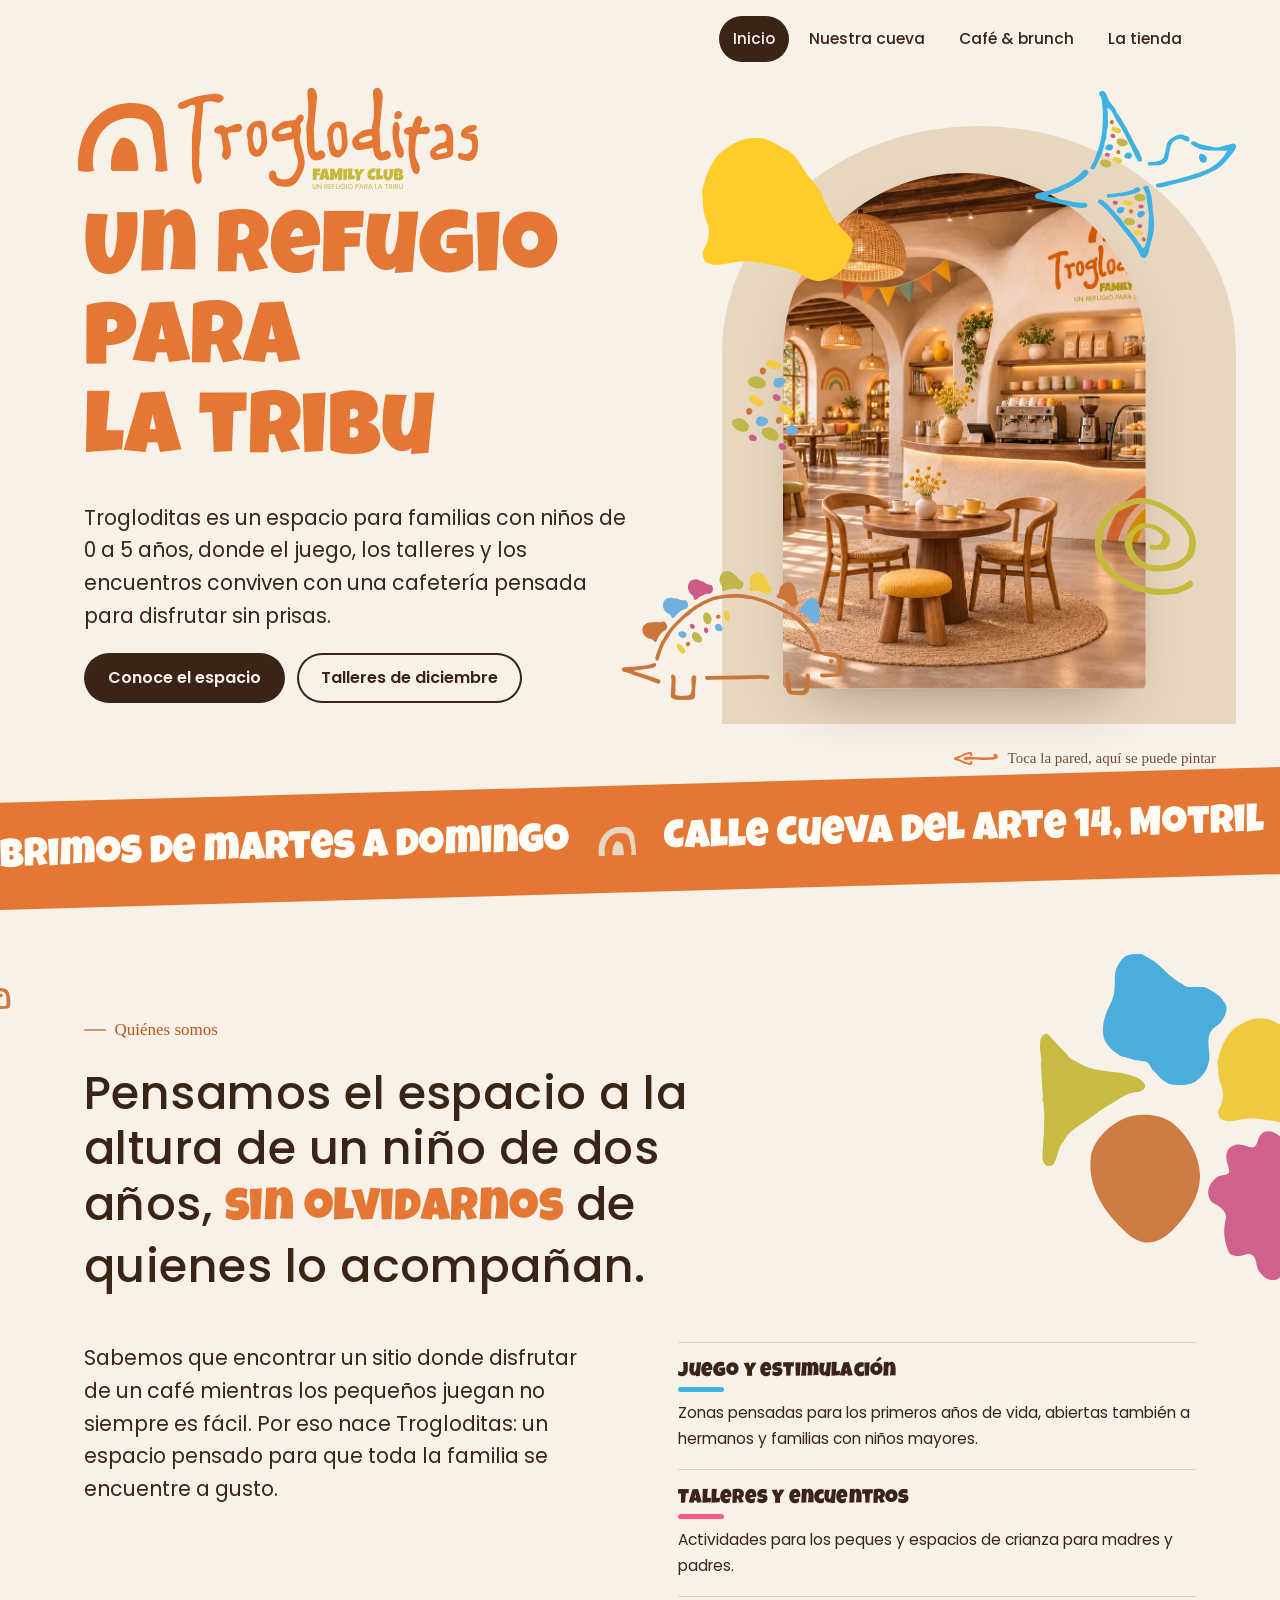
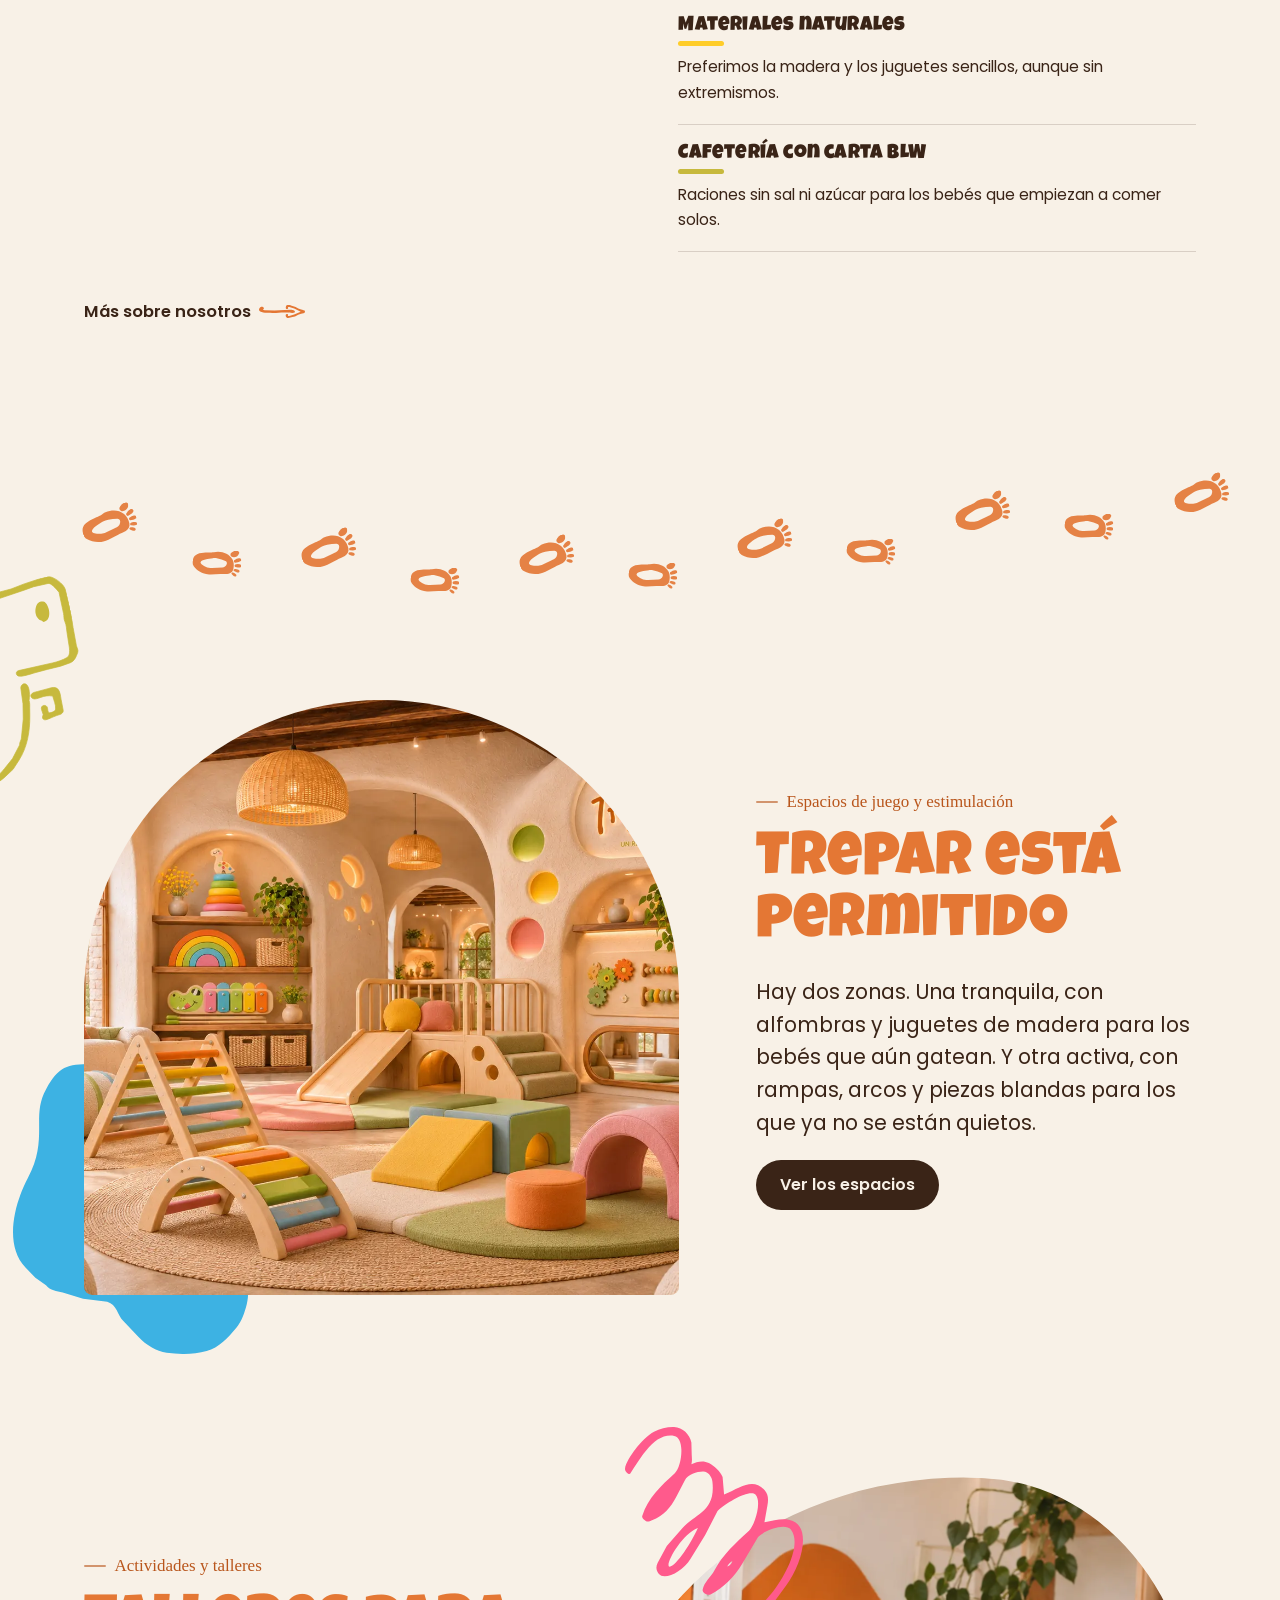
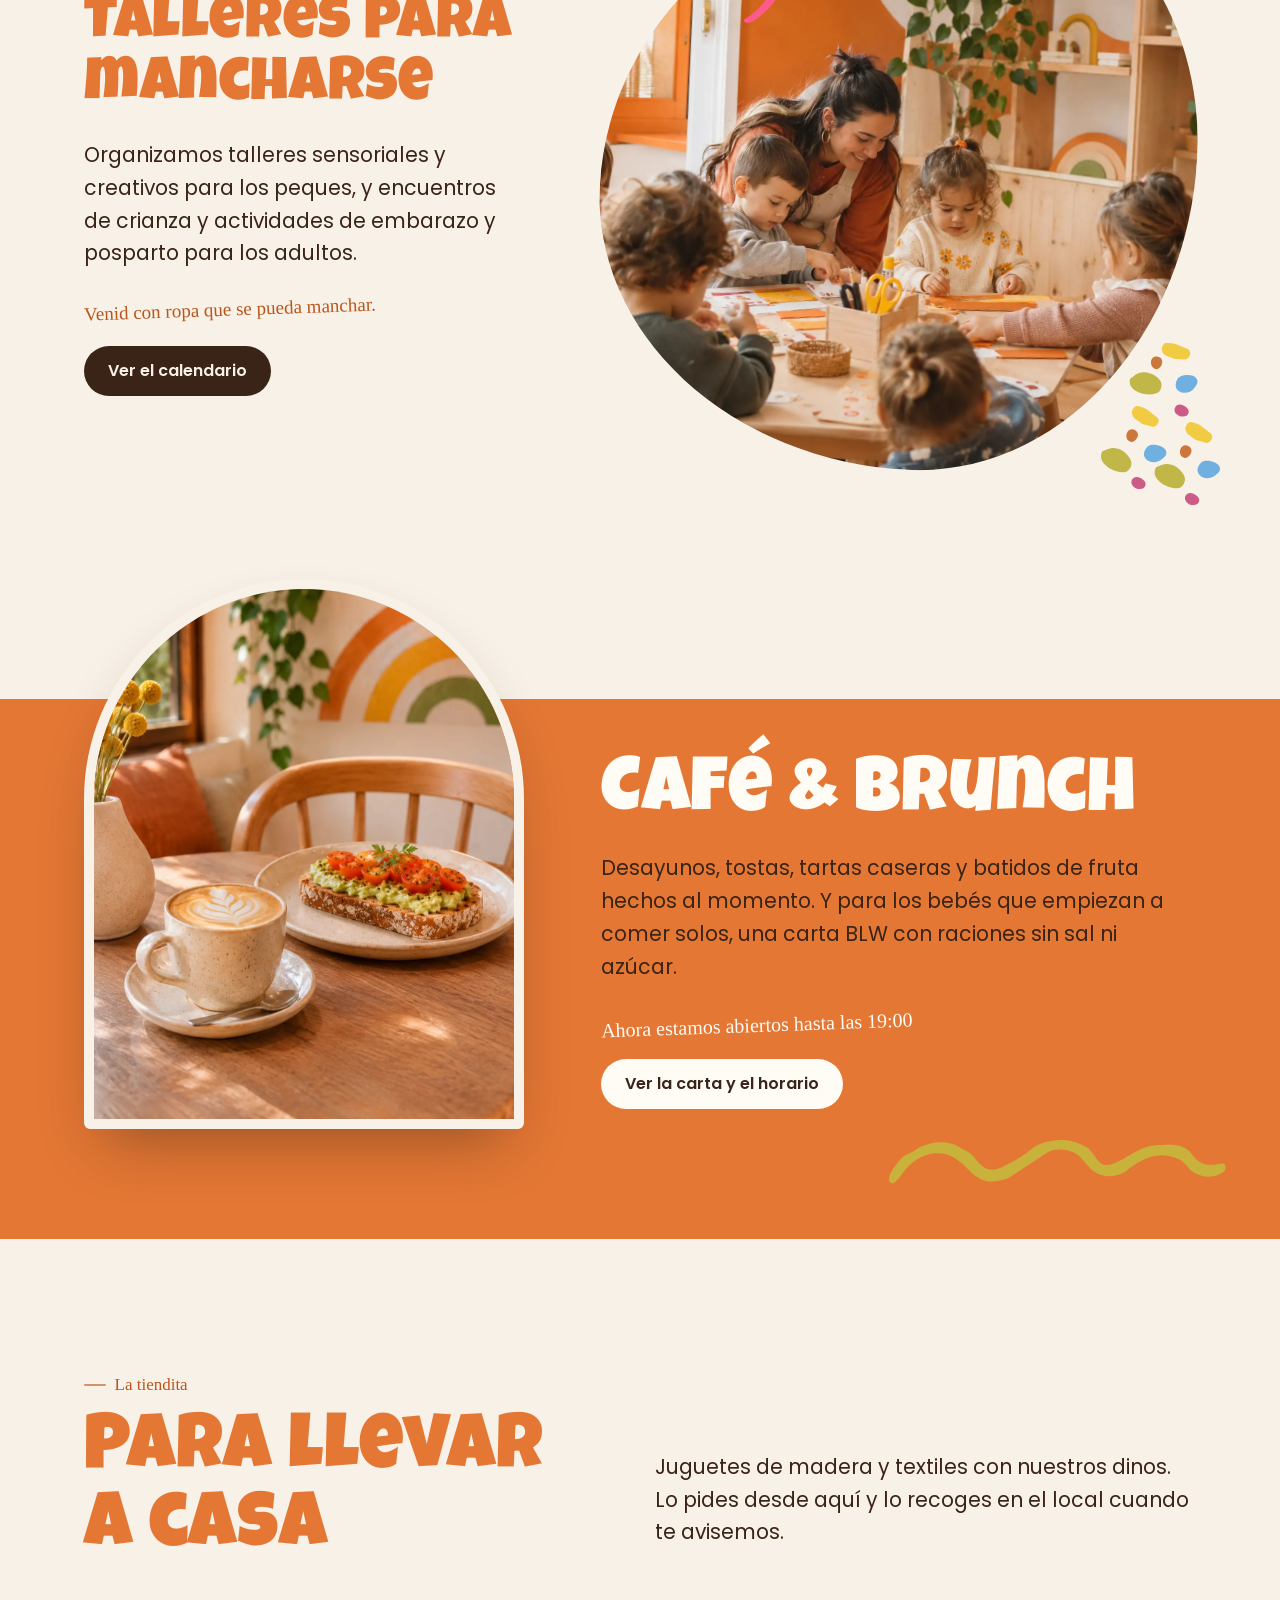
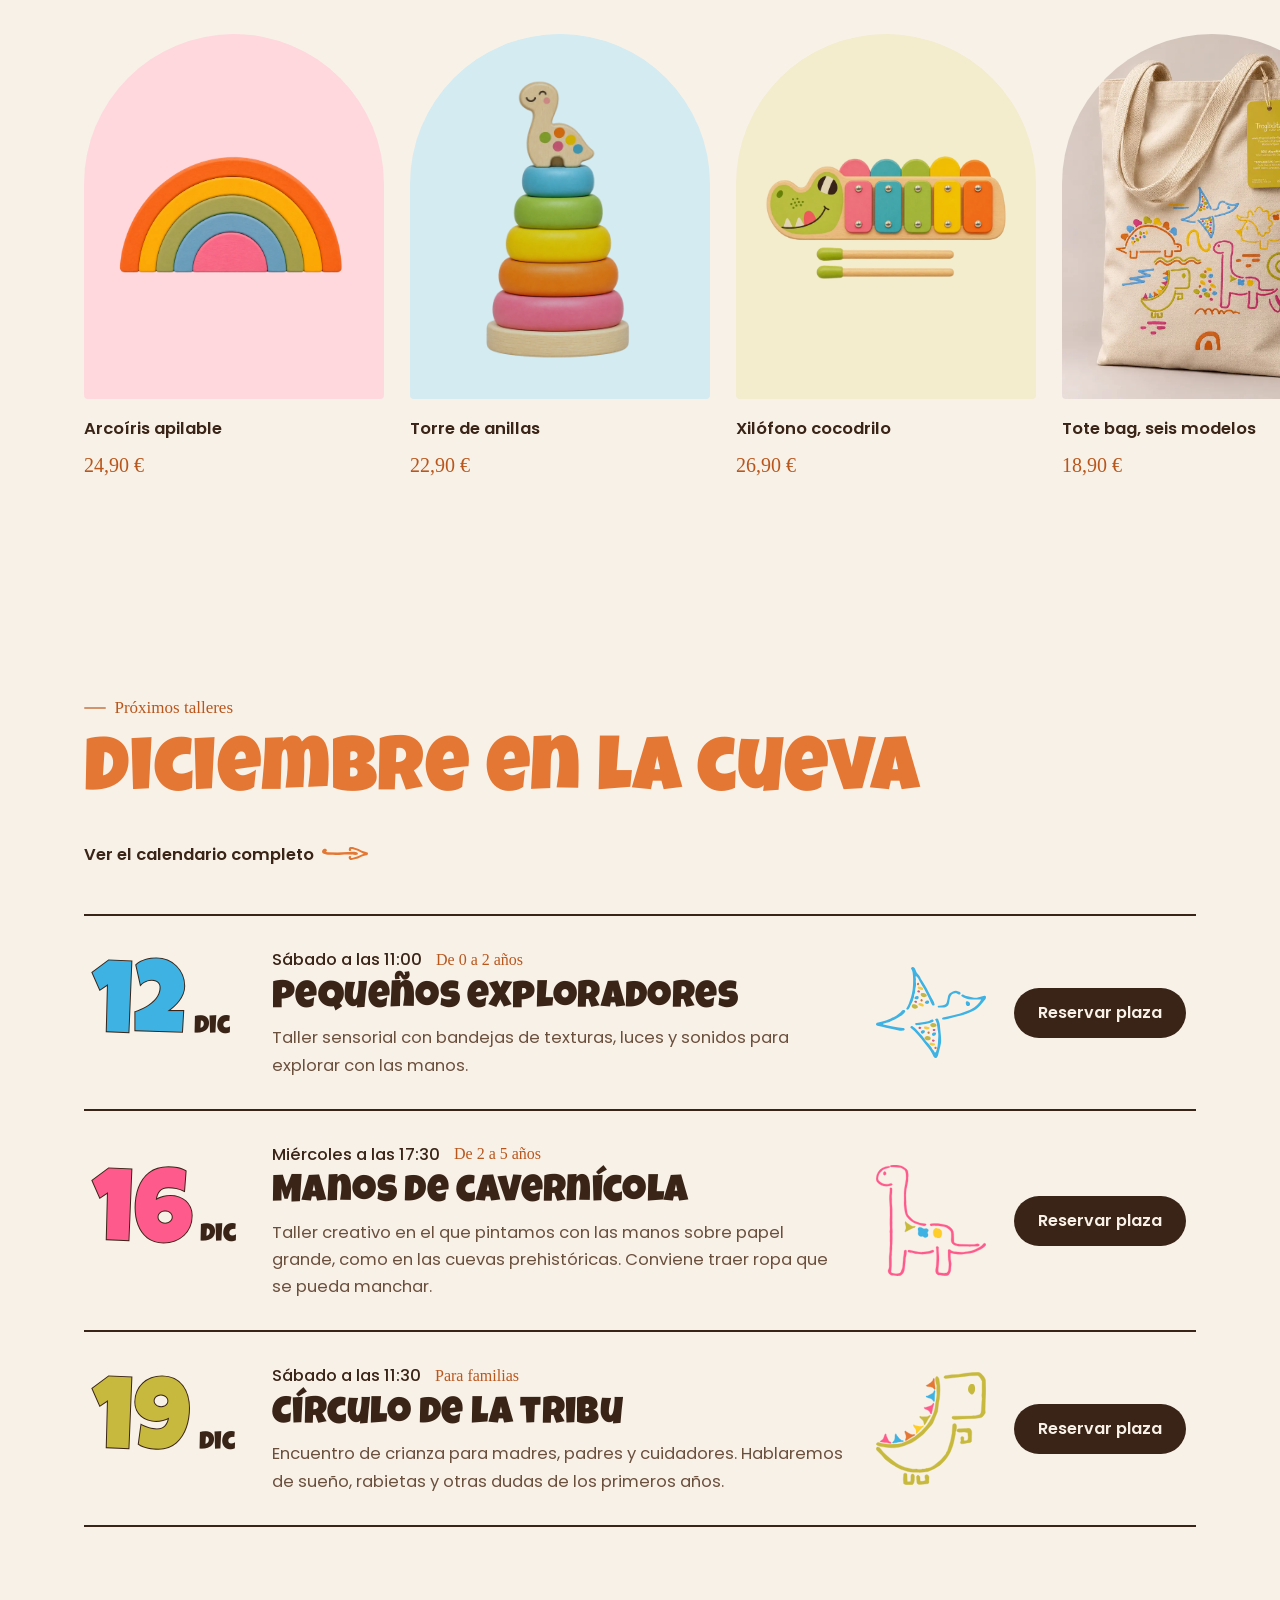
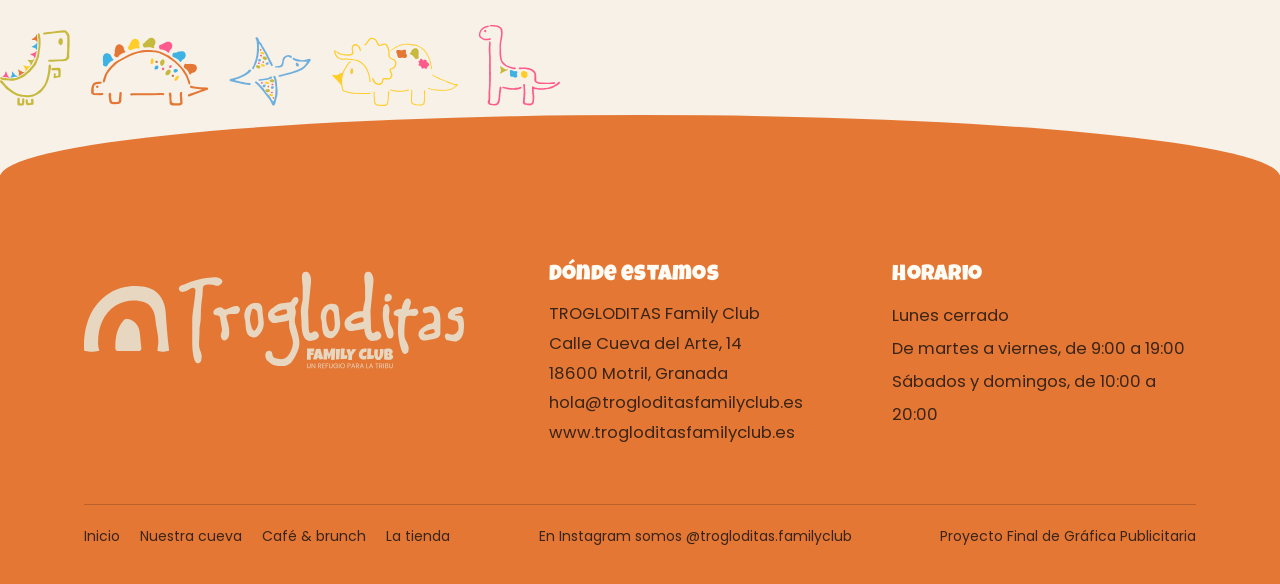
<file: trogloditas-github/index.html>
<!DOCTYPE html>
<html lang="es">
<head>
<meta charset="utf-8">
<meta name="viewport" content="width=device-width, initial-scale=1">
<title>Trogloditas Family Club, un refugio para la tribu</title>
<meta name="description" content="Cafetería con zona de juego, talleres y tienda para familias con peques de 0 a 5 años en Motril.">
<meta name="theme-color" content="#E47734">
<link rel="icon" href="assets/svg/isotipo.svg" type="image/svg+xml">
<link rel="preload" href="assets/fonts/LuckiestGuy-Regular.woff" as="font" type="font/woff" crossorigin>
<link rel="stylesheet" href="assets/css/site.css">
<link rel="stylesheet" href="assets/css/pages.css">
<script>document.documentElement.classList.add('js')</script>
</head>
<body class="is-home">
<a class="skip" href="#main">Saltar al contenido</a>
<div class="curtain" aria-hidden="true"><img src="assets/svg/isotipo-beige.svg" alt=""></div>
<header class="top">
  <div class="wrap top__in">
    <a class="top__logo" href="index.html" aria-label="Trogloditas Family Club, inicio"><img src="assets/svg/logo-horizontal.svg" alt="Trogloditas" width="300" height="70"></a>
    <nav class="nav" aria-label="Principal"><a href="index.html" aria-current="page">Inicio</a><a href="cueva.html">Nuestra cueva</a><a href="cafe.html">Café &amp; brunch</a><a href="tienda.html">La tienda</a></nav>
    <button class="burger" type="button" aria-expanded="false" aria-controls="menu" aria-label="Abrir menú"><span></span><span></span><span></span></button>
  </div>
</header>
<div class="menu" id="menu" role="dialog" aria-modal="true" aria-label="Menú" hidden>
  <button class="menu__close" type="button" aria-label="Cerrar menú">×</button>
  <nav aria-label="Menú móvil"><a href="index.html" aria-current="page">Inicio</a><a href="cueva.html">Nuestra cueva</a><a href="cafe.html">Café &amp; brunch</a><a href="tienda.html">La tienda</a></nav>
  <p class="menu__foot">Calle Cueva del Arte, 14, Motril<br>hola@trogloditasfamilyclub.es</p>
  <img class="menu__dino" src="assets/svg/dino-verde.svg" alt="">
</div>
<main id="main">

<!-- HERO: la pared de la cueva -->
<section class="hero" data-paint aria-labelledby="hero-t">
  <div class="wrap hero__grid">
    <div class="hero__text">
      <img class="hero__logo" src="assets/svg/logo-horizontal-completo.svg" alt="Trogloditas Family Club" width="520" height="150" data-reveal style="--d:.1s">
      <h1 id="hero-t" class="h-xl split-words" data-split>Un refugio para la tribu</h1>
      <p class="lead" data-reveal style="--d:.6s">Trogloditas es un espacio para familias con niños de 0 a 5 años, donde el juego, los talleres y los encuentros conviven con una cafetería pensada para disfrutar sin prisas.</p>
      <div class="hero__cta" data-reveal style="--d:.75s">
        <a class="btn" href="cueva.html">Conoce el espacio</a>
        <a class="btn btn--ghost" href="#talleres">Talleres de diciembre</a>
      </div>
    </div>
    <div class="hero__scene" aria-hidden="true">
      <div class="hero__wall"></div>
      <div class="arch hero__photo" data-reveal="arch"><img src="assets/img/local-cafeteria.webp" alt="" width="1448" height="1086"></div>
      <img class="deco hero__d1 float" data-depth="18" src="assets/svg/dino-naranja.svg" alt="" style="--r:-4deg">
      <img class="deco hero__d2 float" data-depth="-14" src="assets/svg/dino-azul.svg" alt="" style="--fd:-2s;--r:6deg">
      <img class="deco hero__m1" data-depth="8" src="assets/svg/mancha-amarillo.svg" alt="">
      <img class="deco hero__m2 spin" data-depth="-10" src="assets/svg/elemento-5.svg" alt="">
      <img class="deco hero__m3" data-depth="12" src="assets/svg/elemento-2.svg" alt="">
    </div>
  </div>
  <p class="hero__hint hand" aria-hidden="true"><img src="assets/svg/flecha.svg" alt=""> Toca la pared, aquí se puede pintar</p>
</section>

<div class="marquee" aria-hidden="true">
  <div class="marquee__track">
    <span>Abrimos de martes a domingo <img src="assets/svg/isotipo-beige.svg" alt=""> Calle Cueva del Arte 14, Motril <img src="assets/svg/isotipo-beige.svg" alt=""></span>
    <span>Abrimos de martes a domingo <img src="assets/svg/isotipo-beige.svg" alt=""> Calle Cueva del Arte 14, Motril <img src="assets/svg/isotipo-beige.svg" alt=""></span>
  </div>
</div>

<!-- QUIÉNES SOMOS -->
<section class="band about" aria-labelledby="about-t">
  <img class="deco about__walker" data-walk src="assets/svg/dino-naranja.svg" alt="">
  <img class="deco about__splash float" src="assets/svg/manchas-conjunto.svg" alt="" style="--r:-6deg">
  <div class="wrap">
    <p class="kicker">Quiénes somos</p>
    <h2 id="about-t" class="about__big" data-reveal>Pensamos el espacio a la altura de un niño de dos años, <em>sin olvidarnos</em> de quienes lo acompañan.</h2>
    <div class="about__grid">
      <p class="lead" data-reveal>Sabemos que encontrar un sitio donde disfrutar de un café mientras los pequeños juegan no siempre es fácil. Por eso nace Trogloditas: un espacio pensado para que toda la familia se encuentre a gusto.</p>
      <ul class="values" role="list">
        <li data-reveal style="--c:var(--azul)"><h3>Juego y estimulación</h3><p>Zonas pensadas para los primeros años de vida, abiertas también a hermanos y familias con niños mayores.</p></li>
        <li data-reveal style="--d:.1s;--c:var(--rosa)"><h3>Talleres y encuentros</h3><p>Actividades para los peques y espacios de crianza para madres y padres.</p></li>
        <li data-reveal style="--d:.2s;--c:var(--amarillo)"><h3>Materiales naturales</h3><p>Preferimos la madera y los juguetes sencillos, aunque sin extremismos.</p></li>
        <li data-reveal style="--d:.3s;--c:var(--oliva)"><h3>Cafetería con carta BLW</h3><p>Raciones sin sal ni azúcar para los bebés que empiezan a comer solos.</p></li>
      </ul>
    </div>
    <a class="link" href="cueva.html" data-reveal>Más sobre nosotros <img src="assets/svg/flecha.svg" alt=""></a>
  </div>
</section>

<div class="trail" data-trail aria-hidden="true"></div>

<!-- JUEGO -->
<section class="band feat feat--juego" aria-labelledby="juego-t">
  <div class="wrap feat__grid">
    <div class="feat__media">
      <img class="deco feat__mancha" src="assets/svg/mancha-azul.svg" alt="">
      <div class="arch feat__photo" data-reveal="arch"><img src="assets/img/local-juego.webp" alt="Zona de juego activo con rampas de madera, arcos y piezas blandas" width="1448" height="1086" loading="lazy"></div>
      <img class="deco feat__dino peek peek-l" data-peek src="assets/svg/dino-verde.svg" alt="">
    </div>
    <div class="feat__text">
      <p class="kicker">Espacios de juego y estimulación</p>
      <h2 id="juego-t" class="h-l" data-reveal>Trepar está permitido</h2>
      <p class="lead" data-reveal>Hay dos zonas. Una tranquila, con alfombras y juguetes de madera para los bebés que aún gatean. Y otra activa, con rampas, arcos y piezas blandas para los que ya no se están quietos.</p>
      <a class="btn" href="cueva.html#zonas" data-reveal>Ver los espacios</a>
    </div>
  </div>
</section>

<!-- TALLERES: titular arriba, foto y texto debajo -->
<section class="band feat feat--talleres" aria-labelledby="talleres-t">
  <div class="wrap">
    <div class="talleres__grid">
      <div class="feat__media">
        <img class="deco feat__scribble" src="assets/svg/elemento-3.svg" alt="">
        <div class="blob feat__photo" data-reveal="pop"><img src="assets/img/local-taller.webp" alt="Una monitora pinta con varios niños alrededor de una mesa" width="1254" height="1254" loading="lazy"></div>
        <img class="deco feat__dots float" src="assets/svg/elemento-2.svg" alt="">
      </div>
      <div class="talleres__text">
        <p class="kicker">Actividades y talleres</p>
        <h2 id="talleres-t" class="h-l talleres__title" data-reveal>Talleres para mancharse</h2>
        <p class="lead" data-reveal>Organizamos talleres sensoriales y creativos para los peques, y encuentros de crianza y actividades de embarazo y posparto para los adultos.</p>
        <p class="hand talleres__note" data-reveal>Venid con ropa que se pueda manchar.</p>
        <a class="btn" href="cueva.html#calendario" data-reveal>Ver el calendario</a>
      </div>
    </div>
  </div>
</section>

<!-- CAFÉ -->
<section class="cafe-band" aria-labelledby="cafe-t">
  <div class="wrap cafe-band__grid">
    <div class="arch cafe-band__photo" data-reveal="arch"><img src="assets/img/local-desayuno.webp" alt="Tostada de aguacate con salmón y un capuchino sobre una mesa de madera" width="1120" height="1400" loading="lazy"></div>
    <div class="cafe-band__text">
      <h2 id="cafe-t" class="h-l" data-reveal>Café &amp; brunch</h2>
      <p class="lead" data-reveal>Desayunos, tostas, tartas caseras y batidos de fruta hechos al momento. Y para los bebés que empiezan a comer solos, una carta BLW con raciones sin sal ni azúcar.</p>
      <p class="today hand" data-today data-reveal>Abrimos de martes a domingo</p>
      <a class="btn btn--light" href="cafe.html" data-reveal>Ver la carta y el horario</a>
    </div>
  </div>
  <img class="deco cafe-band__wave" src="assets/svg/elemento-9.svg" alt="">
</section>

<!-- TIENDA -->
<section class="band shelf" aria-labelledby="tienda-t">
  <div class="wrap shelf__head">
    <div>
      <p class="kicker">La tiendita</p>
      <h2 id="tienda-t" class="h-l" data-reveal>Para llevar a casa</h2>
    </div>
    <p class="lead" data-reveal>Juguetes de madera y textiles con nuestros dinos. Lo pides desde aquí y lo recoges en el local cuando te avisemos.</p>
  </div>
  <div class="shelf__rail" tabindex="0" aria-label="Productos destacados, desliza para ver más">
    <a class="shelf__item" href="tienda.html#arcoiris" style="--c:var(--rosa)"><span class="shelf__img"><img src="assets/img/arcoiris.webp" alt="" loading="lazy" width="1400" height="829"></span><span class="shelf__name">Arcoíris apilable</span><span class="hand shelf__price">24,90 €</span></a>
    <a class="shelf__item" href="tienda.html#torre" style="--c:var(--azul)"><span class="shelf__img"><img src="assets/img/torre.webp" alt="" loading="lazy" width="800" height="1400"></span><span class="shelf__name">Torre de anillas</span><span class="hand shelf__price">22,90 €</span></a>
    <a class="shelf__item" href="tienda.html#xilofono" style="--c:var(--oliva)"><span class="shelf__img"><img src="assets/img/xilofono.webp" alt="" loading="lazy" width="1400" height="793"></span><span class="shelf__name">Xilófono cocodrilo</span><span class="hand shelf__price">26,90 €</span></a>
    <a class="shelf__item shelf__item--photo" href="tienda.html#tote" style="--c:var(--amarillo)"><span class="shelf__img"><img src="assets/img/tote-tribu.webp" alt="" loading="lazy" width="1200" height="1200"></span><span class="shelf__name">Tote bag, seis modelos</span><span class="hand shelf__price">18,90 €</span></a>
    <a class="shelf__item shelf__item--photo" href="tienda.html#calcetines" style="--c:var(--naranja)"><span class="shelf__img"><img src="assets/img/calcetines.webp" alt="" loading="lazy" width="1200" height="1200"></span><span class="shelf__name">Calcetines antideslizantes</span><span class="hand shelf__price">9,90 €</span></a>
    <a class="shelf__more" href="tienda.html"><img src="assets/svg/dino-amarillo.svg" alt="" class="wiggle"><span>Ver toda la tienda</span></a>
  </div>
</section>

<!-- PRÓXIMOS TALLERES -->
<section class="band agenda" id="talleres" aria-labelledby="agenda-t">
  <div class="wrap">
    <div class="agenda__head">
      <div>
        <p class="kicker">Próximos talleres</p>
        <h2 id="agenda-t" class="h-l" data-reveal>Diciembre en la cueva</h2>
      </div>
      <a class="link" href="cueva.html#calendario">Ver el calendario completo <img src="assets/svg/flecha.svg" alt=""></a>
    </div>
    <div class="evs"><article class="ev" style="--c:var(--azul);--d:0.00s" data-reveal id="ev-pequenos-exploradores">
      <div class="ev__date"><span class="ev__day">12</span><span class="ev__mon">dic</span></div>
      <div class="ev__body"><p class="ev__meta"><span>Sábado a las 11:00</span><span class="ev__age hand">De 0 a 2 años</span></p>
        <h3>Pequeños exploradores</h3><p class="ev__kind">Taller sensorial con bandejas de texturas, luces y sonidos para explorar con las manos.</p></div>
      <img class="ev__dino" src="assets/svg/dino-azul.svg" alt="">
      <button class="btn ev__btn" type="button" data-reserve="pequenos-exploradores" aria-label="Reservar plaza en Pequeños exploradores, 12 de diciembre">Reservar plaza</button>
    </article>
<article class="ev" style="--c:var(--rosa);--d:0.12s" data-reveal id="ev-manos-de-cavernicola">
      <div class="ev__date"><span class="ev__day">16</span><span class="ev__mon">dic</span></div>
      <div class="ev__body"><p class="ev__meta"><span>Miércoles a las 17:30</span><span class="ev__age hand">De 2 a 5 años</span></p>
        <h3>Manos de cavernícola</h3><p class="ev__kind">Taller creativo en el que pintamos con las manos sobre papel grande, como en las cuevas prehistóricas. Conviene traer ropa que se pueda manchar.</p></div>
      <img class="ev__dino" src="assets/svg/dino-rosa.svg" alt="">
      <button class="btn ev__btn" type="button" data-reserve="manos-de-cavernicola" aria-label="Reservar plaza en Manos de cavernícola, 16 de diciembre">Reservar plaza</button>
    </article>
<article class="ev" style="--c:var(--oliva);--d:0.24s" data-reveal id="ev-circulo-de-la-tribu">
      <div class="ev__date"><span class="ev__day">19</span><span class="ev__mon">dic</span></div>
      <div class="ev__body"><p class="ev__meta"><span>Sábado a las 11:30</span><span class="ev__age hand">Para familias</span></p>
        <h3>Círculo de la tribu</h3><p class="ev__kind">Encuentro de crianza para madres, padres y cuidadores. Hablaremos de sueño, rabietas y otras dudas de los primeros años.</p></div>
      <img class="ev__dino" src="assets/svg/dino-verde.svg" alt="">
      <button class="btn ev__btn" type="button" data-reserve="circulo-de-la-tribu" aria-label="Reservar plaza en Círculo de la tribu, 19 de diciembre">Reservar plaza</button>
    </article></div>
  </div>
</section>

</main>
<footer class="foot">
  <img class="foot__dinos" src="assets/svg/dinos-conjunto.svg" alt="" aria-hidden="true">
  <div class="wrap">
    <div class="foot__grid">
      <div><img class="foot__logo" src="assets/svg/logo-horizontal-beige-completo.svg" alt="Trogloditas Family Club. Un refugio para la tribu" width="380" height="110"></div>
      <div>
        <h2>Dónde estamos</h2>
        <address>TROGLODITAS Family Club<br>Calle Cueva del Arte, 14<br>18600 Motril, Granada<br>
        <a href="mailto:hola@trogloditasfamilyclub.es">hola@trogloditasfamilyclub.es</a><br>
        <span>www.trogloditasfamilyclub.es</span></address>
      </div>
      <div>
        <h2>Horario</h2>
        <ul><li>Lunes cerrado</li><li>De martes a viernes, de 9:00 a 19:00</li><li>Sábados y domingos, de 10:00 a 20:00</li></ul>
      </div>
    </div>
    <div class="foot__bottom">
      <nav class="foot__nav" aria-label="Pie"><a href="index.html">Inicio</a><a href="cueva.html">Nuestra cueva</a><a href="cafe.html">Café &amp; brunch</a><a href="tienda.html">La tienda</a></nav>
      <span>En Instagram somos @trogloditas.familyclub</span>
      <span>Proyecto Final de Gráfica Publicitaria</span>
    </div>
  </div>
</footer>
<dialog class="modal" id="reserva" aria-labelledby="rs-t">
  <button class="modal__x" type="button" data-close aria-label="Cerrar">×</button>
  <div class="modal__head"><h2 id="rs-t">Reservar plaza</h2><p id="rs-sub"></p><img class="deco" id="rs-dino" src="assets/svg/dino-azul.svg" alt=""></div>
  <div class="modal__body">
    <form class="form" id="rs-form" novalidate>
      <div class="field full"><label for="rs-act">Actividad</label><select id="rs-act" name="actividad"><option value="pequenos-exploradores">Pequeños exploradores, sábado 12 de diciembre a las 11:00</option><option value="manos-de-cavernicola">Manos de cavernícola, miércoles 16 de diciembre a las 17:30</option><option value="circulo-de-la-tribu">Círculo de la tribu, sábado 19 de diciembre a las 11:30</option></select></div>
      <div class="field full"><label for="rs-name">Nombre de la persona adulta</label><input id="rs-name" name="nombre" autocomplete="name" required><p class="err">Escribe tu nombre.</p></div>
      <div class="field"><label for="rs-mail">Correo electrónico</label><input id="rs-mail" name="email" type="email" autocomplete="email" required><p class="err">Revisa el correo.</p></div>
      <div class="field"><label for="rs-tel">Teléfono</label><input id="rs-tel" name="telefono" type="tel" autocomplete="tel" required pattern="[0-9 +]{9,15}"><p class="err">Necesitamos un teléfono válido.</p></div>
      <div class="field"><label for="rs-kids">Peques</label><select id="rs-kids" name="peques"><option>1</option><option>2</option><option>3</option></select></div>
      <div class="field"><label for="rs-age">Edad de los peques</label><input id="rs-age" name="edades" placeholder="Por ejemplo, 18 meses" required><p class="err">Indica la edad.</p></div>
      <div class="field full"><label for="rs-com">¿Algo que debamos saber? <span class="muted">(opcional)</span></label><textarea id="rs-com" name="comentarios" placeholder="Por ejemplo, alergias o cualquier cosa que nos ayude"></textarea></div>
      <label class="check full"><input type="checkbox" required id="rs-ok"> <span>Acepto que Trogloditas use estos datos para gestionar mi reserva.</span></label>
      <p class="note full">Prototipo académico: esta reserva todavía no se envía a Trogloditas y no tiene coste.</p>
      <div class="full"><button class="btn" type="submit">Confirmar reserva</button></div>
    </form>
    <div class="done" id="rs-done" hidden aria-live="polite"></div>
  </div>
</dialog>
<script src="assets/js/site.js" defer></script>
</body>
</html>
</file>
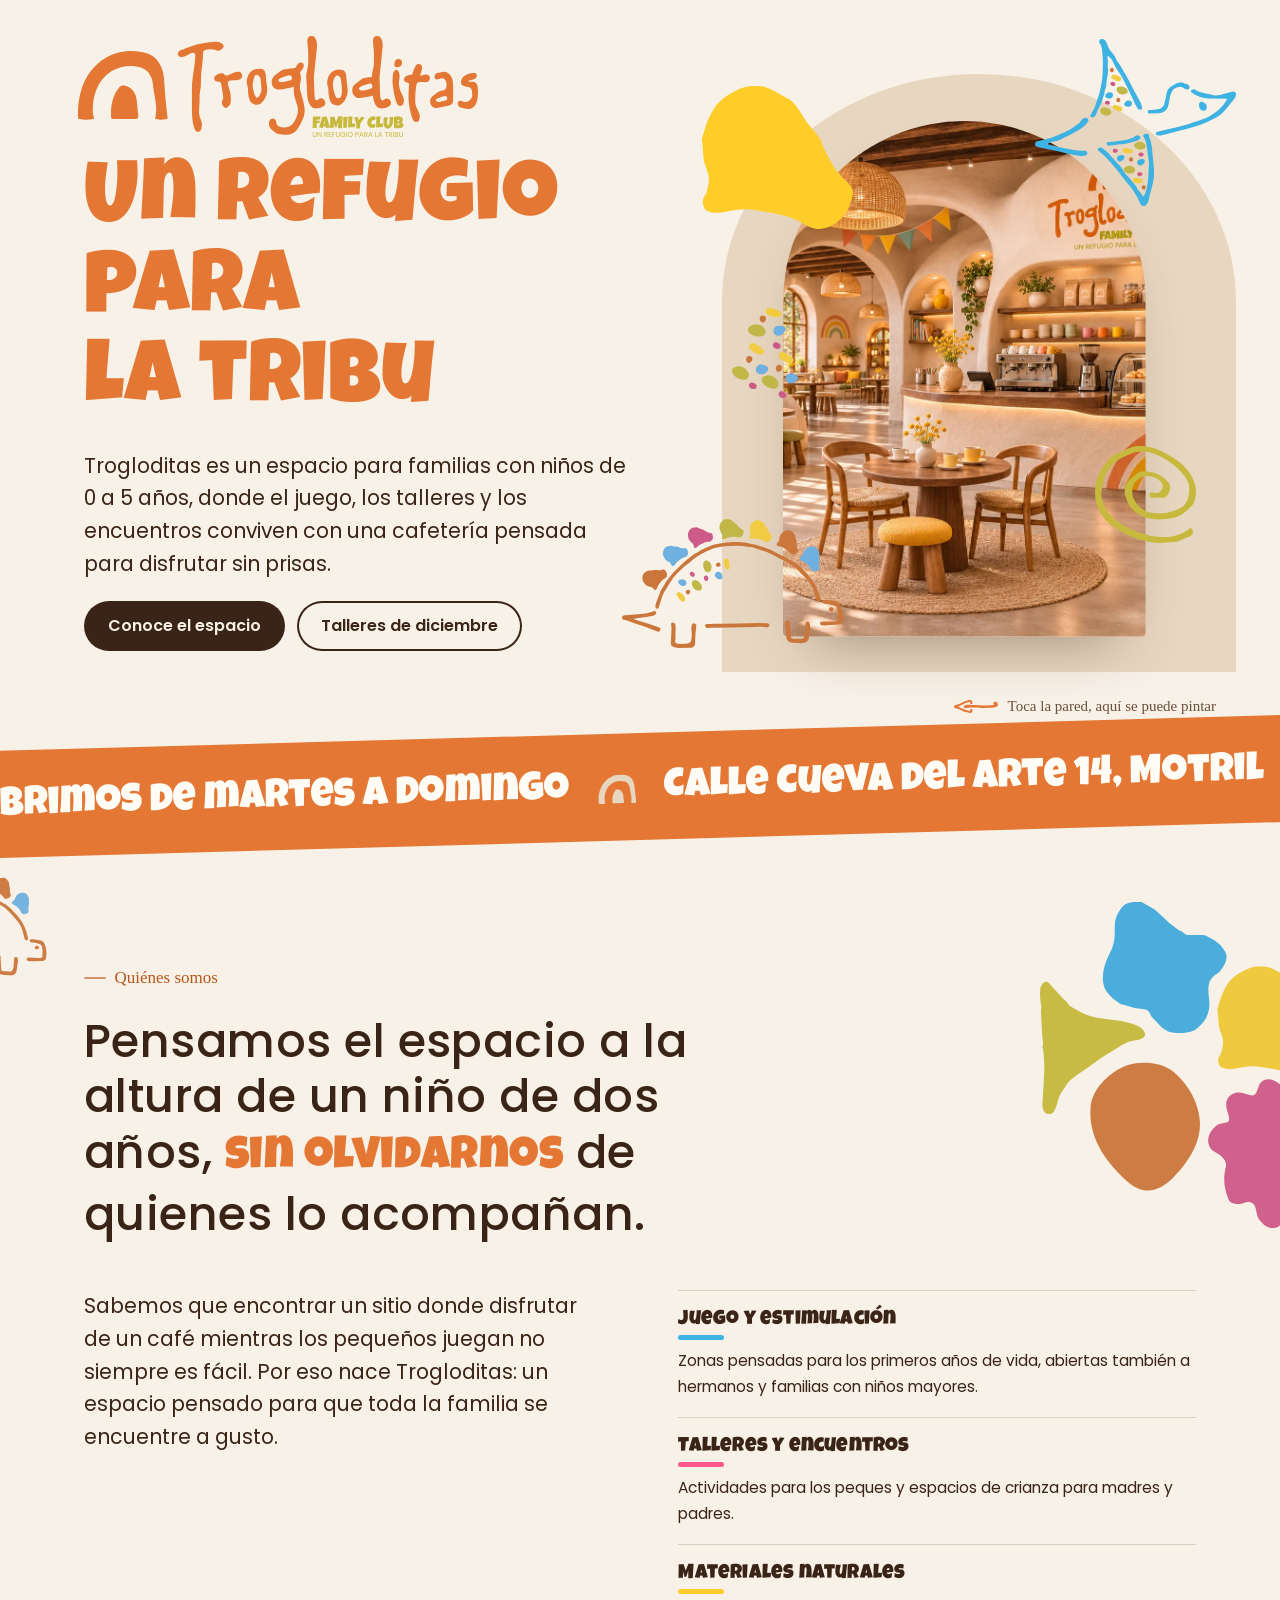
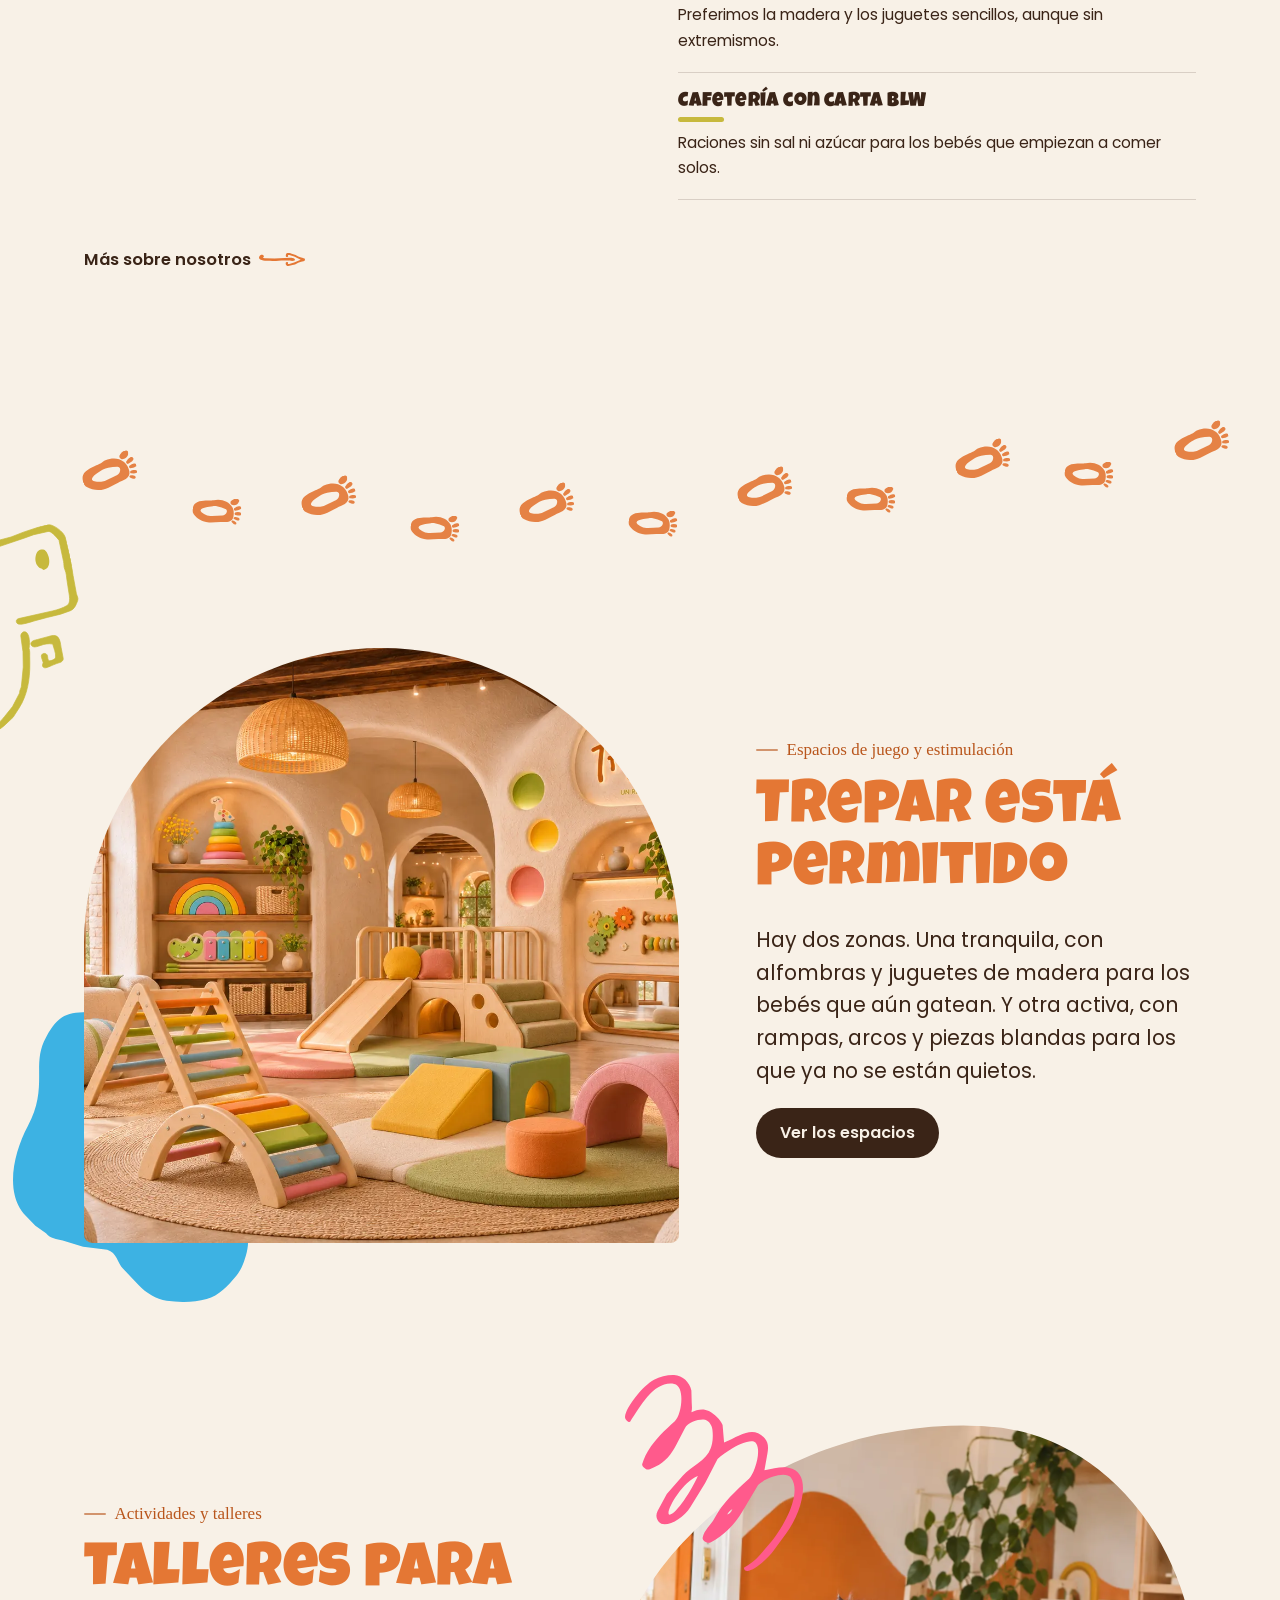
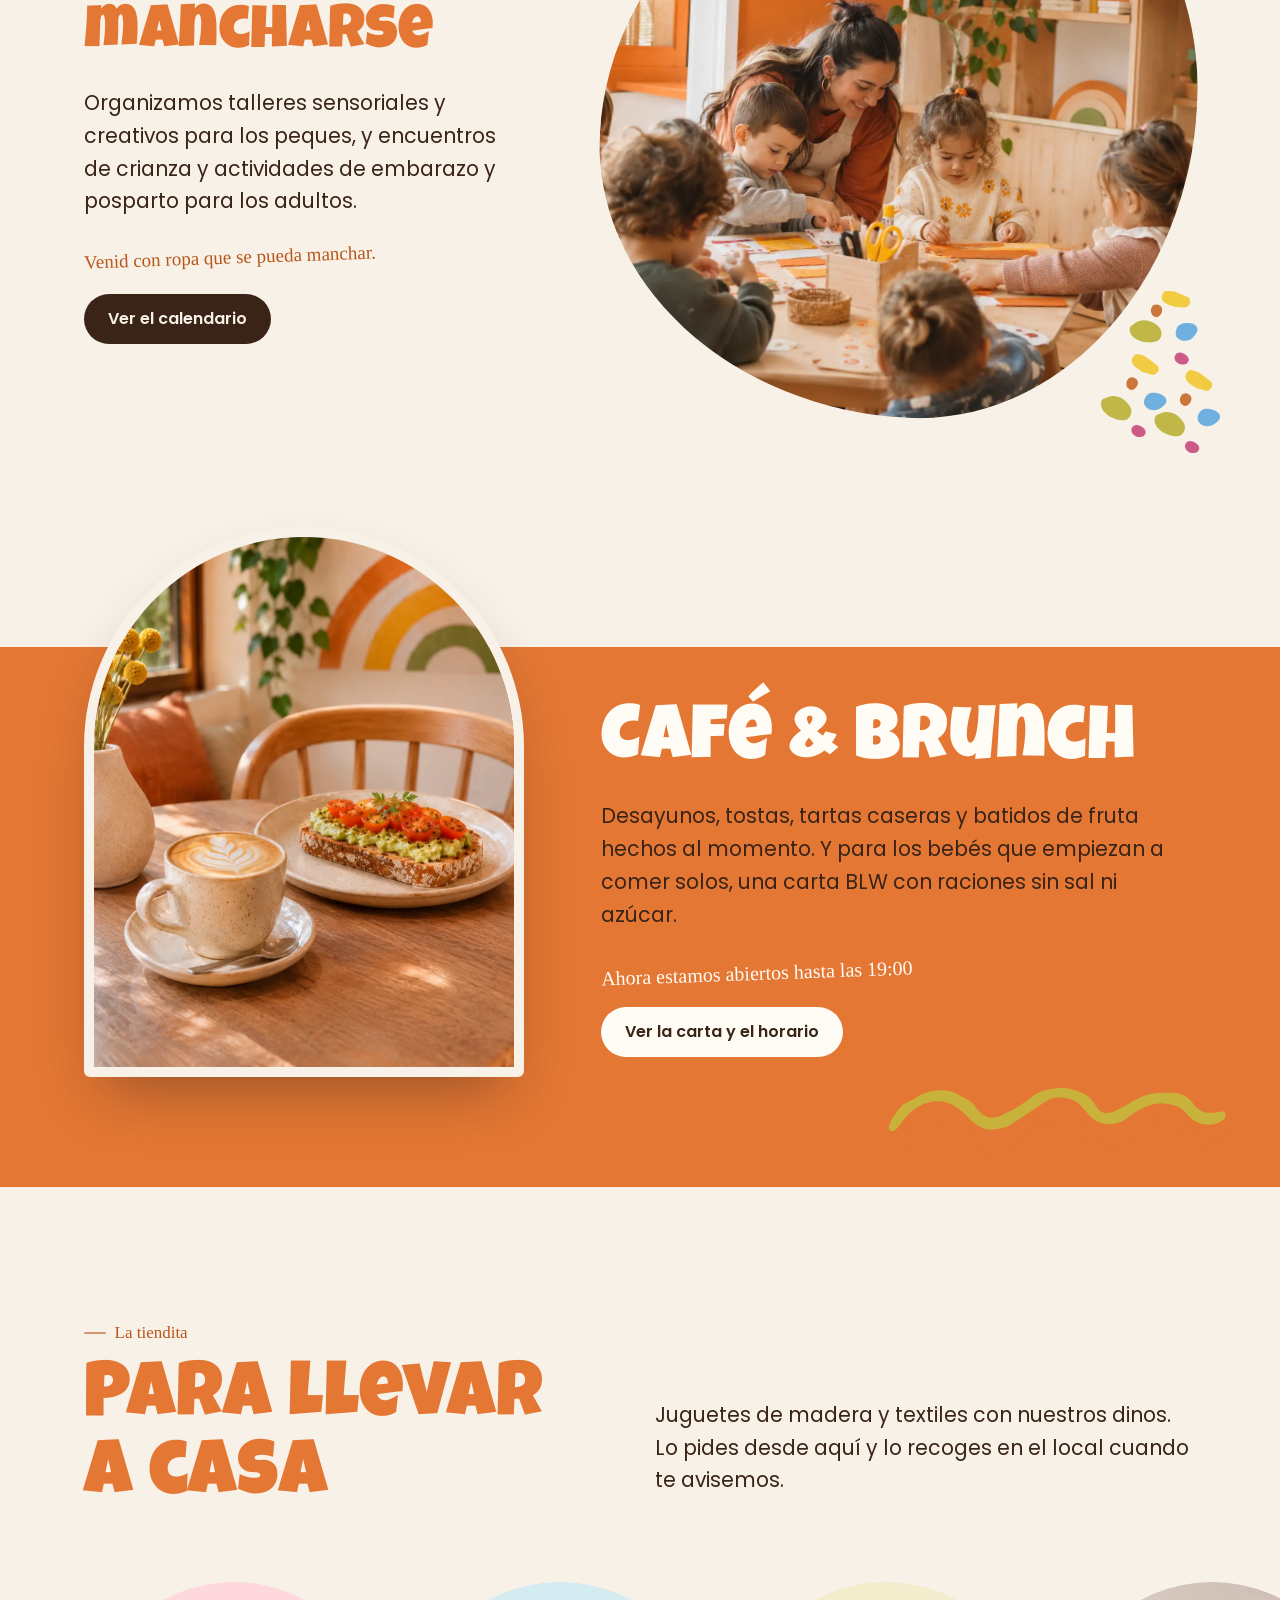
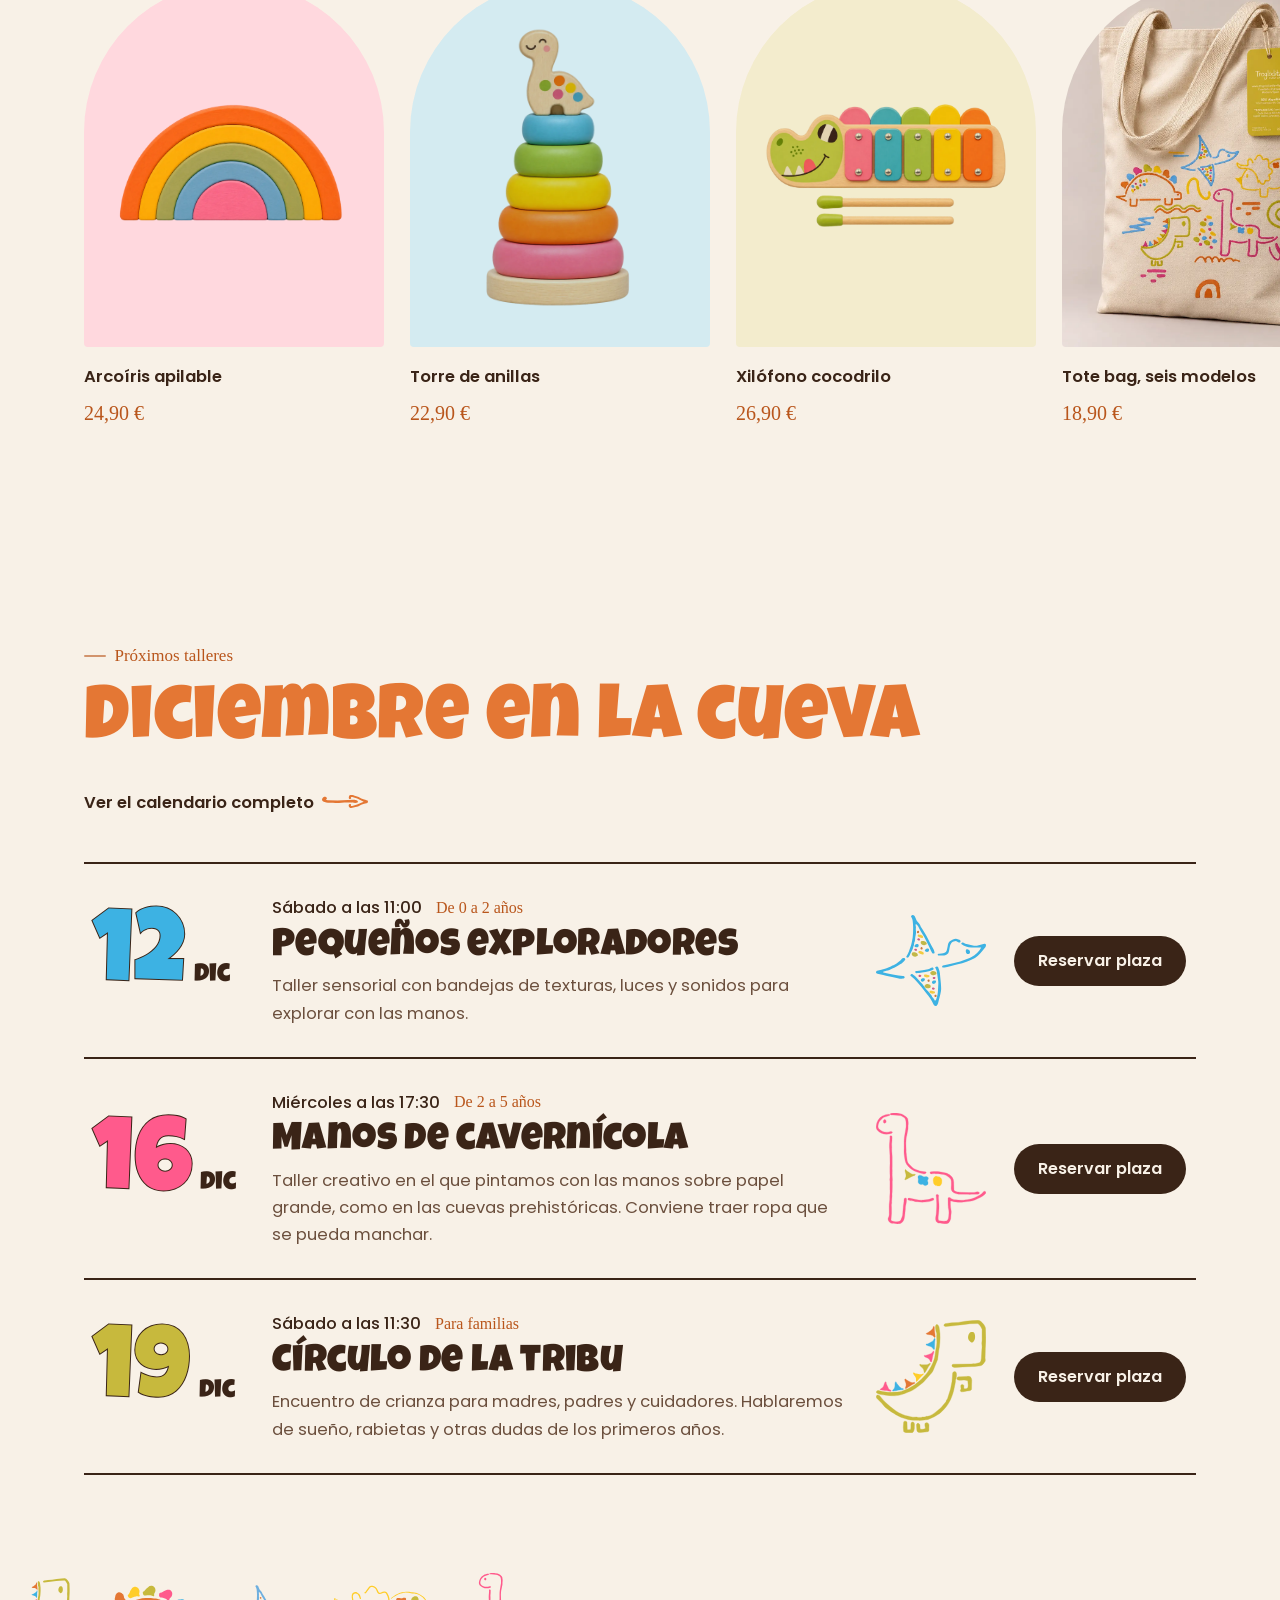
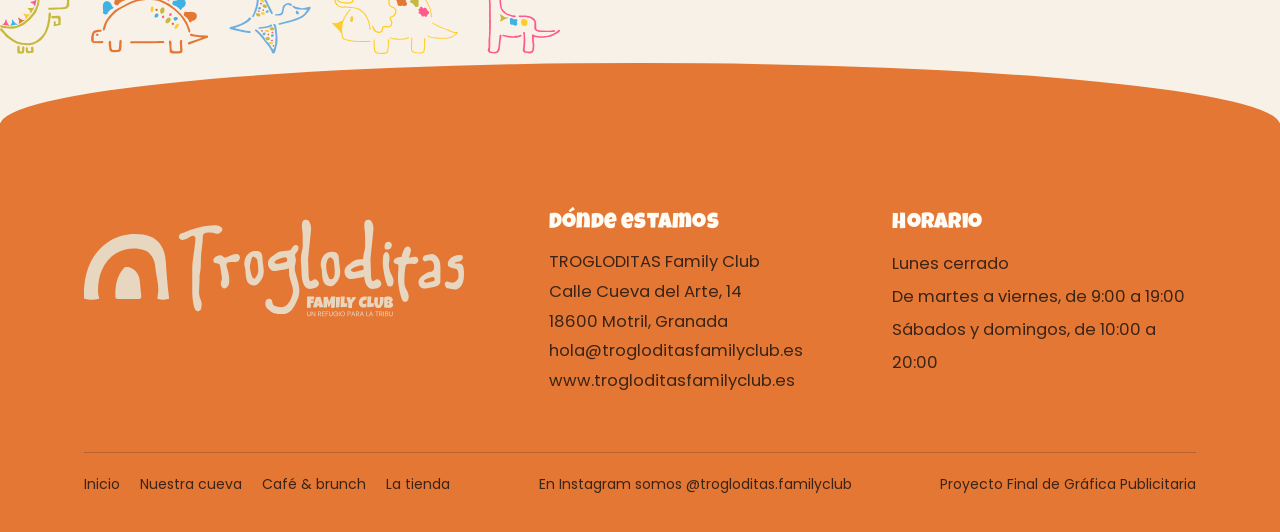
<file: trogloditas-github/sites/index.html>
<!DOCTYPE html>
<html lang="es">
<head>
<meta charset="utf-8">
<meta name="viewport" content="width=device-width, initial-scale=1">
<title>Trogloditas Family Club, un refugio para la tribu</title>
<meta name="description" content="Cafetería con zona de juego, talleres y tienda para familias con peques de 0 a 5 años en Motril.">
<meta name="theme-color" content="#E47734">
<link rel="icon" href="../assets/svg/isotipo.svg" type="image/svg+xml">
<link rel="preload" href="../assets/fonts/LuckiestGuy-Regular.woff" as="font" type="font/woff" crossorigin>
<link rel="stylesheet" href="../assets/css/site.css">
<link rel="stylesheet" href="../assets/css/pages.css">
<script>document.documentElement.classList.add('js')</script>
</head>
<body class="is-home is-embed">
<a class="skip" href="#main">Saltar al contenido</a>
<div class="curtain" aria-hidden="true"><img src="../assets/svg/isotipo-beige.svg" alt=""></div>
<header class="top">
  <div class="wrap top__in">
    <a class="top__logo" href="index.html" aria-label="Trogloditas Family Club, inicio"><img src="../assets/svg/logo-horizontal.svg" alt="Trogloditas" width="300" height="70"></a>
    <nav class="nav" aria-label="Principal"><a href="index.html" aria-current="page">Inicio</a><a href="cueva.html">Nuestra cueva</a><a href="cafe.html">Café &amp; brunch</a><a href="tienda.html">La tienda</a></nav>
    <button class="burger" type="button" aria-expanded="false" aria-controls="menu" aria-label="Abrir menú"><span></span><span></span><span></span></button>
  </div>
</header>
<div class="menu" id="menu" role="dialog" aria-modal="true" aria-label="Menú" hidden>
  <button class="menu__close" type="button" aria-label="Cerrar menú">×</button>
  <nav aria-label="Menú móvil"><a href="index.html" aria-current="page">Inicio</a><a href="cueva.html">Nuestra cueva</a><a href="cafe.html">Café &amp; brunch</a><a href="tienda.html">La tienda</a></nav>
  <p class="menu__foot">Calle Cueva del Arte, 14, Motril<br>hola@trogloditasfamilyclub.es</p>
  <img class="menu__dino" src="../assets/svg/dino-verde.svg" alt="">
</div>
<main id="main">

<!-- HERO: la pared de la cueva -->
<section class="hero" data-paint aria-labelledby="hero-t">
  <div class="wrap hero__grid">
    <div class="hero__text">
      <img class="hero__logo" src="../assets/svg/logo-horizontal-completo.svg" alt="Trogloditas Family Club" width="520" height="150" data-reveal style="--d:.1s">
      <h1 id="hero-t" class="h-xl split-words" data-split>Un refugio para la tribu</h1>
      <p class="lead" data-reveal style="--d:.6s">Trogloditas es un espacio para familias con niños de 0 a 5 años, donde el juego, los talleres y los encuentros conviven con una cafetería pensada para disfrutar sin prisas.</p>
      <div class="hero__cta" data-reveal style="--d:.75s">
        <a class="btn" href="cueva.html">Conoce el espacio</a>
        <a class="btn btn--ghost" href="#talleres">Talleres de diciembre</a>
      </div>
    </div>
    <div class="hero__scene" aria-hidden="true">
      <div class="hero__wall"></div>
      <div class="arch hero__photo" data-reveal="arch"><img src="../assets/img/local-cafeteria.webp" alt="" width="1448" height="1086"></div>
      <img class="deco hero__d1 float" data-depth="18" src="../assets/svg/dino-naranja.svg" alt="" style="--r:-4deg">
      <img class="deco hero__d2 float" data-depth="-14" src="../assets/svg/dino-azul.svg" alt="" style="--fd:-2s;--r:6deg">
      <img class="deco hero__m1" data-depth="8" src="../assets/svg/mancha-amarillo.svg" alt="">
      <img class="deco hero__m2 spin" data-depth="-10" src="../assets/svg/elemento-5.svg" alt="">
      <img class="deco hero__m3" data-depth="12" src="../assets/svg/elemento-2.svg" alt="">
    </div>
  </div>
  <p class="hero__hint hand" aria-hidden="true"><img src="../assets/svg/flecha.svg" alt=""> Toca la pared, aquí se puede pintar</p>
</section>

<div class="marquee" aria-hidden="true">
  <div class="marquee__track">
    <span>Abrimos de martes a domingo <img src="../assets/svg/isotipo-beige.svg" alt=""> Calle Cueva del Arte 14, Motril <img src="../assets/svg/isotipo-beige.svg" alt=""></span>
    <span>Abrimos de martes a domingo <img src="../assets/svg/isotipo-beige.svg" alt=""> Calle Cueva del Arte 14, Motril <img src="../assets/svg/isotipo-beige.svg" alt=""></span>
  </div>
</div>

<!-- QUIÉNES SOMOS -->
<section class="band about" aria-labelledby="about-t">
  <img class="deco about__walker" data-walk src="../assets/svg/dino-naranja.svg" alt="">
  <img class="deco about__splash float" src="../assets/svg/manchas-conjunto.svg" alt="" style="--r:-6deg">
  <div class="wrap">
    <p class="kicker">Quiénes somos</p>
    <h2 id="about-t" class="about__big" data-reveal>Pensamos el espacio a la altura de un niño de dos años, <em>sin olvidarnos</em> de quienes lo acompañan.</h2>
    <div class="about__grid">
      <p class="lead" data-reveal>Sabemos que encontrar un sitio donde disfrutar de un café mientras los pequeños juegan no siempre es fácil. Por eso nace Trogloditas: un espacio pensado para que toda la familia se encuentre a gusto.</p>
      <ul class="values" role="list">
        <li data-reveal style="--c:var(--azul)"><h3>Juego y estimulación</h3><p>Zonas pensadas para los primeros años de vida, abiertas también a hermanos y familias con niños mayores.</p></li>
        <li data-reveal style="--d:.1s;--c:var(--rosa)"><h3>Talleres y encuentros</h3><p>Actividades para los peques y espacios de crianza para madres y padres.</p></li>
        <li data-reveal style="--d:.2s;--c:var(--amarillo)"><h3>Materiales naturales</h3><p>Preferimos la madera y los juguetes sencillos, aunque sin extremismos.</p></li>
        <li data-reveal style="--d:.3s;--c:var(--oliva)"><h3>Cafetería con carta BLW</h3><p>Raciones sin sal ni azúcar para los bebés que empiezan a comer solos.</p></li>
      </ul>
    </div>
    <a class="link" href="cueva.html" data-reveal>Más sobre nosotros <img src="../assets/svg/flecha.svg" alt=""></a>
  </div>
</section>

<div class="trail" data-trail aria-hidden="true"></div>

<!-- JUEGO -->
<section class="band feat feat--juego" aria-labelledby="juego-t">
  <div class="wrap feat__grid">
    <div class="feat__media">
      <img class="deco feat__mancha" src="../assets/svg/mancha-azul.svg" alt="">
      <div class="arch feat__photo" data-reveal="arch"><img src="../assets/img/local-juego.webp" alt="Zona de juego activo con rampas de madera, arcos y piezas blandas" width="1448" height="1086" loading="lazy"></div>
      <img class="deco feat__dino peek peek-l" data-peek src="../assets/svg/dino-verde.svg" alt="">
    </div>
    <div class="feat__text">
      <p class="kicker">Espacios de juego y estimulación</p>
      <h2 id="juego-t" class="h-l" data-reveal>Trepar está permitido</h2>
      <p class="lead" data-reveal>Hay dos zonas. Una tranquila, con alfombras y juguetes de madera para los bebés que aún gatean. Y otra activa, con rampas, arcos y piezas blandas para los que ya no se están quietos.</p>
      <a class="btn" href="cueva.html#zonas" data-reveal>Ver los espacios</a>
    </div>
  </div>
</section>

<!-- TALLERES: titular arriba, foto y texto debajo -->
<section class="band feat feat--talleres" aria-labelledby="talleres-t">
  <div class="wrap">
    <div class="talleres__grid">
      <div class="feat__media">
        <img class="deco feat__scribble" src="../assets/svg/elemento-3.svg" alt="">
        <div class="blob feat__photo" data-reveal="pop"><img src="../assets/img/local-taller.webp" alt="Una monitora pinta con varios niños alrededor de una mesa" width="1254" height="1254" loading="lazy"></div>
        <img class="deco feat__dots float" src="../assets/svg/elemento-2.svg" alt="">
      </div>
      <div class="talleres__text">
        <p class="kicker">Actividades y talleres</p>
        <h2 id="talleres-t" class="h-l talleres__title" data-reveal>Talleres para mancharse</h2>
        <p class="lead" data-reveal>Organizamos talleres sensoriales y creativos para los peques, y encuentros de crianza y actividades de embarazo y posparto para los adultos.</p>
        <p class="hand talleres__note" data-reveal>Venid con ropa que se pueda manchar.</p>
        <a class="btn" href="cueva.html#calendario" data-reveal>Ver el calendario</a>
      </div>
    </div>
  </div>
</section>

<!-- CAFÉ -->
<section class="cafe-band" aria-labelledby="cafe-t">
  <div class="wrap cafe-band__grid">
    <div class="arch cafe-band__photo" data-reveal="arch"><img src="../assets/img/local-desayuno.webp" alt="Tostada de aguacate con salmón y un capuchino sobre una mesa de madera" width="1120" height="1400" loading="lazy"></div>
    <div class="cafe-band__text">
      <h2 id="cafe-t" class="h-l" data-reveal>Café &amp; brunch</h2>
      <p class="lead" data-reveal>Desayunos, tostas, tartas caseras y batidos de fruta hechos al momento. Y para los bebés que empiezan a comer solos, una carta BLW con raciones sin sal ni azúcar.</p>
      <p class="today hand" data-today data-reveal>Abrimos de martes a domingo</p>
      <a class="btn btn--light" href="cafe.html" data-reveal>Ver la carta y el horario</a>
    </div>
  </div>
  <img class="deco cafe-band__wave" src="../assets/svg/elemento-9.svg" alt="">
</section>

<!-- TIENDA -->
<section class="band shelf" aria-labelledby="tienda-t">
  <div class="wrap shelf__head">
    <div>
      <p class="kicker">La tiendita</p>
      <h2 id="tienda-t" class="h-l" data-reveal>Para llevar a casa</h2>
    </div>
    <p class="lead" data-reveal>Juguetes de madera y textiles con nuestros dinos. Lo pides desde aquí y lo recoges en el local cuando te avisemos.</p>
  </div>
  <div class="shelf__rail" tabindex="0" aria-label="Productos destacados, desliza para ver más">
    <a class="shelf__item" href="tienda.html#arcoiris" style="--c:var(--rosa)"><span class="shelf__img"><img src="../assets/img/arcoiris.webp" alt="" loading="lazy" width="1400" height="829"></span><span class="shelf__name">Arcoíris apilable</span><span class="hand shelf__price">24,90 €</span></a>
    <a class="shelf__item" href="tienda.html#torre" style="--c:var(--azul)"><span class="shelf__img"><img src="../assets/img/torre.webp" alt="" loading="lazy" width="800" height="1400"></span><span class="shelf__name">Torre de anillas</span><span class="hand shelf__price">22,90 €</span></a>
    <a class="shelf__item" href="tienda.html#xilofono" style="--c:var(--oliva)"><span class="shelf__img"><img src="../assets/img/xilofono.webp" alt="" loading="lazy" width="1400" height="793"></span><span class="shelf__name">Xilófono cocodrilo</span><span class="hand shelf__price">26,90 €</span></a>
    <a class="shelf__item shelf__item--photo" href="tienda.html#tote" style="--c:var(--amarillo)"><span class="shelf__img"><img src="../assets/img/tote-tribu.webp" alt="" loading="lazy" width="1200" height="1200"></span><span class="shelf__name">Tote bag, seis modelos</span><span class="hand shelf__price">18,90 €</span></a>
    <a class="shelf__item shelf__item--photo" href="tienda.html#calcetines" style="--c:var(--naranja)"><span class="shelf__img"><img src="../assets/img/calcetines.webp" alt="" loading="lazy" width="1200" height="1200"></span><span class="shelf__name">Calcetines antideslizantes</span><span class="hand shelf__price">9,90 €</span></a>
    <a class="shelf__more" href="tienda.html"><img src="../assets/svg/dino-amarillo.svg" alt="" class="wiggle"><span>Ver toda la tienda</span></a>
  </div>
</section>

<!-- PRÓXIMOS TALLERES -->
<section class="band agenda" id="talleres" aria-labelledby="agenda-t">
  <div class="wrap">
    <div class="agenda__head">
      <div>
        <p class="kicker">Próximos talleres</p>
        <h2 id="agenda-t" class="h-l" data-reveal>Diciembre en la cueva</h2>
      </div>
      <a class="link" href="cueva.html#calendario">Ver el calendario completo <img src="../assets/svg/flecha.svg" alt=""></a>
    </div>
    <div class="evs"><article class="ev" style="--c:var(--azul);--d:0.00s" data-reveal id="ev-pequenos-exploradores">
      <div class="ev__date"><span class="ev__day">12</span><span class="ev__mon">dic</span></div>
      <div class="ev__body"><p class="ev__meta"><span>Sábado a las 11:00</span><span class="ev__age hand">De 0 a 2 años</span></p>
        <h3>Pequeños exploradores</h3><p class="ev__kind">Taller sensorial con bandejas de texturas, luces y sonidos para explorar con las manos.</p></div>
      <img class="ev__dino" src="../assets/svg/dino-azul.svg" alt="">
      <button class="btn ev__btn" type="button" data-reserve="pequenos-exploradores" aria-label="Reservar plaza en Pequeños exploradores, 12 de diciembre">Reservar plaza</button>
    </article>
<article class="ev" style="--c:var(--rosa);--d:0.12s" data-reveal id="ev-manos-de-cavernicola">
      <div class="ev__date"><span class="ev__day">16</span><span class="ev__mon">dic</span></div>
      <div class="ev__body"><p class="ev__meta"><span>Miércoles a las 17:30</span><span class="ev__age hand">De 2 a 5 años</span></p>
        <h3>Manos de cavernícola</h3><p class="ev__kind">Taller creativo en el que pintamos con las manos sobre papel grande, como en las cuevas prehistóricas. Conviene traer ropa que se pueda manchar.</p></div>
      <img class="ev__dino" src="../assets/svg/dino-rosa.svg" alt="">
      <button class="btn ev__btn" type="button" data-reserve="manos-de-cavernicola" aria-label="Reservar plaza en Manos de cavernícola, 16 de diciembre">Reservar plaza</button>
    </article>
<article class="ev" style="--c:var(--oliva);--d:0.24s" data-reveal id="ev-circulo-de-la-tribu">
      <div class="ev__date"><span class="ev__day">19</span><span class="ev__mon">dic</span></div>
      <div class="ev__body"><p class="ev__meta"><span>Sábado a las 11:30</span><span class="ev__age hand">Para familias</span></p>
        <h3>Círculo de la tribu</h3><p class="ev__kind">Encuentro de crianza para madres, padres y cuidadores. Hablaremos de sueño, rabietas y otras dudas de los primeros años.</p></div>
      <img class="ev__dino" src="../assets/svg/dino-verde.svg" alt="">
      <button class="btn ev__btn" type="button" data-reserve="circulo-de-la-tribu" aria-label="Reservar plaza en Círculo de la tribu, 19 de diciembre">Reservar plaza</button>
    </article></div>
  </div>
</section>

</main>
<footer class="foot">
  <img class="foot__dinos" src="../assets/svg/dinos-conjunto.svg" alt="" aria-hidden="true">
  <div class="wrap">
    <div class="foot__grid">
      <div><img class="foot__logo" src="../assets/svg/logo-horizontal-beige-completo.svg" alt="Trogloditas Family Club. Un refugio para la tribu" width="380" height="110"></div>
      <div>
        <h2>Dónde estamos</h2>
        <address>TROGLODITAS Family Club<br>Calle Cueva del Arte, 14<br>18600 Motril, Granada<br>
        <a href="mailto:hola@trogloditasfamilyclub.es">hola@trogloditasfamilyclub.es</a><br>
        <span>www.trogloditasfamilyclub.es</span></address>
      </div>
      <div>
        <h2>Horario</h2>
        <ul><li>Lunes cerrado</li><li>De martes a viernes, de 9:00 a 19:00</li><li>Sábados y domingos, de 10:00 a 20:00</li></ul>
      </div>
    </div>
    <div class="foot__bottom">
      <nav class="foot__nav" aria-label="Pie"><a href="index.html">Inicio</a><a href="cueva.html">Nuestra cueva</a><a href="cafe.html">Café &amp; brunch</a><a href="tienda.html">La tienda</a></nav>
      <span>En Instagram somos @trogloditas.familyclub</span>
      <span>Proyecto Final de Gráfica Publicitaria</span>
    </div>
  </div>
</footer>
<dialog class="modal" id="reserva" aria-labelledby="rs-t">
  <button class="modal__x" type="button" data-close aria-label="Cerrar">×</button>
  <div class="modal__head"><h2 id="rs-t">Reservar plaza</h2><p id="rs-sub"></p><img class="deco" id="rs-dino" src="../assets/svg/dino-azul.svg" alt=""></div>
  <div class="modal__body">
    <form class="form" id="rs-form" novalidate>
      <div class="field full"><label for="rs-act">Actividad</label><select id="rs-act" name="actividad"><option value="pequenos-exploradores">Pequeños exploradores, sábado 12 de diciembre a las 11:00</option><option value="manos-de-cavernicola">Manos de cavernícola, miércoles 16 de diciembre a las 17:30</option><option value="circulo-de-la-tribu">Círculo de la tribu, sábado 19 de diciembre a las 11:30</option></select></div>
      <div class="field full"><label for="rs-name">Nombre de la persona adulta</label><input id="rs-name" name="nombre" autocomplete="name" required><p class="err">Escribe tu nombre.</p></div>
      <div class="field"><label for="rs-mail">Correo electrónico</label><input id="rs-mail" name="email" type="email" autocomplete="email" required><p class="err">Revisa el correo.</p></div>
      <div class="field"><label for="rs-tel">Teléfono</label><input id="rs-tel" name="telefono" type="tel" autocomplete="tel" required pattern="[0-9 +]{9,15}"><p class="err">Necesitamos un teléfono válido.</p></div>
      <div class="field"><label for="rs-kids">Peques</label><select id="rs-kids" name="peques"><option>1</option><option>2</option><option>3</option></select></div>
      <div class="field"><label for="rs-age">Edad de los peques</label><input id="rs-age" name="edades" placeholder="Por ejemplo, 18 meses" required><p class="err">Indica la edad.</p></div>
      <div class="field full"><label for="rs-com">¿Algo que debamos saber? <span class="muted">(opcional)</span></label><textarea id="rs-com" name="comentarios" placeholder="Por ejemplo, alergias o cualquier cosa que nos ayude"></textarea></div>
      <label class="check full"><input type="checkbox" required id="rs-ok"> <span>Acepto que Trogloditas use estos datos para gestionar mi reserva.</span></label>
      <p class="note full">Prototipo académico: esta reserva todavía no se envía a Trogloditas y no tiene coste.</p>
      <div class="full"><button class="btn" type="submit">Confirmar reserva</button></div>
    </form>
    <div class="done" id="rs-done" hidden aria-live="polite"></div>
  </div>
</dialog>
<script src="../assets/js/site.js" defer></script>
</body>
</html>
</file>
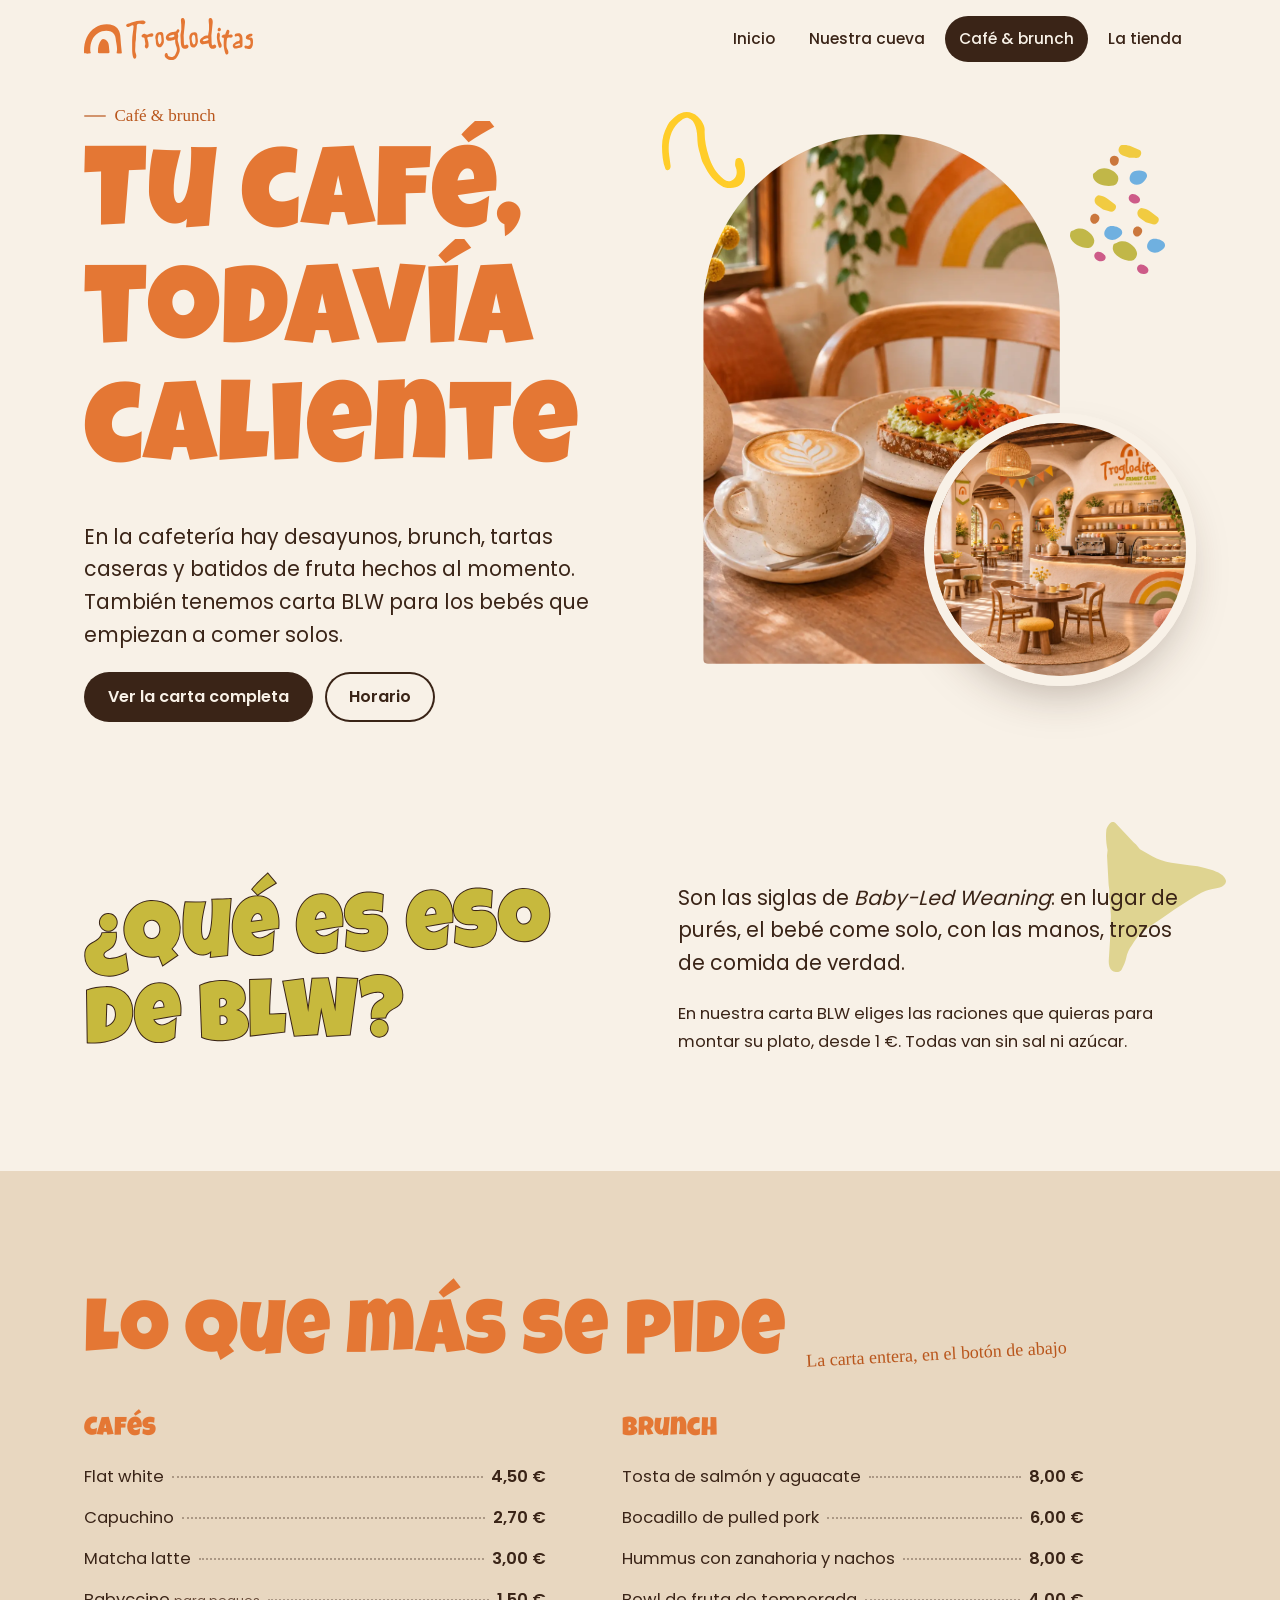
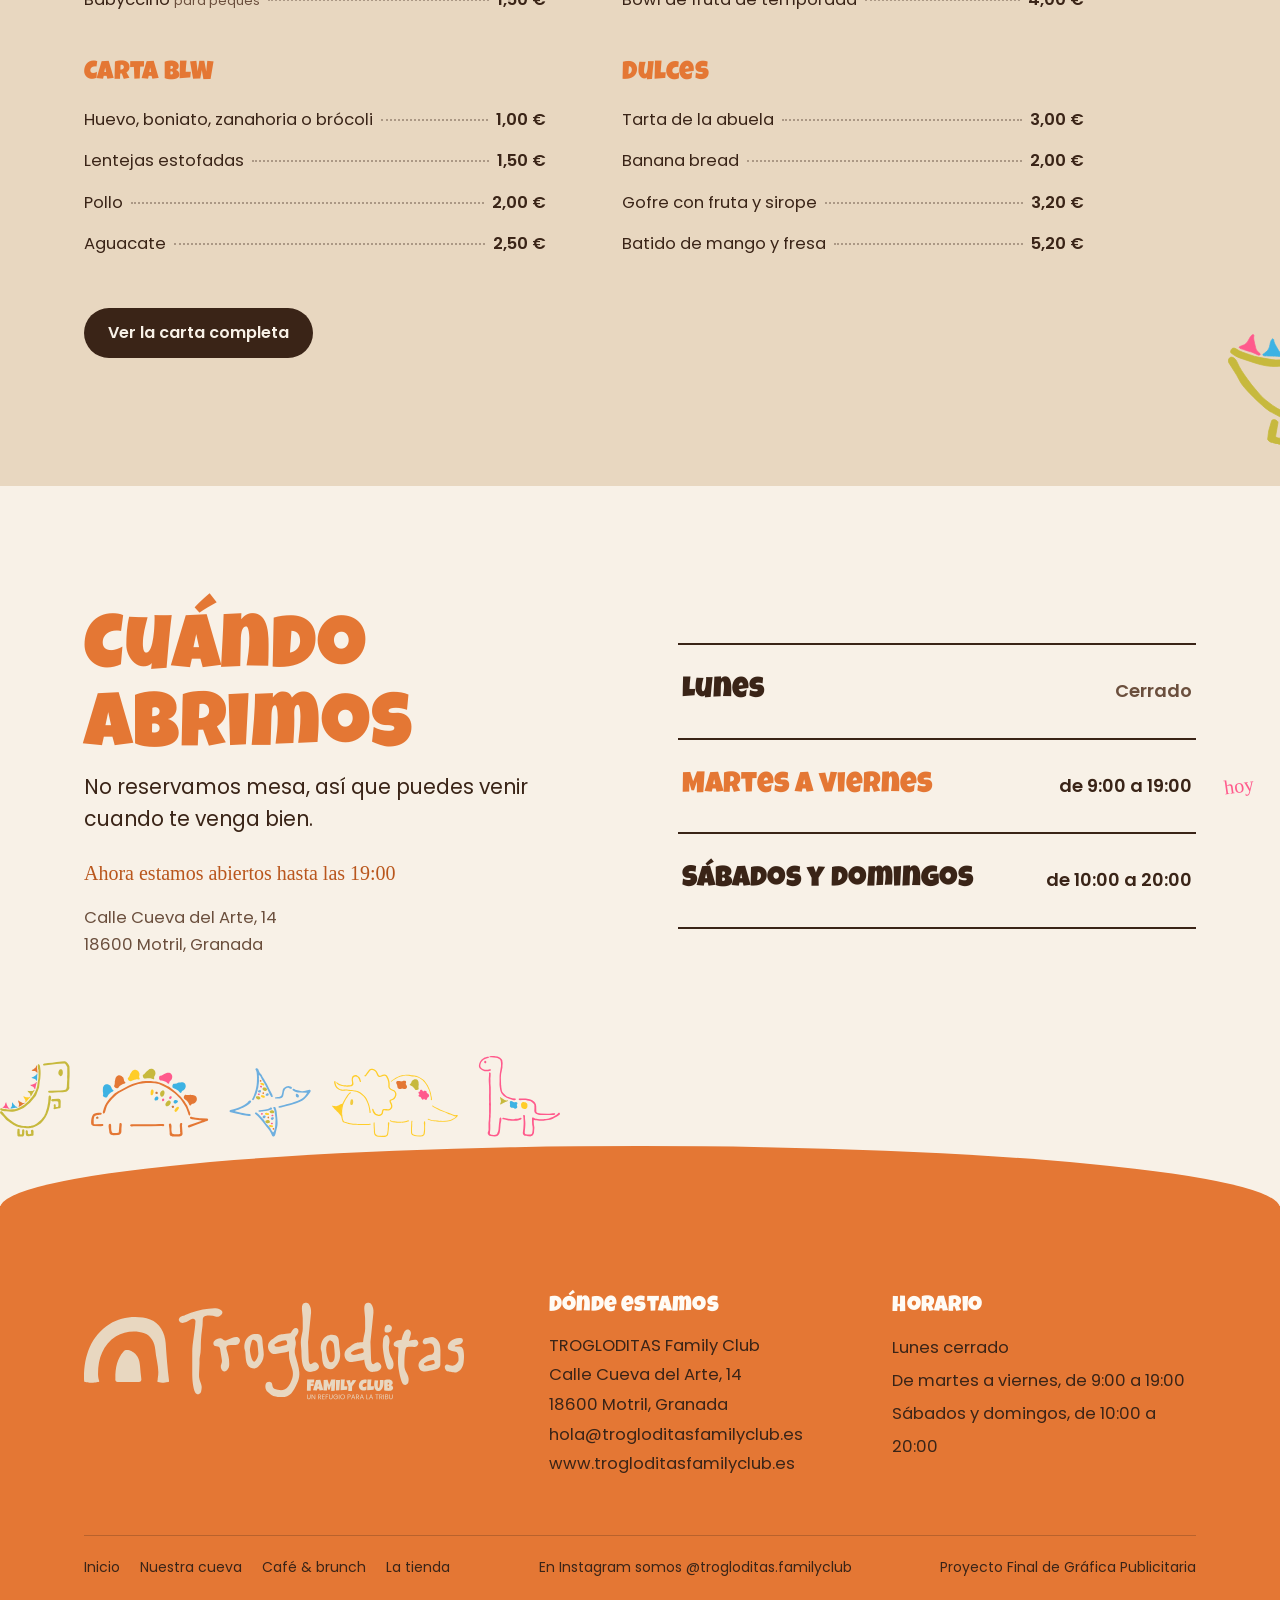
<file: trogloditas-github/cafe.html>
<!DOCTYPE html>
<html lang="es">
<head>
<meta charset="utf-8">
<meta name="viewport" content="width=device-width, initial-scale=1">
<title>Café &amp; brunch, Trogloditas Family Club</title>
<meta name="description" content="Café de especialidad, brunch casero y carta BLW con vistas a la zona de juego, en Motril.">
<meta name="theme-color" content="#E47734">
<link rel="icon" href="assets/svg/isotipo.svg" type="image/svg+xml">
<link rel="preload" href="assets/fonts/LuckiestGuy-Regular.woff" as="font" type="font/woff" crossorigin>
<link rel="stylesheet" href="assets/css/site.css">
<link rel="stylesheet" href="assets/css/pages.css">
<script>document.documentElement.classList.add('js')</script>
</head>
<body>
<a class="skip" href="#main">Saltar al contenido</a>
<div class="curtain" aria-hidden="true"><img src="assets/svg/isotipo-beige.svg" alt=""></div>
<header class="top">
  <div class="wrap top__in">
    <a class="top__logo" href="index.html" aria-label="Trogloditas Family Club, inicio"><img src="assets/svg/logo-horizontal.svg" alt="Trogloditas" width="300" height="70"></a>
    <nav class="nav" aria-label="Principal"><a href="index.html">Inicio</a><a href="cueva.html">Nuestra cueva</a><a href="cafe.html" aria-current="page">Café &amp; brunch</a><a href="tienda.html">La tienda</a></nav>
    <button class="burger" type="button" aria-expanded="false" aria-controls="menu" aria-label="Abrir menú"><span></span><span></span><span></span></button>
  </div>
</header>
<div class="menu" id="menu" role="dialog" aria-modal="true" aria-label="Menú" hidden>
  <button class="menu__close" type="button" aria-label="Cerrar menú">×</button>
  <nav aria-label="Menú móvil"><a href="index.html">Inicio</a><a href="cueva.html">Nuestra cueva</a><a href="cafe.html" aria-current="page">Café &amp; brunch</a><a href="tienda.html">La tienda</a></nav>
  <p class="menu__foot">Calle Cueva del Arte, 14, Motril<br>hola@trogloditasfamilyclub.es</p>
  <img class="menu__dino" src="assets/svg/dino-verde.svg" alt="">
</div>
<main id="main">

<section class="chero" aria-labelledby="ch-t">
  <div class="wrap chero__grid">
    <div class="chero__text">
      <p class="kicker">Café &amp; brunch</p>
      <h1 id="ch-t" class="h-xl split-words" data-split>Tu café, todavía caliente</h1>
      <p class="lead" data-reveal style="--d:.5s">En la cafetería hay desayunos, brunch, tartas caseras y batidos de fruta hechos al momento. También tenemos carta BLW para los bebés que empiezan a comer solos.</p>
      <div class="hero__cta" data-reveal style="--d:.65s">
        <button class="btn" type="button" data-carta>Ver la carta completa</button>
        <a class="btn btn--ghost" href="#horario">Horario</a>
      </div>
    </div>
    <div class="chero__collage">
      <div class="arch chero__a" data-reveal="arch"><img src="assets/img/local-desayuno.webp" alt="Tostada de aguacate con salmón y capuchino con arte latte" width="1120" height="1400"></div>
      <div class="chero__b" data-reveal="pop" style="--d:.4s"><img src="assets/img/local-cafeteria.webp" alt="Barra de la cafetería con vitrina de dulces y mesas de madera" width="1448" height="1086"></div>
      <img class="deco chero__steam" src="assets/svg/elemento-8.svg" alt="">
      <img class="deco chero__dots float" src="assets/svg/elemento-2.svg" alt="">
    </div>
  </div>
</section>

<section class="band blw" aria-labelledby="blw-t">
  <div class="wrap blw__grid">
    <h2 id="blw-t" class="blw__q" data-reveal>¿Qué es eso de BLW?</h2>
    <div class="blw__a" data-reveal style="--d:.15s">
      <img class="deco blw__m" src="assets/svg/mancha-verde.svg" alt="">
      <p class="lead">Son las siglas de <i lang="en">Baby-Led Weaning</i>: en lugar de purés, el bebé come solo, con las manos, trozos de comida de verdad.</p>
      <p>En nuestra carta BLW eliges las raciones que quieras para montar su plato, desde 1 €. Todas van sin sal ni azúcar.</p>
    </div>
  </div>
</section>

<section class="band menu-board" aria-labelledby="mb-t">
  <img class="deco mb__dino peek peek-r" data-peek src="assets/svg/dino-verde.svg" alt="">
  <div class="wrap">
    <div class="mb__head">
      <h2 id="mb-t" class="h-l" data-reveal>Lo que más se pide</h2>
      <p class="hand mb__note" data-reveal>La carta entera, en el botón de abajo</p>
    </div>
    <div class="mb__cols">
      <div class="mb__col" data-reveal><h3>Cafés</h3><ul>
        <li><span>Flat white</span><i></i><b>4,50 €</b></li>
        <li><span>Capuchino</span><i></i><b>2,70 €</b></li>
        <li><span>Matcha latte</span><i></i><b>3,00 €</b></li>
        <li><span>Babyccino <small>para peques</small></span><i></i><b>1,50 €</b></li></ul></div>
      <div class="mb__col" data-reveal style="--d:.1s"><h3>Brunch</h3><ul>
        <li><span>Tosta de salmón y aguacate</span><i></i><b>8,00 €</b></li>
        <li><span>Bocadillo de pulled pork</span><i></i><b>6,00 €</b></li>
        <li><span>Hummus con zanahoria y nachos</span><i></i><b>8,00 €</b></li>
        <li><span>Bowl de fruta de temporada</span><i></i><b>4,00 €</b></li></ul></div>
      <div class="mb__col" data-reveal style="--d:.2s"><h3>Carta BLW</h3><ul>
        <li><span>Huevo, boniato, zanahoria o brócoli</span><i></i><b>1,00 €</b></li>
        <li><span>Lentejas estofadas</span><i></i><b>1,50 €</b></li>
        <li><span>Pollo</span><i></i><b>2,00 €</b></li>
        <li><span>Aguacate</span><i></i><b>2,50 €</b></li></ul></div>
      <div class="mb__col" data-reveal style="--d:.3s"><h3>Dulces</h3><ul>
        <li><span>Tarta de la abuela</span><i></i><b>3,00 €</b></li>
        <li><span>Banana bread</span><i></i><b>2,00 €</b></li>
        <li><span>Gofre con fruta y sirope</span><i></i><b>3,20 €</b></li>
        <li><span>Batido de mango y fresa</span><i></i><b>5,20 €</b></li></ul></div>
    </div>
    <button class="btn" type="button" data-carta>Ver la carta completa</button>
  </div>
</section>

<section class="band hours" id="horario" aria-labelledby="hours-t">
  <div class="wrap hours__grid">
    <div>
      <h2 id="hours-t" class="h-l" data-reveal>Cuándo abrimos</h2>
      <p class="lead" data-reveal>No reservamos mesa, así que puedes venir cuando te venga bien.</p>
      <p class="hours__status hand" data-today aria-live="polite"></p>
      <address class="hours__addr">Calle Cueva del Arte, 14<br>18600 Motril, Granada</address>
    </div>
    <ol class="hours__list" role="list">
      <li data-days="1"><span>Lunes</span><b>Cerrado</b></li>
      <li data-days="2 3 4 5"><span>Martes a viernes</span><b>de 9:00 a 19:00</b></li>
      <li data-days="6 0"><span>Sábados y domingos</span><b>de 10:00 a 20:00</b></li>
    </ol>
  </div>
</section>

</main>
<footer class="foot">
  <img class="foot__dinos" src="assets/svg/dinos-conjunto.svg" alt="" aria-hidden="true">
  <div class="wrap">
    <div class="foot__grid">
      <div><img class="foot__logo" src="assets/svg/logo-horizontal-beige-completo.svg" alt="Trogloditas Family Club. Un refugio para la tribu" width="380" height="110"></div>
      <div>
        <h2>Dónde estamos</h2>
        <address>TROGLODITAS Family Club<br>Calle Cueva del Arte, 14<br>18600 Motril, Granada<br>
        <a href="mailto:hola@trogloditasfamilyclub.es">hola@trogloditasfamilyclub.es</a><br>
        <span>www.trogloditasfamilyclub.es</span></address>
      </div>
      <div>
        <h2>Horario</h2>
        <ul><li>Lunes cerrado</li><li>De martes a viernes, de 9:00 a 19:00</li><li>Sábados y domingos, de 10:00 a 20:00</li></ul>
      </div>
    </div>
    <div class="foot__bottom">
      <nav class="foot__nav" aria-label="Pie"><a href="index.html">Inicio</a><a href="cueva.html">Nuestra cueva</a><a href="cafe.html">Café &amp; brunch</a><a href="tienda.html">La tienda</a></nav>
      <span>En Instagram somos @trogloditas.familyclub</span>
      <span>Proyecto Final de Gráfica Publicitaria</span>
    </div>
  </div>
</footer>

<dialog class="modal modal--carta" id="carta" aria-labelledby="carta-t">
  <button class="modal__x" type="button" data-close aria-label="Cerrar">×</button>
  <div class="modal__head"><h2 id="carta-t">La carta</h2><p>Tiene dos caras. Desliza o usa los botones.</p></div>
  <div class="modal__body">
    <div class="carta__rail" tabindex="0" aria-label="Páginas de la carta">
      <img src="assets/img/carta-1.webp" alt="Carta, cara 1: cafés, infusiones, refrescos, tablas, bowls, BLW y batidos" width="1800" height="1295" loading="lazy">
      <img src="assets/img/carta-2.webp" alt="Carta, cara 2: brunch, dulces, tartas caseras y extras" width="1800" height="1295" loading="lazy">
    </div>
    <div class="carta__nav"><button class="btn btn--ghost" type="button" data-carta-prev>Anterior</button><a class="link" href="assets/docs/carta-trogloditas.pdf" target="_blank" rel="noopener">Abrir en PDF</a><button class="btn btn--ghost" type="button" data-carta-next>Siguiente</button></div>
  </div>
</dialog>
<script src="assets/js/site.js" defer></script>
</body>
</html>
</file>
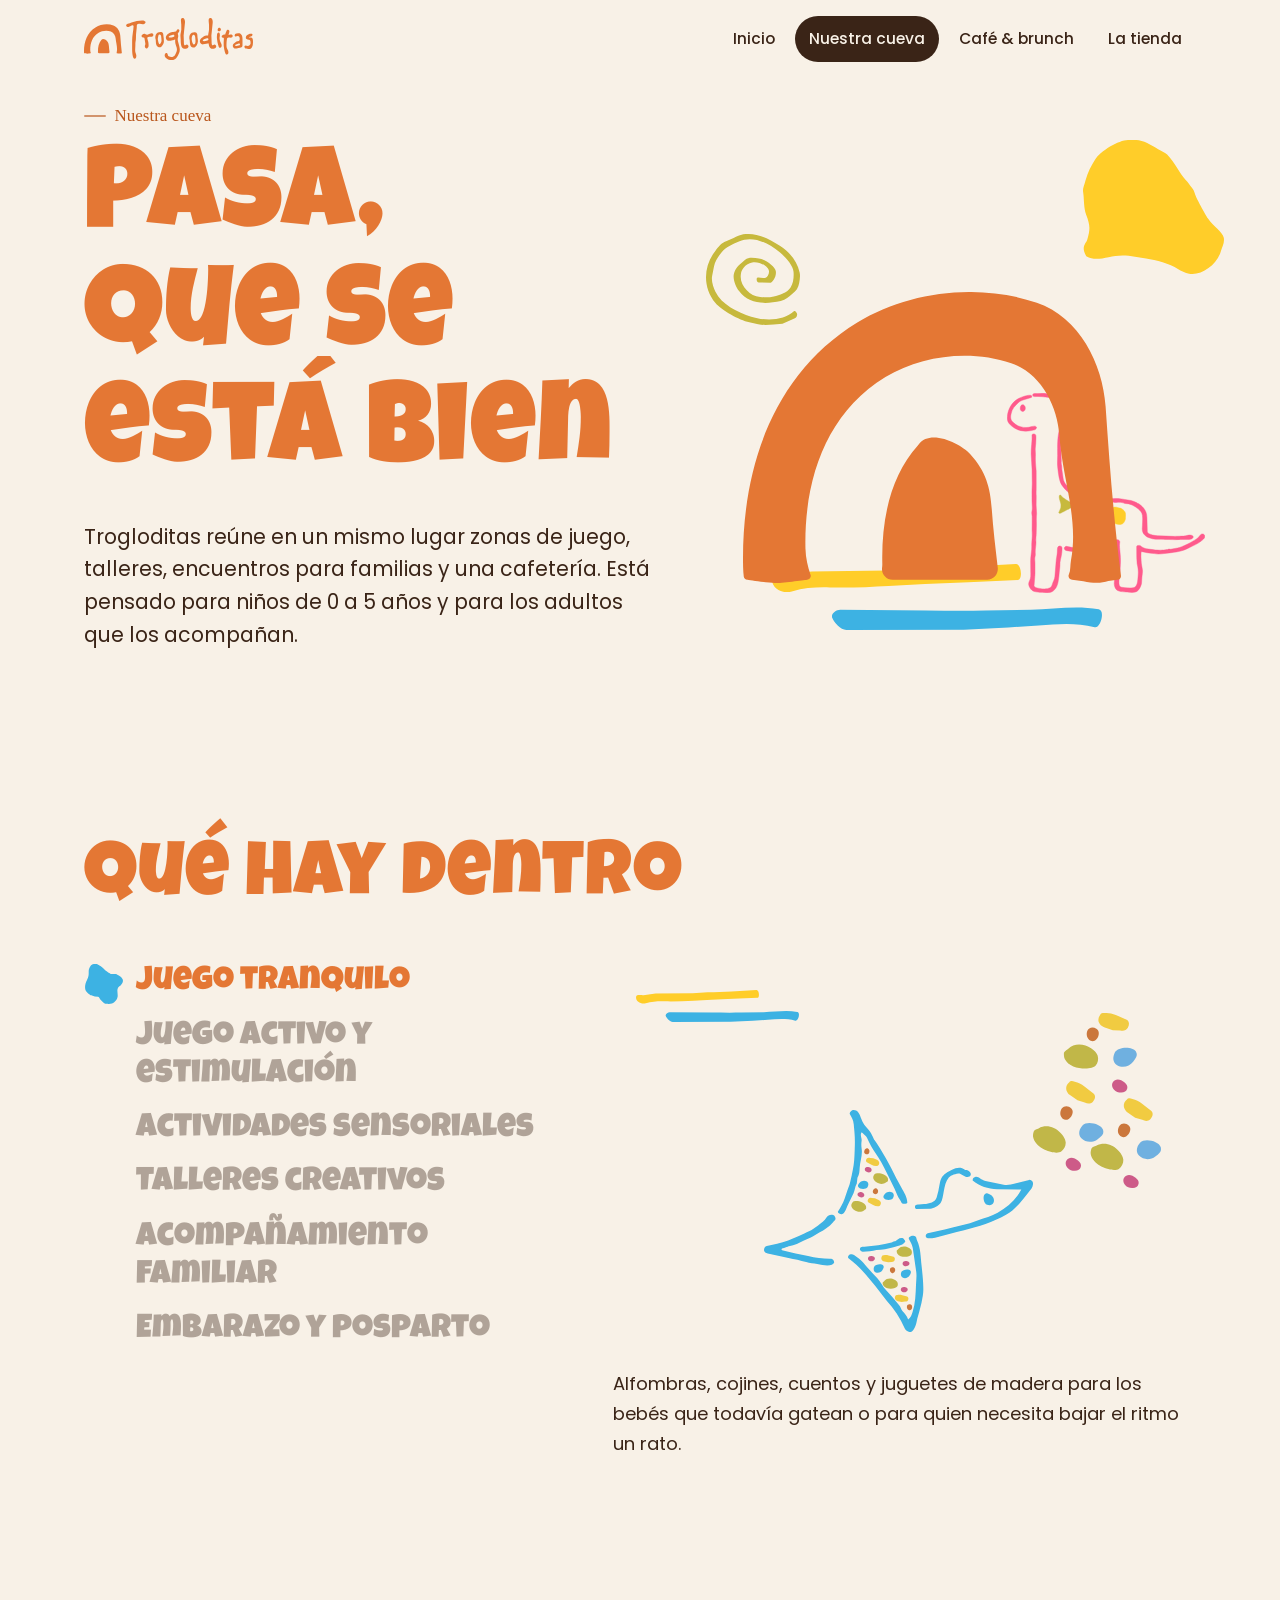
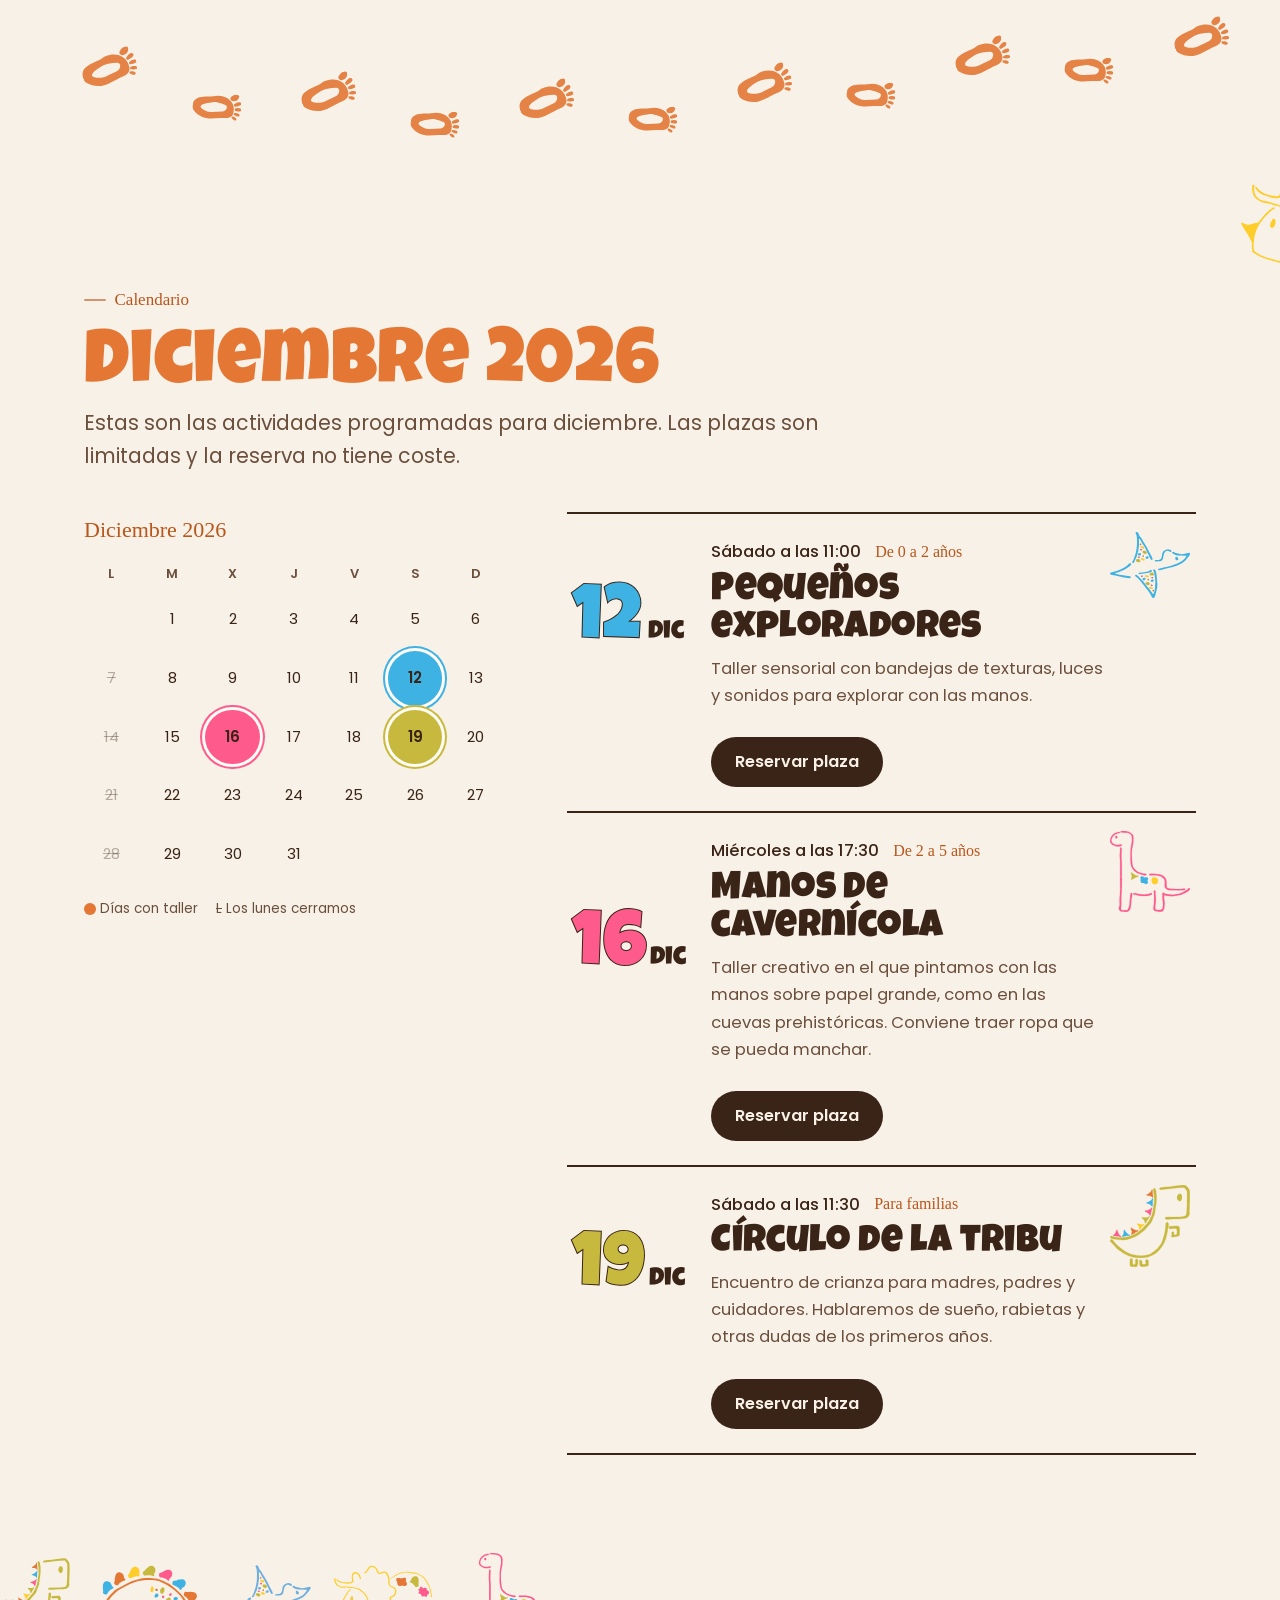
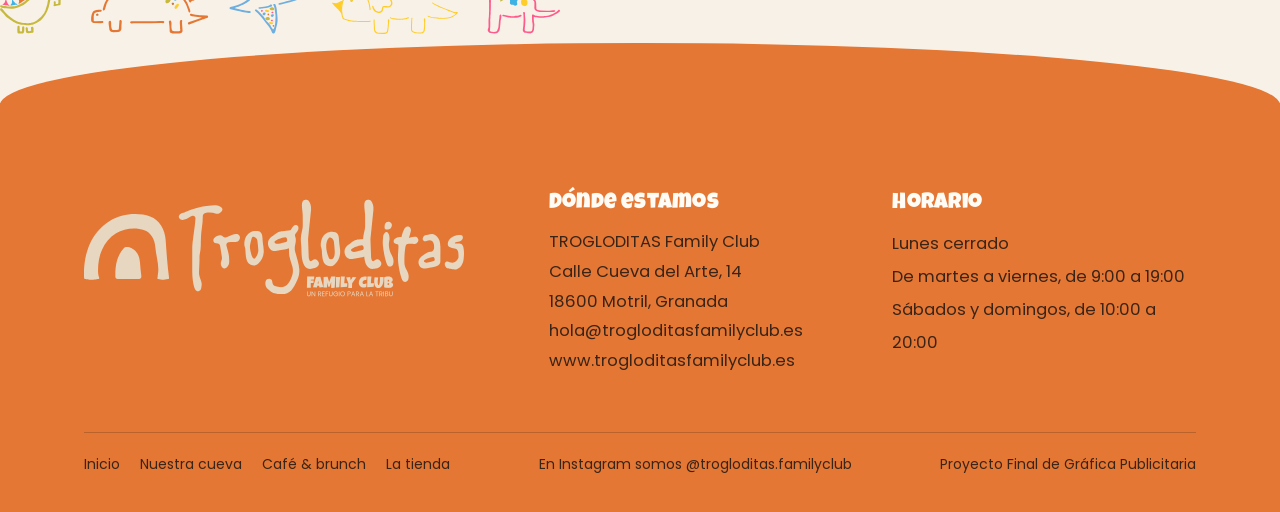
<file: trogloditas-github/cueva.html>
<!DOCTYPE html>
<html lang="es">
<head>
<meta charset="utf-8">
<meta name="viewport" content="width=device-width, initial-scale=1">
<title>Nuestra cueva, Trogloditas Family Club</title>
<meta name="description" content="Zonas de juego, actividades sensoriales, talleres y acompañamiento en la crianza para familias con peques de 0 a 5 años en Motril.">
<meta name="theme-color" content="#E47734">
<link rel="icon" href="assets/svg/isotipo.svg" type="image/svg+xml">
<link rel="preload" href="assets/fonts/LuckiestGuy-Regular.woff" as="font" type="font/woff" crossorigin>
<link rel="stylesheet" href="assets/css/site.css">
<link rel="stylesheet" href="assets/css/pages.css">
<script>document.documentElement.classList.add('js')</script>
</head>
<body>
<a class="skip" href="#main">Saltar al contenido</a>
<div class="curtain" aria-hidden="true"><img src="assets/svg/isotipo-beige.svg" alt=""></div>
<header class="top">
  <div class="wrap top__in">
    <a class="top__logo" href="index.html" aria-label="Trogloditas Family Club, inicio"><img src="assets/svg/logo-horizontal.svg" alt="Trogloditas" width="300" height="70"></a>
    <nav class="nav" aria-label="Principal"><a href="index.html">Inicio</a><a href="cueva.html" aria-current="page">Nuestra cueva</a><a href="cafe.html">Café &amp; brunch</a><a href="tienda.html">La tienda</a></nav>
    <button class="burger" type="button" aria-expanded="false" aria-controls="menu" aria-label="Abrir menú"><span></span><span></span><span></span></button>
  </div>
</header>
<div class="menu" id="menu" role="dialog" aria-modal="true" aria-label="Menú" hidden>
  <button class="menu__close" type="button" aria-label="Cerrar menú">×</button>
  <nav aria-label="Menú móvil"><a href="index.html">Inicio</a><a href="cueva.html" aria-current="page">Nuestra cueva</a><a href="cafe.html">Café &amp; brunch</a><a href="tienda.html">La tienda</a></nav>
  <p class="menu__foot">Calle Cueva del Arte, 14, Motril<br>hola@trogloditasfamilyclub.es</p>
  <img class="menu__dino" src="assets/svg/dino-verde.svg" alt="">
</div>
<main id="main">

<section class="phero" aria-labelledby="ph-t">
  <div class="wrap phero__grid">
    <div>
      <p class="kicker">Nuestra cueva</p>
      <h1 id="ph-t" class="h-xl split-words" data-split>Pasa, que se está bien</h1>
      <p class="lead" data-reveal style="--d:.5s">Trogloditas reúne en un mismo lugar zonas de juego, talleres, encuentros para familias y una cafetería. Está pensado para niños de 0 a 5 años y para los adultos que los acompañan.</p>
    </div>
    <div class="cave" aria-hidden="true">
      <img class="cave__arch" src="assets/svg/isotipo.svg" alt="" data-reveal="pop">
      <img class="cave__dino" src="assets/svg/dino-rosa.svg" alt="">
      <img class="deco cave__m1 float" src="assets/svg/mancha-amarillo.svg" alt="" style="--r:10deg">
      <img class="deco cave__m2 spin" src="assets/svg/elemento-5.svg" alt="">
      <img class="deco cave__m3" src="assets/svg/elemento-7.svg" alt="">
    </div>
  </div>
</section>

<section class="band zones" id="zonas" aria-labelledby="zonas-t">
  <div class="wrap">
    <div class="zones__head">
      <h2 id="zonas-t" class="h-l" data-reveal>Qué hay dentro</h2>
    </div>
    <div class="zones__ui">
      <div class="zones__map" role="tablist" aria-label="Espacios y servicios">
        <button class="zone" role="tab" id="tab-tranquilo" aria-controls="panel-tranquilo" aria-selected="true" tabindex="0" style="--i:0"><img src="assets/svg/mancha-azul.svg" alt=""><span>Juego tranquilo</span></button>
<button class="zone" role="tab" id="tab-activo" aria-controls="panel-activo" aria-selected="false" tabindex="-1" style="--i:1"><img src="assets/svg/mancha-naranja.svg" alt=""><span>Juego activo y estimulación</span></button>
<button class="zone" role="tab" id="tab-sensorial" aria-controls="panel-sensorial" aria-selected="false" tabindex="-1" style="--i:2"><img src="assets/svg/mancha-amarillo.svg" alt=""><span>Actividades sensoriales</span></button>
<button class="zone" role="tab" id="tab-creativos" aria-controls="panel-creativos" aria-selected="false" tabindex="-1" style="--i:3"><img src="assets/svg/mancha-rosa.svg" alt=""><span>Talleres creativos</span></button>
<button class="zone" role="tab" id="tab-crianza" aria-controls="panel-crianza" aria-selected="false" tabindex="-1" style="--i:4"><img src="assets/svg/mancha-verde.svg" alt=""><span>Acompañamiento familiar</span></button>
<button class="zone" role="tab" id="tab-embarazo" aria-controls="panel-embarazo" aria-selected="false" tabindex="-1" style="--i:5"><img src="assets/svg/mancha-rosa.svg" alt=""><span>Embarazo y posparto</span></button>
      </div>
      <div class="zones__panels">
        <div class="zp" role="tabpanel" id="panel-tranquilo" aria-labelledby="tab-tranquilo" tabindex="0" style="--c:var(--azul)">
          <div class="zp__ill" aria-hidden="true"><img class="zp__main float" src="assets/svg/dino-azul.svg" alt=""><img class="zp__a" src="assets/svg/elemento-7.svg" alt=""><img class="zp__b" src="assets/svg/elemento-2.svg" alt=""></div><div class="zp__text"><h3 class="h-m">Juego tranquilo</h3><p>Alfombras, cojines, cuentos y juguetes de madera para los bebés que todavía gatean o para quien necesita bajar el ritmo un rato.</p></div></div>
<div class="zp" role="tabpanel" id="panel-activo" aria-labelledby="tab-activo" tabindex="0" style="--c:var(--naranja)" hidden>
          <div class="arch zp__photo"><img src="assets/img/local-juego.webp" alt="Zona de juego activo con rampas, arcos y piezas blandas" loading="lazy"></div><div class="zp__text"><h3 class="h-m">Juego activo y estimulación</h3><p>Rampas, arcos de trepa y piezas blandas para moverse, trepar y ganar confianza en su propio cuerpo.</p></div></div>
<div class="zp" role="tabpanel" id="panel-sensorial" aria-labelledby="tab-sensorial" tabindex="0" style="--c:var(--amarillo)" hidden>
          <div class="zp__ill" aria-hidden="true"><img class="zp__main float" src="assets/svg/dino-amarillo.svg" alt=""><img class="zp__a" src="assets/svg/elemento-5.svg" alt=""><img class="zp__b" src="assets/svg/elemento-3.svg" alt=""></div><div class="zp__text"><h3 class="h-m">Actividades sensoriales</h3><p>Propuestas con agua, arena, semillas o luces para tocar, escuchar y observar con calma.</p></div></div>
<div class="zp" role="tabpanel" id="panel-creativos" aria-labelledby="tab-creativos" tabindex="0" style="--c:var(--rosa)" hidden>
          <div class="arch zp__photo"><img src="assets/img/local-taller.webp" alt="Taller de pintura con niños alrededor de una mesa" loading="lazy"></div><div class="zp__text"><h3 class="h-m">Talleres creativos</h3><p>Pintura, barro, collage y música. Lo importante es que disfruten del proceso, no que el resultado quede perfecto.</p><ul class="zp__facts"><li>Con reserva</li></ul></div></div>
<div class="zp" role="tabpanel" id="panel-crianza" aria-labelledby="tab-crianza" tabindex="0" style="--c:var(--oliva)" hidden>
          <div class="zp__ill" aria-hidden="true"><img class="zp__main float" src="assets/svg/dino-verde.svg" alt=""><img class="zp__a" src="assets/svg/elemento-9.svg" alt=""><img class="zp__b" src="assets/svg/manchas-conjunto.svg" alt=""></div><div class="zp__text"><h3 class="h-m">Acompañamiento familiar</h3><p>Encuentros y charlas sobre sueño, alimentación, rabietas o la vuelta al trabajo, para compartir dudas con otras familias.</p><ul class="zp__facts"><li>Para madres, padres y cuidadores</li></ul></div></div>
<div class="zp" role="tabpanel" id="panel-embarazo" aria-labelledby="tab-embarazo" tabindex="0" style="--c:var(--rosa)" hidden>
          <div class="zp__ill" aria-hidden="true"><img class="zp__main float" src="assets/svg/dino-rosa.svg" alt=""><img class="zp__a" src="assets/svg/elemento-8.svg" alt=""><img class="zp__b" src="assets/svg/elemento-2.svg" alt=""></div><div class="zp__text"><h3 class="h-m">Embarazo y posparto</h3><p>Actividades de movimiento suave para embarazadas, grupos de posparto y masaje infantil.</p><ul class="zp__facts"><li>Embarazo y primeros meses</li></ul></div></div>
      </div>
    </div>
  </div>
</section>

<div class="trail" data-trail aria-hidden="true"></div>

<section class="band cal" id="calendario" aria-labelledby="cal-t">
  <img class="deco cal__dino peek peek-r" data-peek src="assets/svg/dino-amarillo.svg" alt="">
  <div class="wrap">
    <p class="kicker">Calendario</p>
    <h2 id="cal-t" class="h-l" data-reveal>Diciembre 2026</h2>
    <p class="lead muted" data-reveal>Estas son las actividades programadas para diciembre. Las plazas son limitadas y la reserva no tiene coste.</p>
    <div class="cal__grid">
      <div class="cal__month" data-reveal><p class="cal__mt hand">Diciembre 2026</p><div class="cal__days"><span class="cal__wd" aria-hidden="true">L</span><span class="cal__wd" aria-hidden="true">M</span><span class="cal__wd" aria-hidden="true">X</span><span class="cal__wd" aria-hidden="true">J</span><span class="cal__wd" aria-hidden="true">V</span><span class="cal__wd" aria-hidden="true">S</span><span class="cal__wd" aria-hidden="true">D</span><span class="cal__c is-empty"></span><span class="cal__c">1</span><span class="cal__c">2</span><span class="cal__c">3</span><span class="cal__c">4</span><span class="cal__c">5</span><span class="cal__c">6</span><span class="cal__c is-off" title="Lunes, cerrado">7</span><span class="cal__c">8</span><span class="cal__c">9</span><span class="cal__c">10</span><span class="cal__c">11</span><a class="cal__c is-ev" href="#ev-pequenos-exploradores" style="--c:var(--azul)" aria-label="12 de diciembre: Pequeños exploradores, 11:00 h"><span>12</span></a><span class="cal__c">13</span><span class="cal__c is-off" title="Lunes, cerrado">14</span><span class="cal__c">15</span><a class="cal__c is-ev" href="#ev-manos-de-cavernicola" style="--c:var(--rosa)" aria-label="16 de diciembre: Manos de cavernícola, 17:30 h"><span>16</span></a><span class="cal__c">17</span><span class="cal__c">18</span><a class="cal__c is-ev" href="#ev-circulo-de-la-tribu" style="--c:var(--oliva)" aria-label="19 de diciembre: Círculo de la tribu, 11:30 h"><span>19</span></a><span class="cal__c">20</span><span class="cal__c is-off" title="Lunes, cerrado">21</span><span class="cal__c">22</span><span class="cal__c">23</span><span class="cal__c">24</span><span class="cal__c">25</span><span class="cal__c">26</span><span class="cal__c">27</span><span class="cal__c is-off" title="Lunes, cerrado">28</span><span class="cal__c">29</span><span class="cal__c">30</span><span class="cal__c">31</span><span class="cal__c is-empty"></span><span class="cal__c is-empty"></span><span class="cal__c is-empty"></span></div>
      <p class="cal__legend"><span><span class="cal__dot"></span> Días con taller</span><span><span class="cal__off">L</span> Los lunes cerramos</span></p></div>
      <div class="cal__list"><div class="evs"><article class="ev" style="--c:var(--azul);--d:0.00s" data-reveal id="ev-pequenos-exploradores">
      <div class="ev__date"><span class="ev__day">12</span><span class="ev__mon">dic</span></div>
      <div class="ev__body"><p class="ev__meta"><span>Sábado a las 11:00</span><span class="ev__age hand">De 0 a 2 años</span></p>
        <h3>Pequeños exploradores</h3><p class="ev__kind">Taller sensorial con bandejas de texturas, luces y sonidos para explorar con las manos.</p></div>
      <img class="ev__dino" src="assets/svg/dino-azul.svg" alt="">
      <button class="btn ev__btn" type="button" data-reserve="pequenos-exploradores" aria-label="Reservar plaza en Pequeños exploradores, 12 de diciembre">Reservar plaza</button>
    </article>
<article class="ev" style="--c:var(--rosa);--d:0.12s" data-reveal id="ev-manos-de-cavernicola">
      <div class="ev__date"><span class="ev__day">16</span><span class="ev__mon">dic</span></div>
      <div class="ev__body"><p class="ev__meta"><span>Miércoles a las 17:30</span><span class="ev__age hand">De 2 a 5 años</span></p>
        <h3>Manos de cavernícola</h3><p class="ev__kind">Taller creativo en el que pintamos con las manos sobre papel grande, como en las cuevas prehistóricas. Conviene traer ropa que se pueda manchar.</p></div>
      <img class="ev__dino" src="assets/svg/dino-rosa.svg" alt="">
      <button class="btn ev__btn" type="button" data-reserve="manos-de-cavernicola" aria-label="Reservar plaza en Manos de cavernícola, 16 de diciembre">Reservar plaza</button>
    </article>
<article class="ev" style="--c:var(--oliva);--d:0.24s" data-reveal id="ev-circulo-de-la-tribu">
      <div class="ev__date"><span class="ev__day">19</span><span class="ev__mon">dic</span></div>
      <div class="ev__body"><p class="ev__meta"><span>Sábado a las 11:30</span><span class="ev__age hand">Para familias</span></p>
        <h3>Círculo de la tribu</h3><p class="ev__kind">Encuentro de crianza para madres, padres y cuidadores. Hablaremos de sueño, rabietas y otras dudas de los primeros años.</p></div>
      <img class="ev__dino" src="assets/svg/dino-verde.svg" alt="">
      <button class="btn ev__btn" type="button" data-reserve="circulo-de-la-tribu" aria-label="Reservar plaza en Círculo de la tribu, 19 de diciembre">Reservar plaza</button>
    </article></div></div>
    </div>
  </div>
</section>

</main>
<footer class="foot">
  <img class="foot__dinos" src="assets/svg/dinos-conjunto.svg" alt="" aria-hidden="true">
  <div class="wrap">
    <div class="foot__grid">
      <div><img class="foot__logo" src="assets/svg/logo-horizontal-beige-completo.svg" alt="Trogloditas Family Club. Un refugio para la tribu" width="380" height="110"></div>
      <div>
        <h2>Dónde estamos</h2>
        <address>TROGLODITAS Family Club<br>Calle Cueva del Arte, 14<br>18600 Motril, Granada<br>
        <a href="mailto:hola@trogloditasfamilyclub.es">hola@trogloditasfamilyclub.es</a><br>
        <span>www.trogloditasfamilyclub.es</span></address>
      </div>
      <div>
        <h2>Horario</h2>
        <ul><li>Lunes cerrado</li><li>De martes a viernes, de 9:00 a 19:00</li><li>Sábados y domingos, de 10:00 a 20:00</li></ul>
      </div>
    </div>
    <div class="foot__bottom">
      <nav class="foot__nav" aria-label="Pie"><a href="index.html">Inicio</a><a href="cueva.html">Nuestra cueva</a><a href="cafe.html">Café &amp; brunch</a><a href="tienda.html">La tienda</a></nav>
      <span>En Instagram somos @trogloditas.familyclub</span>
      <span>Proyecto Final de Gráfica Publicitaria</span>
    </div>
  </div>
</footer>
<dialog class="modal" id="reserva" aria-labelledby="rs-t">
  <button class="modal__x" type="button" data-close aria-label="Cerrar">×</button>
  <div class="modal__head"><h2 id="rs-t">Reservar plaza</h2><p id="rs-sub"></p><img class="deco" id="rs-dino" src="assets/svg/dino-azul.svg" alt=""></div>
  <div class="modal__body">
    <form class="form" id="rs-form" novalidate>
      <div class="field full"><label for="rs-act">Actividad</label><select id="rs-act" name="actividad"><option value="pequenos-exploradores">Pequeños exploradores, sábado 12 de diciembre a las 11:00</option><option value="manos-de-cavernicola">Manos de cavernícola, miércoles 16 de diciembre a las 17:30</option><option value="circulo-de-la-tribu">Círculo de la tribu, sábado 19 de diciembre a las 11:30</option></select></div>
      <div class="field full"><label for="rs-name">Nombre de la persona adulta</label><input id="rs-name" name="nombre" autocomplete="name" required><p class="err">Escribe tu nombre.</p></div>
      <div class="field"><label for="rs-mail">Correo electrónico</label><input id="rs-mail" name="email" type="email" autocomplete="email" required><p class="err">Revisa el correo.</p></div>
      <div class="field"><label for="rs-tel">Teléfono</label><input id="rs-tel" name="telefono" type="tel" autocomplete="tel" required pattern="[0-9 +]{9,15}"><p class="err">Necesitamos un teléfono válido.</p></div>
      <div class="field"><label for="rs-kids">Peques</label><select id="rs-kids" name="peques"><option>1</option><option>2</option><option>3</option></select></div>
      <div class="field"><label for="rs-age">Edad de los peques</label><input id="rs-age" name="edades" placeholder="Por ejemplo, 18 meses" required><p class="err">Indica la edad.</p></div>
      <div class="field full"><label for="rs-com">¿Algo que debamos saber? <span class="muted">(opcional)</span></label><textarea id="rs-com" name="comentarios" placeholder="Por ejemplo, alergias o cualquier cosa que nos ayude"></textarea></div>
      <label class="check full"><input type="checkbox" required id="rs-ok"> <span>Acepto que Trogloditas use estos datos para gestionar mi reserva.</span></label>
      <p class="note full">Prototipo académico: esta reserva todavía no se envía a Trogloditas y no tiene coste.</p>
      <div class="full"><button class="btn" type="submit">Confirmar reserva</button></div>
    </form>
    <div class="done" id="rs-done" hidden aria-live="polite"></div>
  </div>
</dialog>
<script src="assets/js/site.js" defer></script>
</body>
</html>
</file>
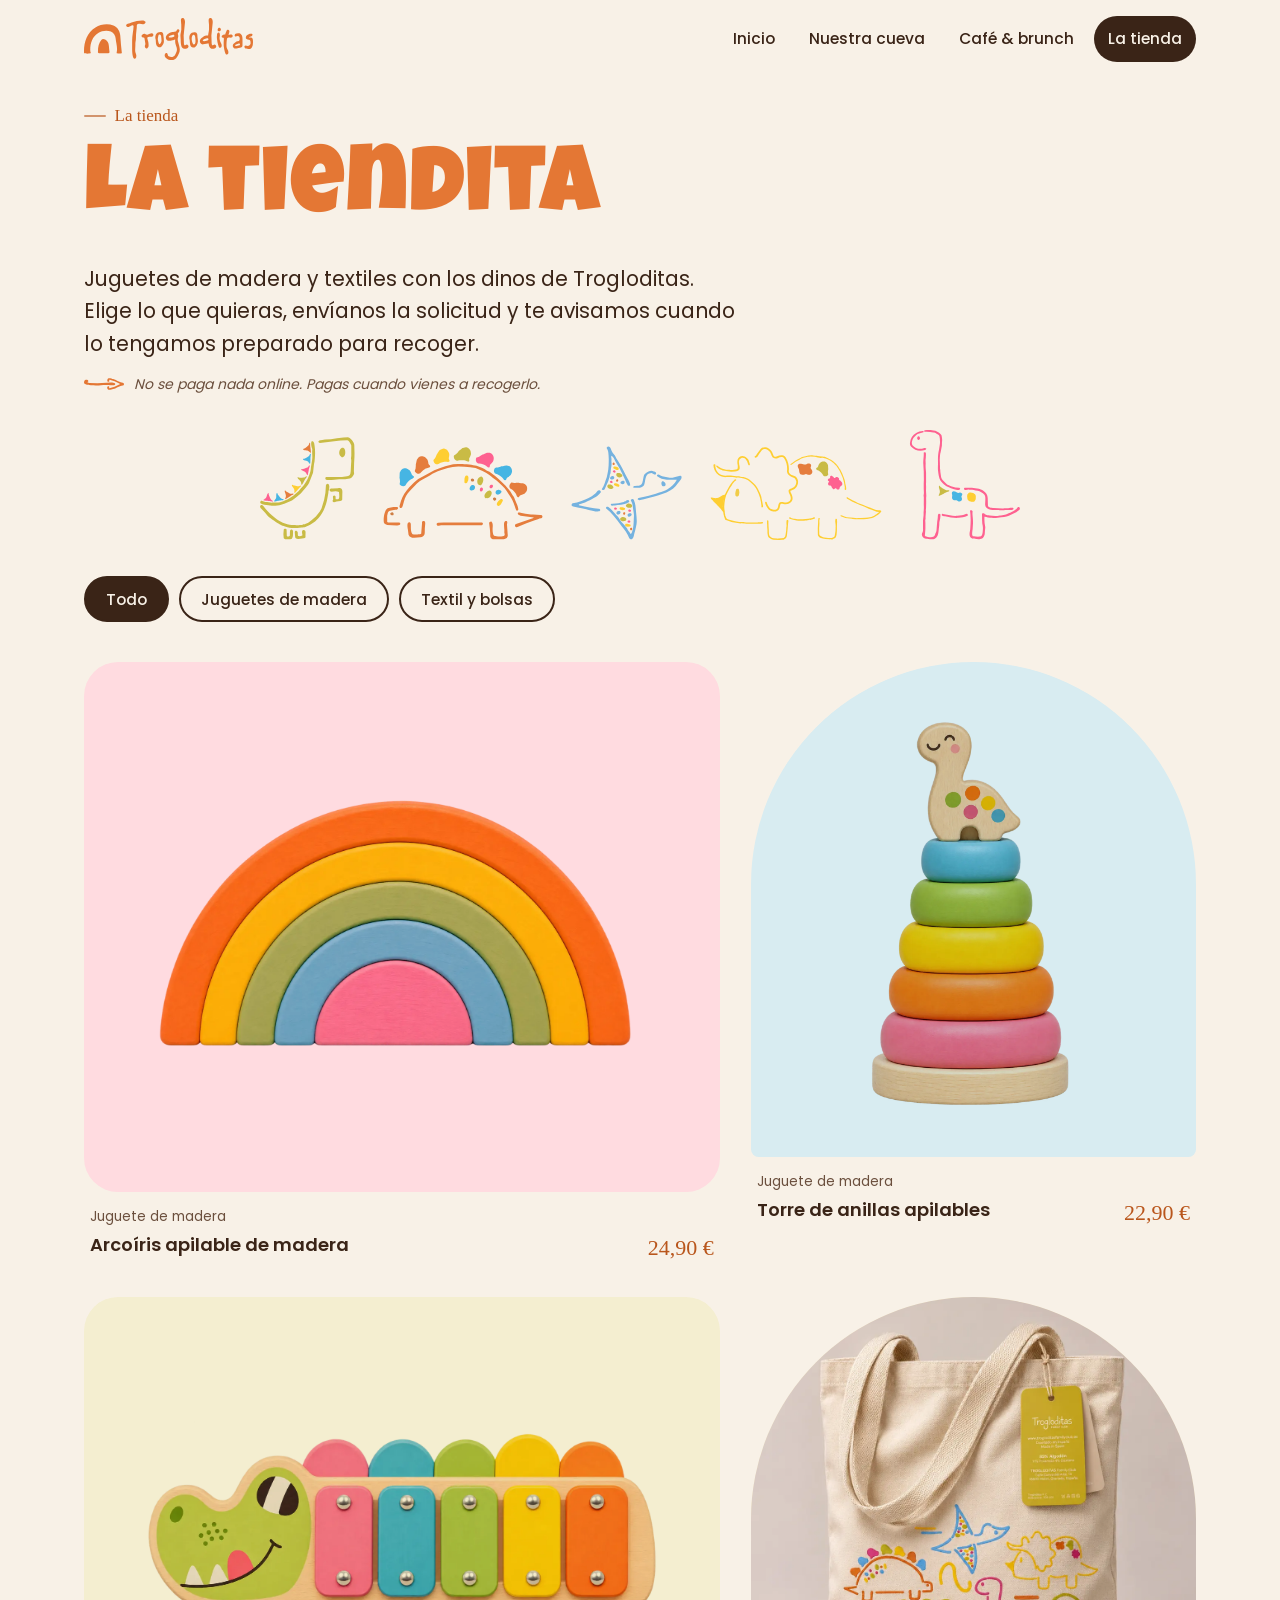
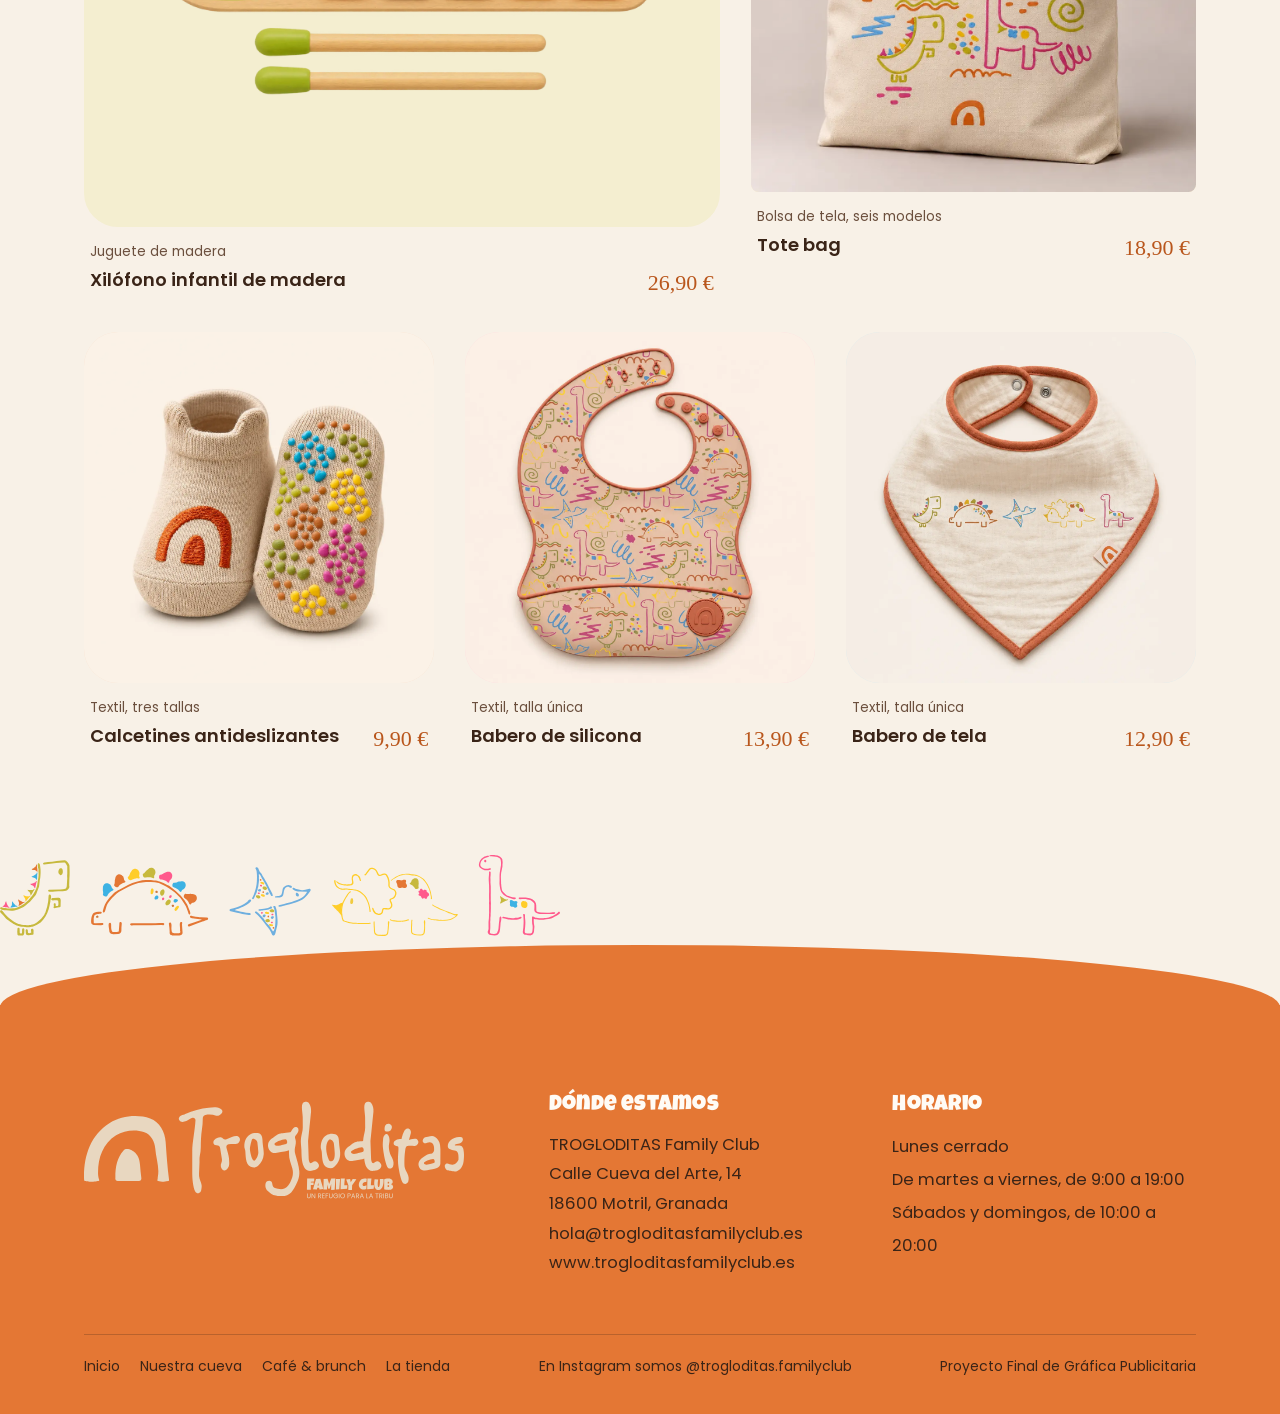
<file: trogloditas-github/tienda.html>
<!DOCTYPE html>
<html lang="es">
<head>
<meta charset="utf-8">
<meta name="viewport" content="width=device-width, initial-scale=1">
<title>La tienda, Trogloditas Family Club</title>
<meta name="description" content="Juguetes de madera y textiles con los dinos de Trogloditas. Solicítalos online y recógelos en nuestro local de Motril.">
<meta name="theme-color" content="#E47734">
<link rel="icon" href="assets/svg/isotipo.svg" type="image/svg+xml">
<link rel="preload" href="assets/fonts/LuckiestGuy-Regular.woff" as="font" type="font/woff" crossorigin>
<link rel="stylesheet" href="assets/css/site.css">
<link rel="stylesheet" href="assets/css/pages.css">
<script>document.documentElement.classList.add('js')</script>
</head>
<body>
<a class="skip" href="#main">Saltar al contenido</a>
<div class="curtain" aria-hidden="true"><img src="assets/svg/isotipo-beige.svg" alt=""></div>
<header class="top">
  <div class="wrap top__in">
    <a class="top__logo" href="index.html" aria-label="Trogloditas Family Club, inicio"><img src="assets/svg/logo-horizontal.svg" alt="Trogloditas" width="300" height="70"></a>
    <nav class="nav" aria-label="Principal"><a href="index.html">Inicio</a><a href="cueva.html">Nuestra cueva</a><a href="cafe.html">Café &amp; brunch</a><a href="tienda.html" aria-current="page">La tienda</a></nav>
    <button class="burger" type="button" aria-expanded="false" aria-controls="menu" aria-label="Abrir menú"><span></span><span></span><span></span></button>
  </div>
</header>
<div class="menu" id="menu" role="dialog" aria-modal="true" aria-label="Menú" hidden>
  <button class="menu__close" type="button" aria-label="Cerrar menú">×</button>
  <nav aria-label="Menú móvil"><a href="index.html">Inicio</a><a href="cueva.html">Nuestra cueva</a><a href="cafe.html">Café &amp; brunch</a><a href="tienda.html" aria-current="page">La tienda</a></nav>
  <p class="menu__foot">Calle Cueva del Arte, 14, Motril<br>hola@trogloditasfamilyclub.es</p>
  <img class="menu__dino" src="assets/svg/dino-verde.svg" alt="">
</div>
<main id="main">

<section class="shero" aria-labelledby="sh-t">
  <div class="wrap shero__grid">
    <p class="kicker">La tienda</p>
      <h1 id="sh-t" class="h-xl split-words" data-split>La tiendita</h1>
    <div class="shero__side">
      <p class="lead" data-reveal style="--d:.4s">Juguetes de madera y textiles con los dinos de Trogloditas. Elige lo que quieras, envíanos la solicitud y te avisamos cuando lo tengamos preparado para recoger.</p>
      <p class="note" data-reveal style="--d:.5s">No se paga nada online. Pagas cuando vienes a recogerlo.</p>
    </div>
  </div>
  <img class="deco shero__dinos" src="assets/svg/dinos-conjunto.svg" alt="">
</section>

<section class="band catalog" aria-labelledby="cat-t">
  <div class="wrap">
    <h2 id="cat-t" class="sr">Catálogo</h2>
    <div class="filters" role="group" aria-label="Filtrar productos">
      <button type="button" class="chip" aria-pressed="true" data-filter="todo">Todo</button>
      <button type="button" class="chip" aria-pressed="false" data-filter="juguetes">Juguetes de madera</button>
      <button type="button" class="chip" aria-pressed="false" data-filter="textil">Textil y bolsas</button>
    </div>
    <div class="grid-products">
      <a class="pc pc--xl pc--cut" href="#arcoiris" data-cat="juguetes" data-reveal style="--c:var(--rosa)">
        <span class="pc__img"><img src="assets/img/arcoiris.webp" alt="Arcoíris de madera de cinco arcos de colores" loading="lazy"><img class="pc__alt" src="assets/img/arcoiris-caja.webp" alt="" loading="lazy"></span>
        <span class="pc__meta"><span class="pc__cat">Juguete de madera</span><span class="pc__name">Arcoíris apilable de madera</span><span class="pc__price hand">24,90 €</span></span>
        </a>
<a class="pc pc--tall pc--cut" href="#torre" data-cat="juguetes" data-reveal style="--c:var(--azul)">
        <span class="pc__img"><img src="assets/img/torre.webp" alt="Torre de cinco anillas de colores con un dinosaurio de madera arriba" loading="lazy"><img class="pc__alt" src="assets/img/torre-caja.webp" alt="" loading="lazy"></span>
        <span class="pc__meta"><span class="pc__cat">Juguete de madera</span><span class="pc__name">Torre de anillas apilables</span><span class="pc__price hand">22,90 €</span></span>
        </a>
<a class="pc pc--wide pc--cut" href="#xilofono" data-cat="juguetes" data-reveal style="--c:var(--oliva)">
        <span class="pc__img"><img src="assets/img/xilofono.webp" alt="Xilófono con forma de cocodrilo y teclas de colores, con dos baquetas" loading="lazy"><img class="pc__alt" src="assets/img/xilofono-caja.webp" alt="" loading="lazy"></span>
        <span class="pc__meta"><span class="pc__cat">Juguete de madera</span><span class="pc__name">Xilófono infantil de madera</span><span class="pc__price hand">26,90 €</span></span>
        </a>
<a class="pc pc--tall pc--photo" href="#tote" data-cat="textil" data-reveal style="--c:var(--amarillo)">
        <span class="pc__img"><img src="assets/img/tote-tribu.webp" alt="Tote bag beige con los cinco dinosaurios de la tribu" loading="lazy"><img class="pc__alt" src="assets/img/tote-rex.webp" alt="" loading="lazy"></span>
        <span class="pc__meta"><span class="pc__cat">Bolsa de tela, seis modelos</span><span class="pc__name">Tote bag</span><span class="pc__price hand">18,90 €</span></span>
        </a>
<a class="pc pc--sq pc--photo" href="#calcetines" data-cat="textil" data-reveal style="--c:var(--naranja)">
        <span class="pc__img"><img src="assets/img/calcetines.webp" alt="Calcetines beige con la cueva bordada y puntos antideslizantes de colores" loading="lazy"></span>
        <span class="pc__meta"><span class="pc__cat">Textil, tres tallas</span><span class="pc__name">Calcetines antideslizantes</span><span class="pc__price hand">9,90 €</span></span>
        </a>
<a class="pc pc--sq pc--photo" href="#babero-silicona" data-cat="textil" data-reveal style="--c:var(--rosa)">
        <span class="pc__img"><img src="assets/img/babero-silicona.webp" alt="Babero de silicona con estampado de dinosaurios y bolsillo recogemigas" loading="lazy"></span>
        <span class="pc__meta"><span class="pc__cat">Textil, talla única</span><span class="pc__name">Babero de silicona</span><span class="pc__price hand">13,90 €</span></span>
        </a>
<a class="pc pc--sq pc--photo" href="#babero-tela" data-cat="textil" data-reveal style="--c:var(--azul)">
        <span class="pc__img"><img src="assets/img/babero-tela.webp" alt="Babero bandana de tela con ribete naranja y los cinco dinosaurios" loading="lazy"></span>
        <span class="pc__meta"><span class="pc__cat">Textil, talla única</span><span class="pc__name">Babero de tela</span><span class="pc__price hand">12,90 €</span></span>
        </a>
    </div>
  </div>
</section>

</main>
<footer class="foot">
  <img class="foot__dinos" src="assets/svg/dinos-conjunto.svg" alt="" aria-hidden="true">
  <div class="wrap">
    <div class="foot__grid">
      <div><img class="foot__logo" src="assets/svg/logo-horizontal-beige-completo.svg" alt="Trogloditas Family Club. Un refugio para la tribu" width="380" height="110"></div>
      <div>
        <h2>Dónde estamos</h2>
        <address>TROGLODITAS Family Club<br>Calle Cueva del Arte, 14<br>18600 Motril, Granada<br>
        <a href="mailto:hola@trogloditasfamilyclub.es">hola@trogloditasfamilyclub.es</a><br>
        <span>www.trogloditasfamilyclub.es</span></address>
      </div>
      <div>
        <h2>Horario</h2>
        <ul><li>Lunes cerrado</li><li>De martes a viernes, de 9:00 a 19:00</li><li>Sábados y domingos, de 10:00 a 20:00</li></ul>
      </div>
    </div>
    <div class="foot__bottom">
      <nav class="foot__nav" aria-label="Pie"><a href="index.html">Inicio</a><a href="cueva.html">Nuestra cueva</a><a href="cafe.html">Café &amp; brunch</a><a href="tienda.html">La tienda</a></nav>
      <span>En Instagram somos @trogloditas.familyclub</span>
      <span>Proyecto Final de Gráfica Publicitaria</span>
    </div>
  </div>
</footer>

<dialog class="modal pdp" id="pdp" aria-labelledby="pdp-name">
  <button class="modal__x" type="button" data-close aria-label="Cerrar ficha">×</button>
  <div class="pdp__grid">
    <div class="pdp__gallery">
      <div class="pdp__main"><img id="pdp-img" alt=""></div>
      <div class="pdp__thumbs" id="pdp-thumbs" role="group" aria-label="Fotografías del producto"></div>
    </div>
    <div class="pdp__info">
      <div id="pdp-view">
        <p class="kicker" id="pdp-cat"></p>
        <h2 id="pdp-name"></h2>
        <p class="pdp__price hand" id="pdp-price"></p>
        <p id="pdp-desc"></p>
        <ul class="pdp__facts" id="pdp-facts"></ul>
        <fieldset class="pdp__opts" id="pdp-opts"></fieldset>
        <div class="pdp__buy">
          <div class="qty" role="group" aria-label="Cantidad">
            <button type="button" data-q="-1" aria-label="Quitar una unidad">−</button>
            <input id="pdp-qty" type="number" inputmode="numeric" min="1" max="10" value="1" aria-label="Cantidad">
            <button type="button" data-q="1" aria-label="Añadir una unidad">+</button>
          </div>
          <button class="btn" type="button" id="pdp-req">Solicitar producto</button>
        </div>
        <p class="pdp__total">Total: <b id="pdp-total"></b></p>
      </div>
      <div id="pdp-form" hidden>
        <button class="link" type="button" id="pdp-back">Volver a la ficha</button>
        <h2 class="pdp__ftitle">Solicitar producto</h2>
        <ul class="summary" id="pdp-sum"></ul>
        <form class="form" id="req-form" novalidate>
          <div class="field full"><label for="rq-name">Nombre y apellidos</label><input id="rq-name" name="nombre" autocomplete="name" required><p class="err">Escribe tu nombre.</p></div>
          <div class="field"><label for="rq-mail">Correo electrónico</label><input id="rq-mail" name="email" type="email" autocomplete="email" required><p class="err">Revisa el correo.</p></div>
          <div class="field"><label for="rq-tel">Teléfono</label><input id="rq-tel" name="telefono" type="tel" autocomplete="tel" required pattern="[0-9 +]{9,15}"><p class="err">Necesitamos un teléfono válido.</p></div>
          <div class="field full"><label for="rq-com">Comentarios <span class="muted">(opcional)</span></label><textarea id="rq-com" name="comentarios" placeholder="Si es para regalo o qué día te viene bien recogerlo"></textarea></div>
          <label class="check full"><input type="checkbox" required id="rq-ok"> <span>Acepto que Trogloditas use estos datos para responder a mi solicitud.</span></label>
          <p class="note full">Prototipo académico: esta solicitud todavía no se envía a la tienda y no se cobra nada.</p>
          <div class="full"><button class="btn" type="submit">Enviar solicitud</button></div>
        </form>
      </div>
      <div id="pdp-done" class="done" hidden aria-live="polite"></div>
    </div>
  </div>
</dialog>
<script>window.PRODUCTS=[{"id": "arcoiris", "name": "Arcoíris apilable de madera", "cat": "juguetes", "catl": "Juguete de madera", "price": 24.9, "imgs": ["assets/img/arcoiris.webp", "assets/img/arcoiris-caja.webp", "assets/img/arcoiris-caja-trasera.webp"], "cut": true, "size": "xl", "tint": "var(--rosa)", "alts": ["Arcoíris de madera de cinco arcos de colores", "Caja del arcoíris apilable, vista frontal", "Caja del arcoíris apilable, vista trasera"], "desc": "Cinco arcos de madera para apilar, ordenar o construir puentes y túneles. Es un juguete abierto que acompaña al niño a medida que crece.", "facts": ["5 piezas de madera"]}, {"id": "torre", "name": "Torre de anillas apilables", "cat": "juguetes", "catl": "Juguete de madera", "price": 22.9, "imgs": ["assets/img/torre.webp", "assets/img/torre-caja.webp", "assets/img/torre-caja-trasera.webp"], "cut": true, "size": "tall", "tint": "var(--azul)", "alts": ["Torre de cinco anillas de colores con un dinosaurio de madera arriba", "Caja de la torre apilable, vista frontal", "Caja de la torre apilable, vista lateral"], "desc": "Cinco aros de colores, una base y un dinosaurio de madera que corona la torre. Sirve para apilar, ordenar por tamaños y volver a empezar cada vez que se cae.", "facts": ["5 aros, base y dinosaurio"]}, {"id": "xilofono", "name": "Xilófono infantil de madera", "cat": "juguetes", "catl": "Juguete de madera", "price": 26.9, "imgs": ["assets/img/xilofono.webp", "assets/img/xilofono-caja.webp", "assets/img/xilofono-caja-trasera.webp"], "cut": true, "size": "wide", "tint": "var(--oliva)", "alts": ["Xilófono con forma de cocodrilo y teclas de colores, con dos baquetas", "Caja del xilófono, vista frontal", "Caja del xilófono, vista trasera"], "desc": "Un cocodrilo de madera con cinco teclas de colores y dos baquetas para sus primeros ritmos.", "facts": ["Incluye 2 baquetas"]}, {"id": "tote", "name": "Tote bag", "cat": "textil", "catl": "Bolsa de tela", "price": 18.9, "imgs": ["assets/img/tote-tribu.webp"], "cut": false, "size": "tall", "tint": "var(--amarillo)", "alts": ["Tote bag beige con los cinco dinosaurios de la tribu"], "desc": "Bolsa de tela con asas largas y uno de nuestros dinosaurios dibujado a mano. Hay seis modelos para elegir.", "facts": ["Asas largas", "6 modelos"], "models": [{"id": "tribu", "name": "Toda la tribu", "img": "tote-tribu", "alt": "Tote bag con los cinco dinosaurios de la tribu"}, {"id": "tricera", "name": "Tricera amarillo", "img": "tote-tricera", "alt": "Tote bag con triceratops amarillo"}, {"id": "ptero", "name": "Ptero azul", "img": "tote-ptero", "alt": "Tote bag con pterodáctilo azul"}, {"id": "diplo", "name": "Diplo rosa", "img": "tote-diplo", "alt": "Tote bag con diplodocus rosa"}, {"id": "rex", "name": "Rex verde", "img": "tote-rex", "alt": "Tote bag con tiranosaurio verde"}, {"id": "estego", "name": "Estego naranja", "img": "tote-estego", "alt": "Tote bag con estegosaurio naranja"}]}, {"id": "calcetines", "name": "Calcetines antideslizantes", "cat": "textil", "catl": "Textil", "price": 9.9, "imgs": ["assets/img/calcetines.webp"], "cut": false, "size": "sq", "tint": "var(--naranja)", "alts": ["Calcetines beige con la cueva bordada y puntos antideslizantes de colores"], "desc": "Llevan nuestro logo bordado y puntos de goma de colores en la suela, para que no resbalen cuando empiezan a andar por casa.", "facts": ["Suela antideslizante"], "sizes": ["6-12 meses", "12-24 meses", "2-4 años"]}, {"id": "babero-silicona", "name": "Babero de silicona", "cat": "textil", "catl": "Textil", "price": 13.9, "imgs": ["assets/img/babero-silicona.webp"], "cut": false, "size": "sq", "tint": "var(--rosa)", "alts": ["Babero de silicona con estampado de dinosaurios y bolsillo recogemigas"], "desc": "De silicona blanda, con bolsillo recogemigas y cierre ajustable. Muy práctico para las primeras comidas.", "facts": ["Cierre ajustable"], "unica": true}, {"id": "babero-tela", "name": "Babero de tela", "cat": "textil", "catl": "Textil", "price": 12.9, "imgs": ["assets/img/babero-tela.webp"], "cut": false, "size": "sq", "tint": "var(--azul)", "alts": ["Babero bandana de tela con ribete naranja y los cinco dinosaurios"], "desc": "Bandana de tela con ribete naranja, cierre de corchetes y los cinco dinosaurios de la marca.", "facts": ["Cierre de corchetes"], "unica": true}];</script>
<script src="assets/js/site.js" defer></script>
<script src="assets/js/tienda.js" defer></script>
</body>
</html>
</file>
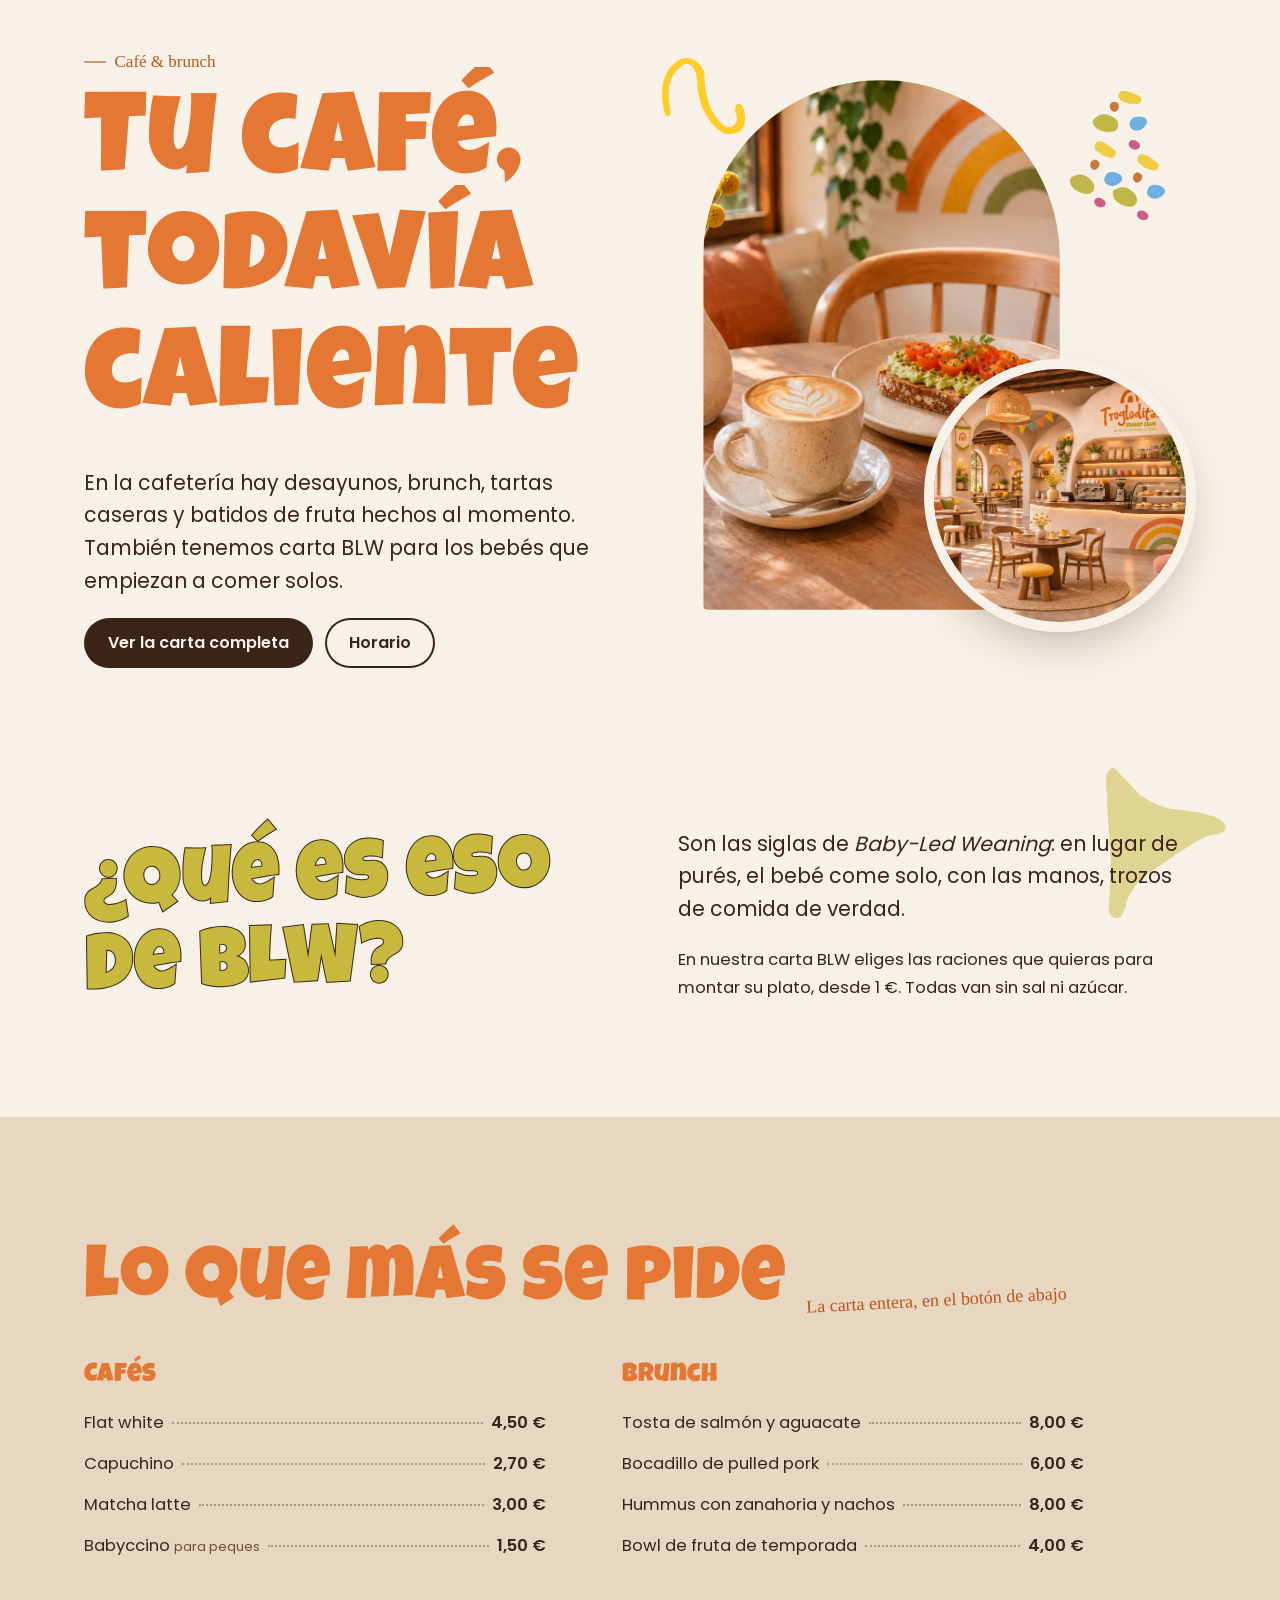
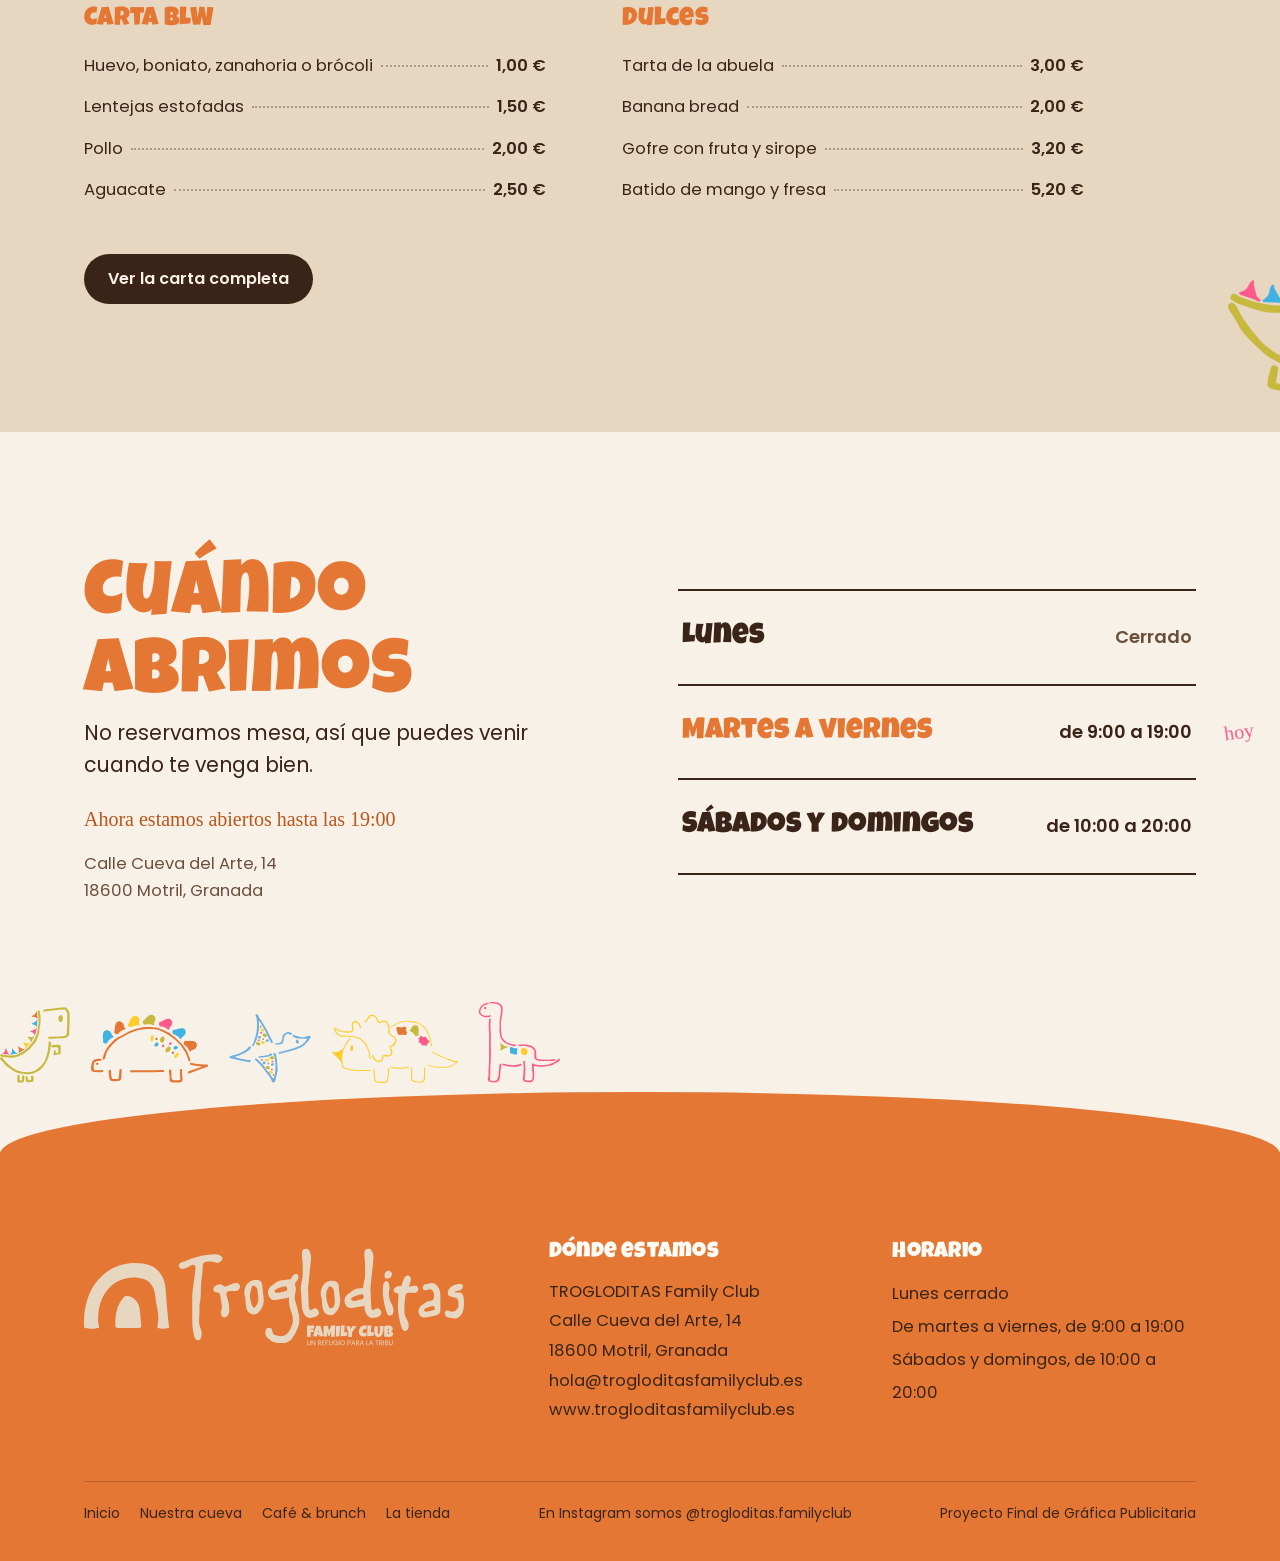
<file: trogloditas-github/sites/cafe.html>
<!DOCTYPE html>
<html lang="es">
<head>
<meta charset="utf-8">
<meta name="viewport" content="width=device-width, initial-scale=1">
<title>Café &amp; brunch, Trogloditas Family Club</title>
<meta name="description" content="Café de especialidad, brunch casero y carta BLW con vistas a la zona de juego, en Motril.">
<meta name="theme-color" content="#E47734">
<link rel="icon" href="../assets/svg/isotipo.svg" type="image/svg+xml">
<link rel="preload" href="../assets/fonts/LuckiestGuy-Regular.woff" as="font" type="font/woff" crossorigin>
<link rel="stylesheet" href="../assets/css/site.css">
<link rel="stylesheet" href="../assets/css/pages.css">
<script>document.documentElement.classList.add('js')</script>
</head>
<body class="is-embed">
<a class="skip" href="#main">Saltar al contenido</a>
<div class="curtain" aria-hidden="true"><img src="../assets/svg/isotipo-beige.svg" alt=""></div>
<header class="top">
  <div class="wrap top__in">
    <a class="top__logo" href="index.html" aria-label="Trogloditas Family Club, inicio"><img src="../assets/svg/logo-horizontal.svg" alt="Trogloditas" width="300" height="70"></a>
    <nav class="nav" aria-label="Principal"><a href="index.html">Inicio</a><a href="cueva.html">Nuestra cueva</a><a href="cafe.html" aria-current="page">Café &amp; brunch</a><a href="tienda.html">La tienda</a></nav>
    <button class="burger" type="button" aria-expanded="false" aria-controls="menu" aria-label="Abrir menú"><span></span><span></span><span></span></button>
  </div>
</header>
<div class="menu" id="menu" role="dialog" aria-modal="true" aria-label="Menú" hidden>
  <button class="menu__close" type="button" aria-label="Cerrar menú">×</button>
  <nav aria-label="Menú móvil"><a href="index.html">Inicio</a><a href="cueva.html">Nuestra cueva</a><a href="cafe.html" aria-current="page">Café &amp; brunch</a><a href="tienda.html">La tienda</a></nav>
  <p class="menu__foot">Calle Cueva del Arte, 14, Motril<br>hola@trogloditasfamilyclub.es</p>
  <img class="menu__dino" src="../assets/svg/dino-verde.svg" alt="">
</div>
<main id="main">

<section class="chero" aria-labelledby="ch-t">
  <div class="wrap chero__grid">
    <div class="chero__text">
      <p class="kicker">Café &amp; brunch</p>
      <h1 id="ch-t" class="h-xl split-words" data-split>Tu café, todavía caliente</h1>
      <p class="lead" data-reveal style="--d:.5s">En la cafetería hay desayunos, brunch, tartas caseras y batidos de fruta hechos al momento. También tenemos carta BLW para los bebés que empiezan a comer solos.</p>
      <div class="hero__cta" data-reveal style="--d:.65s">
        <button class="btn" type="button" data-carta>Ver la carta completa</button>
        <a class="btn btn--ghost" href="#horario">Horario</a>
      </div>
    </div>
    <div class="chero__collage">
      <div class="arch chero__a" data-reveal="arch"><img src="../assets/img/local-desayuno.webp" alt="Tostada de aguacate con salmón y capuchino con arte latte" width="1120" height="1400"></div>
      <div class="chero__b" data-reveal="pop" style="--d:.4s"><img src="../assets/img/local-cafeteria.webp" alt="Barra de la cafetería con vitrina de dulces y mesas de madera" width="1448" height="1086"></div>
      <img class="deco chero__steam" src="../assets/svg/elemento-8.svg" alt="">
      <img class="deco chero__dots float" src="../assets/svg/elemento-2.svg" alt="">
    </div>
  </div>
</section>

<section class="band blw" aria-labelledby="blw-t">
  <div class="wrap blw__grid">
    <h2 id="blw-t" class="blw__q" data-reveal>¿Qué es eso de BLW?</h2>
    <div class="blw__a" data-reveal style="--d:.15s">
      <img class="deco blw__m" src="../assets/svg/mancha-verde.svg" alt="">
      <p class="lead">Son las siglas de <i lang="en">Baby-Led Weaning</i>: en lugar de purés, el bebé come solo, con las manos, trozos de comida de verdad.</p>
      <p>En nuestra carta BLW eliges las raciones que quieras para montar su plato, desde 1 €. Todas van sin sal ni azúcar.</p>
    </div>
  </div>
</section>

<section class="band menu-board" aria-labelledby="mb-t">
  <img class="deco mb__dino peek peek-r" data-peek src="../assets/svg/dino-verde.svg" alt="">
  <div class="wrap">
    <div class="mb__head">
      <h2 id="mb-t" class="h-l" data-reveal>Lo que más se pide</h2>
      <p class="hand mb__note" data-reveal>La carta entera, en el botón de abajo</p>
    </div>
    <div class="mb__cols">
      <div class="mb__col" data-reveal><h3>Cafés</h3><ul>
        <li><span>Flat white</span><i></i><b>4,50 €</b></li>
        <li><span>Capuchino</span><i></i><b>2,70 €</b></li>
        <li><span>Matcha latte</span><i></i><b>3,00 €</b></li>
        <li><span>Babyccino <small>para peques</small></span><i></i><b>1,50 €</b></li></ul></div>
      <div class="mb__col" data-reveal style="--d:.1s"><h3>Brunch</h3><ul>
        <li><span>Tosta de salmón y aguacate</span><i></i><b>8,00 €</b></li>
        <li><span>Bocadillo de pulled pork</span><i></i><b>6,00 €</b></li>
        <li><span>Hummus con zanahoria y nachos</span><i></i><b>8,00 €</b></li>
        <li><span>Bowl de fruta de temporada</span><i></i><b>4,00 €</b></li></ul></div>
      <div class="mb__col" data-reveal style="--d:.2s"><h3>Carta BLW</h3><ul>
        <li><span>Huevo, boniato, zanahoria o brócoli</span><i></i><b>1,00 €</b></li>
        <li><span>Lentejas estofadas</span><i></i><b>1,50 €</b></li>
        <li><span>Pollo</span><i></i><b>2,00 €</b></li>
        <li><span>Aguacate</span><i></i><b>2,50 €</b></li></ul></div>
      <div class="mb__col" data-reveal style="--d:.3s"><h3>Dulces</h3><ul>
        <li><span>Tarta de la abuela</span><i></i><b>3,00 €</b></li>
        <li><span>Banana bread</span><i></i><b>2,00 €</b></li>
        <li><span>Gofre con fruta y sirope</span><i></i><b>3,20 €</b></li>
        <li><span>Batido de mango y fresa</span><i></i><b>5,20 €</b></li></ul></div>
    </div>
    <button class="btn" type="button" data-carta>Ver la carta completa</button>
  </div>
</section>

<section class="band hours" id="horario" aria-labelledby="hours-t">
  <div class="wrap hours__grid">
    <div>
      <h2 id="hours-t" class="h-l" data-reveal>Cuándo abrimos</h2>
      <p class="lead" data-reveal>No reservamos mesa, así que puedes venir cuando te venga bien.</p>
      <p class="hours__status hand" data-today aria-live="polite"></p>
      <address class="hours__addr">Calle Cueva del Arte, 14<br>18600 Motril, Granada</address>
    </div>
    <ol class="hours__list" role="list">
      <li data-days="1"><span>Lunes</span><b>Cerrado</b></li>
      <li data-days="2 3 4 5"><span>Martes a viernes</span><b>de 9:00 a 19:00</b></li>
      <li data-days="6 0"><span>Sábados y domingos</span><b>de 10:00 a 20:00</b></li>
    </ol>
  </div>
</section>

</main>
<footer class="foot">
  <img class="foot__dinos" src="../assets/svg/dinos-conjunto.svg" alt="" aria-hidden="true">
  <div class="wrap">
    <div class="foot__grid">
      <div><img class="foot__logo" src="../assets/svg/logo-horizontal-beige-completo.svg" alt="Trogloditas Family Club. Un refugio para la tribu" width="380" height="110"></div>
      <div>
        <h2>Dónde estamos</h2>
        <address>TROGLODITAS Family Club<br>Calle Cueva del Arte, 14<br>18600 Motril, Granada<br>
        <a href="mailto:hola@trogloditasfamilyclub.es">hola@trogloditasfamilyclub.es</a><br>
        <span>www.trogloditasfamilyclub.es</span></address>
      </div>
      <div>
        <h2>Horario</h2>
        <ul><li>Lunes cerrado</li><li>De martes a viernes, de 9:00 a 19:00</li><li>Sábados y domingos, de 10:00 a 20:00</li></ul>
      </div>
    </div>
    <div class="foot__bottom">
      <nav class="foot__nav" aria-label="Pie"><a href="index.html">Inicio</a><a href="cueva.html">Nuestra cueva</a><a href="cafe.html">Café &amp; brunch</a><a href="tienda.html">La tienda</a></nav>
      <span>En Instagram somos @trogloditas.familyclub</span>
      <span>Proyecto Final de Gráfica Publicitaria</span>
    </div>
  </div>
</footer>

<dialog class="modal modal--carta" id="carta" aria-labelledby="carta-t">
  <button class="modal__x" type="button" data-close aria-label="Cerrar">×</button>
  <div class="modal__head"><h2 id="carta-t">La carta</h2><p>Tiene dos caras. Desliza o usa los botones.</p></div>
  <div class="modal__body">
    <div class="carta__rail" tabindex="0" aria-label="Páginas de la carta">
      <img src="../assets/img/carta-1.webp" alt="Carta, cara 1: cafés, infusiones, refrescos, tablas, bowls, BLW y batidos" width="1800" height="1295" loading="lazy">
      <img src="../assets/img/carta-2.webp" alt="Carta, cara 2: brunch, dulces, tartas caseras y extras" width="1800" height="1295" loading="lazy">
    </div>
    <div class="carta__nav"><button class="btn btn--ghost" type="button" data-carta-prev>Anterior</button><a class="link" href="../assets/docs/carta-trogloditas.pdf" target="_blank" rel="noopener">Abrir en PDF</a><button class="btn btn--ghost" type="button" data-carta-next>Siguiente</button></div>
  </div>
</dialog>
<script src="../assets/js/site.js" defer></script>
</body>
</html>
</file>
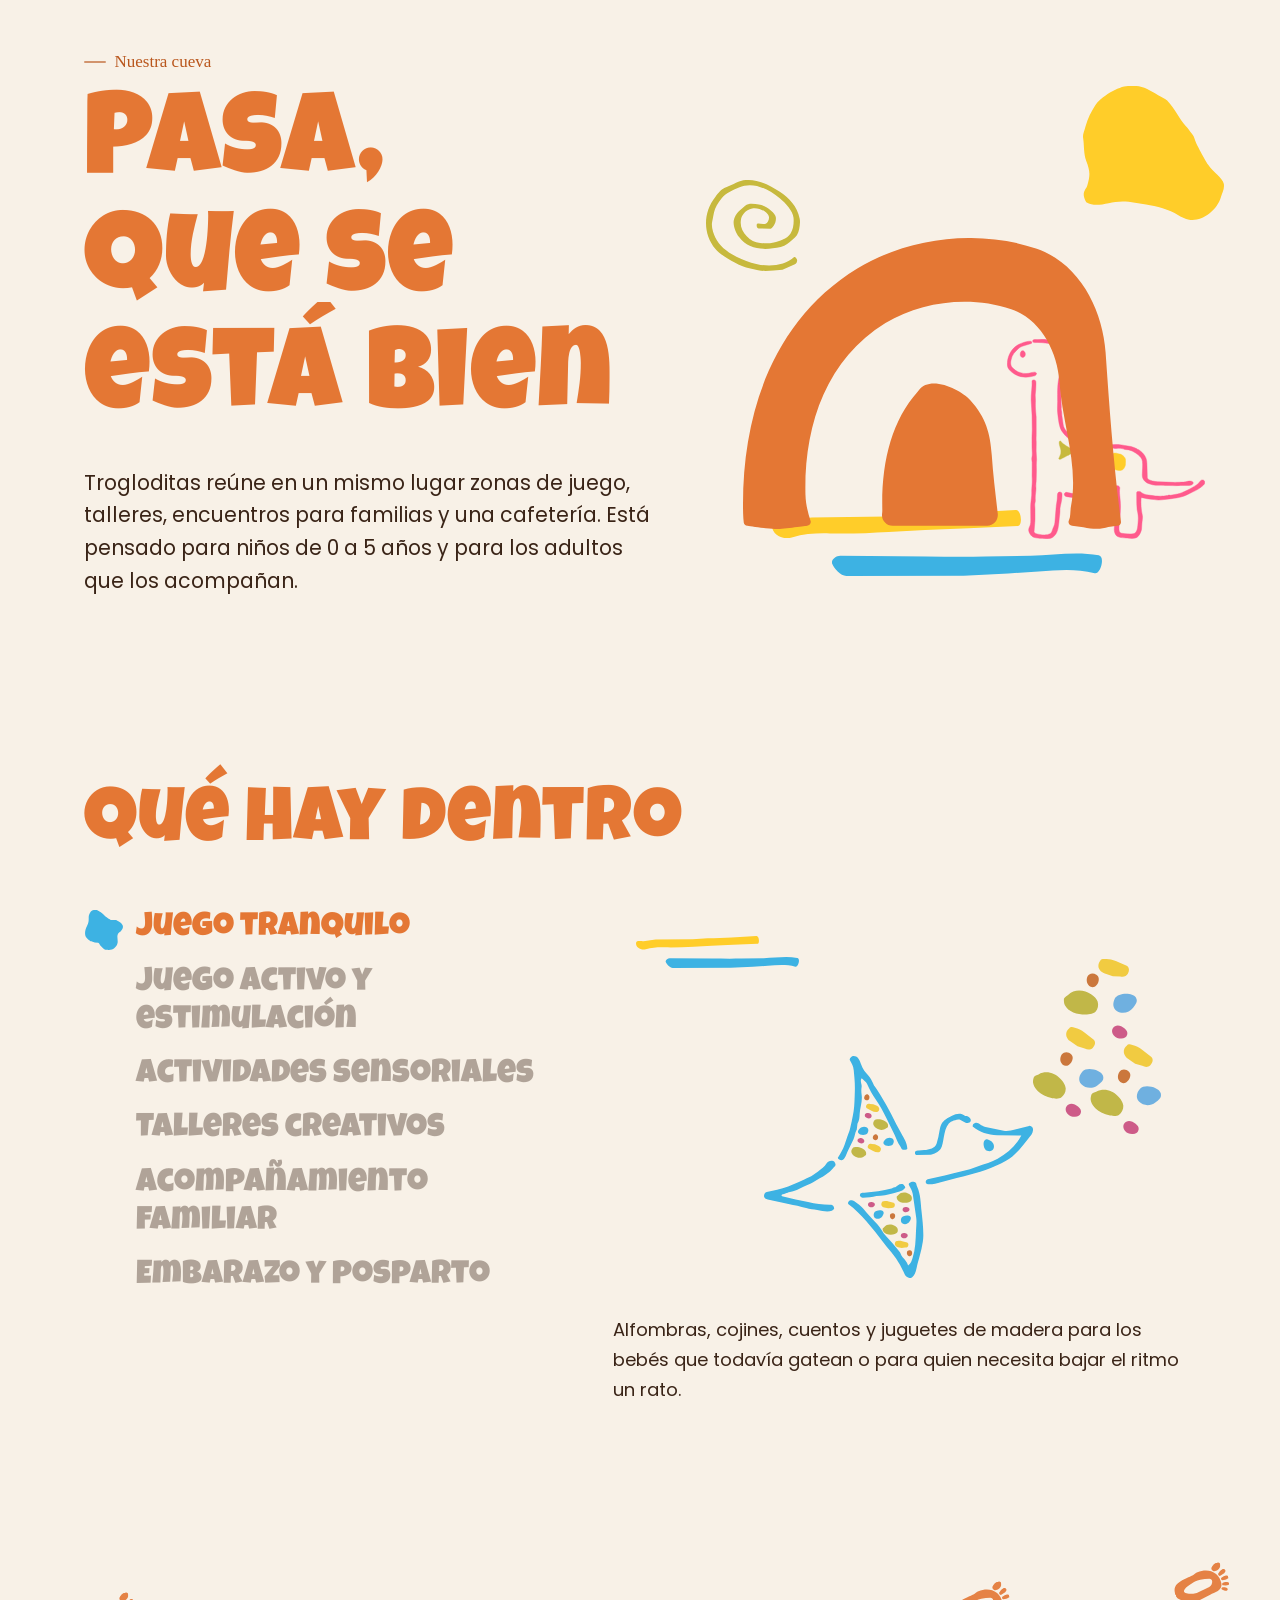
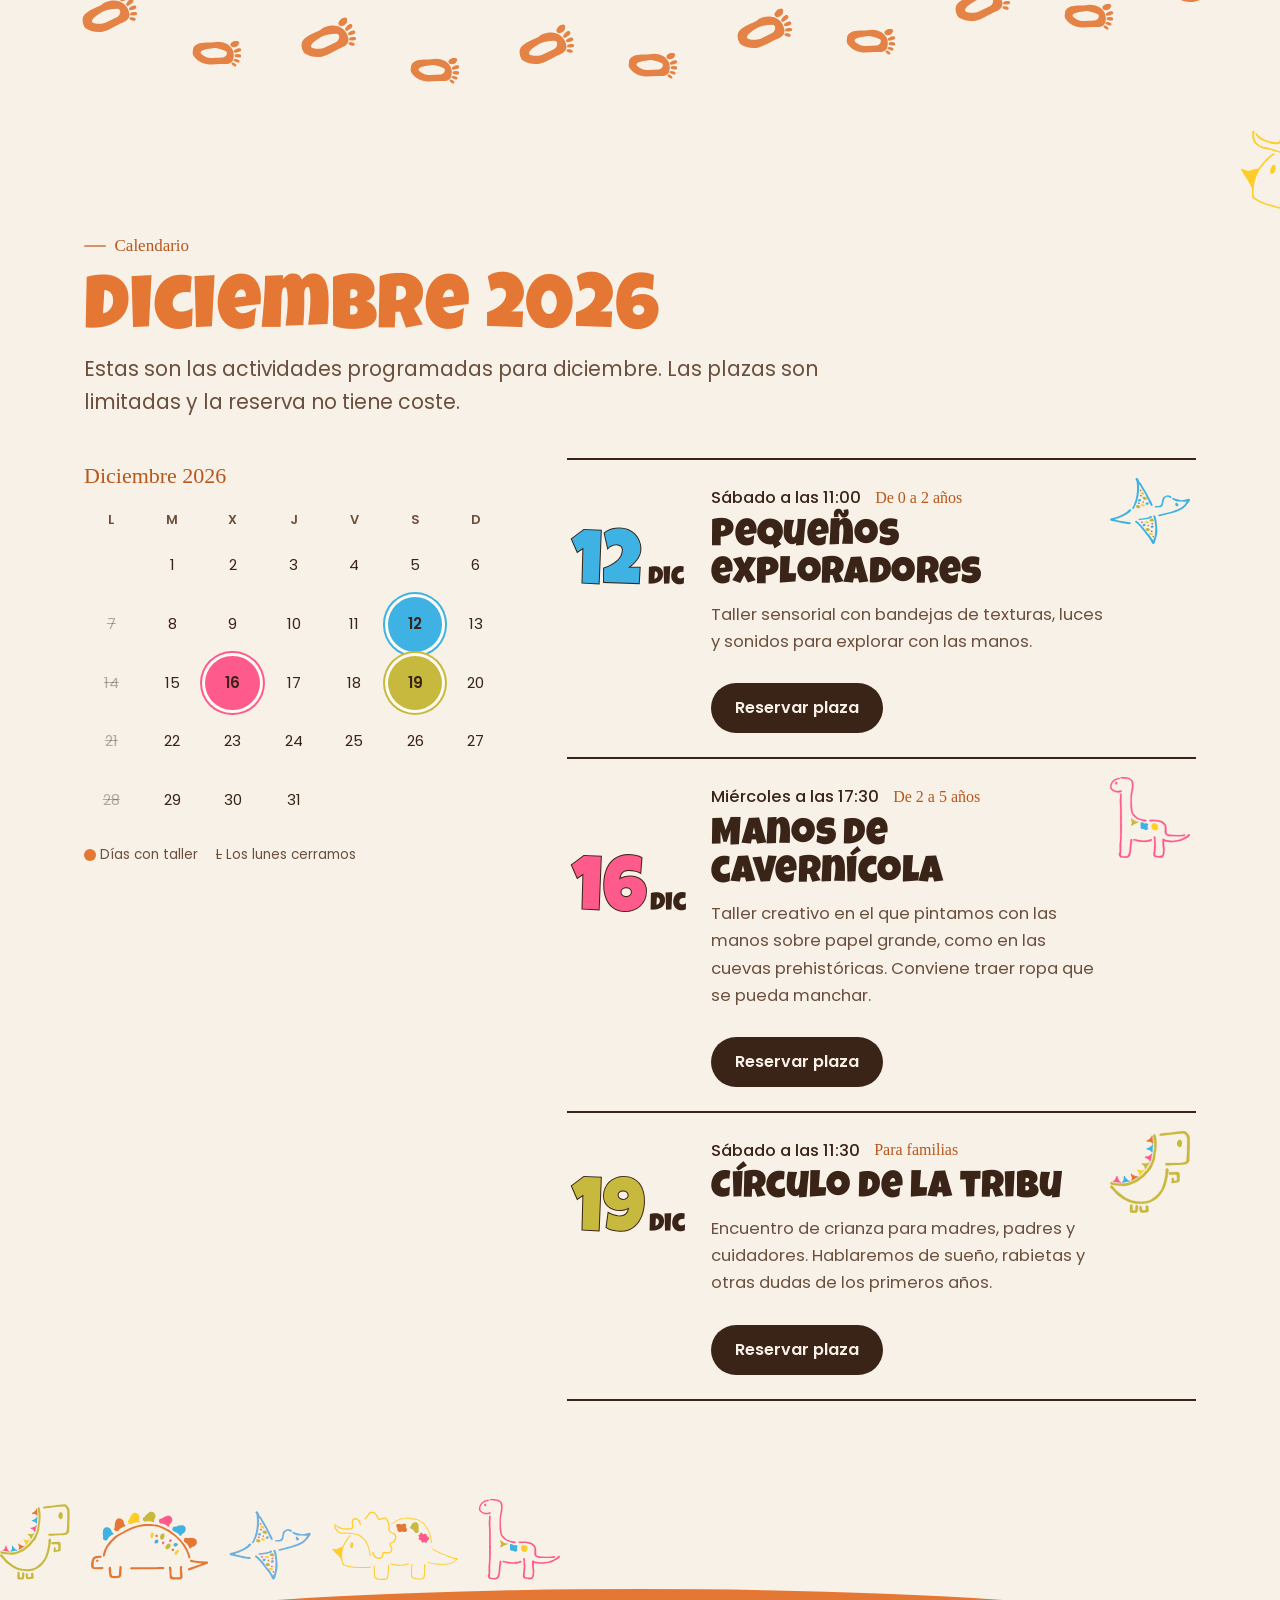
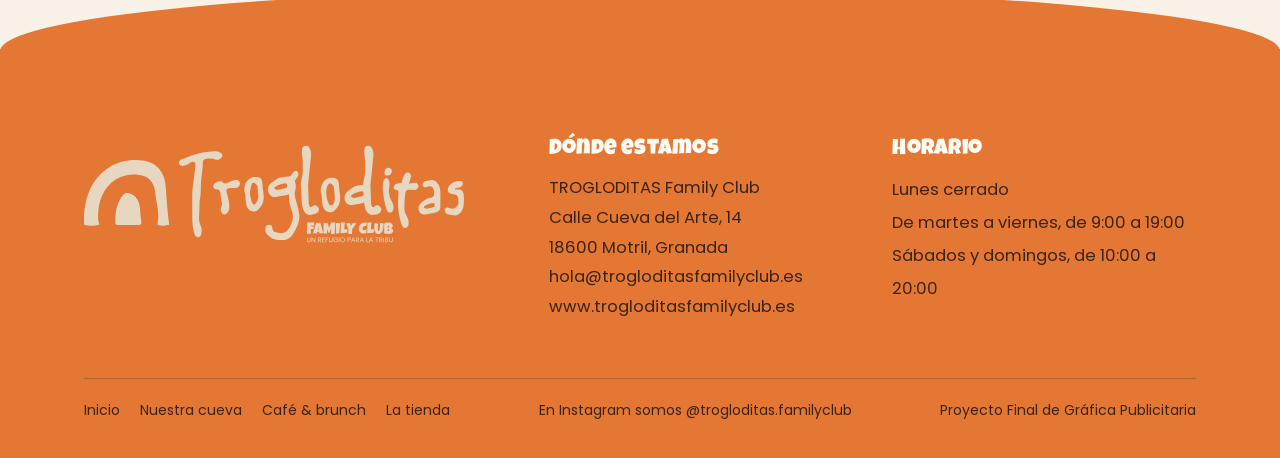
<file: trogloditas-github/sites/cueva.html>
<!DOCTYPE html>
<html lang="es">
<head>
<meta charset="utf-8">
<meta name="viewport" content="width=device-width, initial-scale=1">
<title>Nuestra cueva, Trogloditas Family Club</title>
<meta name="description" content="Zonas de juego, actividades sensoriales, talleres y acompañamiento en la crianza para familias con peques de 0 a 5 años en Motril.">
<meta name="theme-color" content="#E47734">
<link rel="icon" href="../assets/svg/isotipo.svg" type="image/svg+xml">
<link rel="preload" href="../assets/fonts/LuckiestGuy-Regular.woff" as="font" type="font/woff" crossorigin>
<link rel="stylesheet" href="../assets/css/site.css">
<link rel="stylesheet" href="../assets/css/pages.css">
<script>document.documentElement.classList.add('js')</script>
</head>
<body class="is-embed">
<a class="skip" href="#main">Saltar al contenido</a>
<div class="curtain" aria-hidden="true"><img src="../assets/svg/isotipo-beige.svg" alt=""></div>
<header class="top">
  <div class="wrap top__in">
    <a class="top__logo" href="index.html" aria-label="Trogloditas Family Club, inicio"><img src="../assets/svg/logo-horizontal.svg" alt="Trogloditas" width="300" height="70"></a>
    <nav class="nav" aria-label="Principal"><a href="index.html">Inicio</a><a href="cueva.html" aria-current="page">Nuestra cueva</a><a href="cafe.html">Café &amp; brunch</a><a href="tienda.html">La tienda</a></nav>
    <button class="burger" type="button" aria-expanded="false" aria-controls="menu" aria-label="Abrir menú"><span></span><span></span><span></span></button>
  </div>
</header>
<div class="menu" id="menu" role="dialog" aria-modal="true" aria-label="Menú" hidden>
  <button class="menu__close" type="button" aria-label="Cerrar menú">×</button>
  <nav aria-label="Menú móvil"><a href="index.html">Inicio</a><a href="cueva.html" aria-current="page">Nuestra cueva</a><a href="cafe.html">Café &amp; brunch</a><a href="tienda.html">La tienda</a></nav>
  <p class="menu__foot">Calle Cueva del Arte, 14, Motril<br>hola@trogloditasfamilyclub.es</p>
  <img class="menu__dino" src="../assets/svg/dino-verde.svg" alt="">
</div>
<main id="main">

<section class="phero" aria-labelledby="ph-t">
  <div class="wrap phero__grid">
    <div>
      <p class="kicker">Nuestra cueva</p>
      <h1 id="ph-t" class="h-xl split-words" data-split>Pasa, que se está bien</h1>
      <p class="lead" data-reveal style="--d:.5s">Trogloditas reúne en un mismo lugar zonas de juego, talleres, encuentros para familias y una cafetería. Está pensado para niños de 0 a 5 años y para los adultos que los acompañan.</p>
    </div>
    <div class="cave" aria-hidden="true">
      <img class="cave__arch" src="../assets/svg/isotipo.svg" alt="" data-reveal="pop">
      <img class="cave__dino" src="../assets/svg/dino-rosa.svg" alt="">
      <img class="deco cave__m1 float" src="../assets/svg/mancha-amarillo.svg" alt="" style="--r:10deg">
      <img class="deco cave__m2 spin" src="../assets/svg/elemento-5.svg" alt="">
      <img class="deco cave__m3" src="../assets/svg/elemento-7.svg" alt="">
    </div>
  </div>
</section>

<section class="band zones" id="zonas" aria-labelledby="zonas-t">
  <div class="wrap">
    <div class="zones__head">
      <h2 id="zonas-t" class="h-l" data-reveal>Qué hay dentro</h2>
    </div>
    <div class="zones__ui">
      <div class="zones__map" role="tablist" aria-label="Espacios y servicios">
        <button class="zone" role="tab" id="tab-tranquilo" aria-controls="panel-tranquilo" aria-selected="true" tabindex="0" style="--i:0"><img src="../assets/svg/mancha-azul.svg" alt=""><span>Juego tranquilo</span></button>
<button class="zone" role="tab" id="tab-activo" aria-controls="panel-activo" aria-selected="false" tabindex="-1" style="--i:1"><img src="../assets/svg/mancha-naranja.svg" alt=""><span>Juego activo y estimulación</span></button>
<button class="zone" role="tab" id="tab-sensorial" aria-controls="panel-sensorial" aria-selected="false" tabindex="-1" style="--i:2"><img src="../assets/svg/mancha-amarillo.svg" alt=""><span>Actividades sensoriales</span></button>
<button class="zone" role="tab" id="tab-creativos" aria-controls="panel-creativos" aria-selected="false" tabindex="-1" style="--i:3"><img src="../assets/svg/mancha-rosa.svg" alt=""><span>Talleres creativos</span></button>
<button class="zone" role="tab" id="tab-crianza" aria-controls="panel-crianza" aria-selected="false" tabindex="-1" style="--i:4"><img src="../assets/svg/mancha-verde.svg" alt=""><span>Acompañamiento familiar</span></button>
<button class="zone" role="tab" id="tab-embarazo" aria-controls="panel-embarazo" aria-selected="false" tabindex="-1" style="--i:5"><img src="../assets/svg/mancha-rosa.svg" alt=""><span>Embarazo y posparto</span></button>
      </div>
      <div class="zones__panels">
        <div class="zp" role="tabpanel" id="panel-tranquilo" aria-labelledby="tab-tranquilo" tabindex="0" style="--c:var(--azul)">
          <div class="zp__ill" aria-hidden="true"><img class="zp__main float" src="../assets/svg/dino-azul.svg" alt=""><img class="zp__a" src="../assets/svg/elemento-7.svg" alt=""><img class="zp__b" src="../assets/svg/elemento-2.svg" alt=""></div><div class="zp__text"><h3 class="h-m">Juego tranquilo</h3><p>Alfombras, cojines, cuentos y juguetes de madera para los bebés que todavía gatean o para quien necesita bajar el ritmo un rato.</p></div></div>
<div class="zp" role="tabpanel" id="panel-activo" aria-labelledby="tab-activo" tabindex="0" style="--c:var(--naranja)" hidden>
          <div class="arch zp__photo"><img src="../assets/img/local-juego.webp" alt="Zona de juego activo con rampas, arcos y piezas blandas" loading="lazy"></div><div class="zp__text"><h3 class="h-m">Juego activo y estimulación</h3><p>Rampas, arcos de trepa y piezas blandas para moverse, trepar y ganar confianza en su propio cuerpo.</p></div></div>
<div class="zp" role="tabpanel" id="panel-sensorial" aria-labelledby="tab-sensorial" tabindex="0" style="--c:var(--amarillo)" hidden>
          <div class="zp__ill" aria-hidden="true"><img class="zp__main float" src="../assets/svg/dino-amarillo.svg" alt=""><img class="zp__a" src="../assets/svg/elemento-5.svg" alt=""><img class="zp__b" src="../assets/svg/elemento-3.svg" alt=""></div><div class="zp__text"><h3 class="h-m">Actividades sensoriales</h3><p>Propuestas con agua, arena, semillas o luces para tocar, escuchar y observar con calma.</p></div></div>
<div class="zp" role="tabpanel" id="panel-creativos" aria-labelledby="tab-creativos" tabindex="0" style="--c:var(--rosa)" hidden>
          <div class="arch zp__photo"><img src="../assets/img/local-taller.webp" alt="Taller de pintura con niños alrededor de una mesa" loading="lazy"></div><div class="zp__text"><h3 class="h-m">Talleres creativos</h3><p>Pintura, barro, collage y música. Lo importante es que disfruten del proceso, no que el resultado quede perfecto.</p><ul class="zp__facts"><li>Con reserva</li></ul></div></div>
<div class="zp" role="tabpanel" id="panel-crianza" aria-labelledby="tab-crianza" tabindex="0" style="--c:var(--oliva)" hidden>
          <div class="zp__ill" aria-hidden="true"><img class="zp__main float" src="../assets/svg/dino-verde.svg" alt=""><img class="zp__a" src="../assets/svg/elemento-9.svg" alt=""><img class="zp__b" src="../assets/svg/manchas-conjunto.svg" alt=""></div><div class="zp__text"><h3 class="h-m">Acompañamiento familiar</h3><p>Encuentros y charlas sobre sueño, alimentación, rabietas o la vuelta al trabajo, para compartir dudas con otras familias.</p><ul class="zp__facts"><li>Para madres, padres y cuidadores</li></ul></div></div>
<div class="zp" role="tabpanel" id="panel-embarazo" aria-labelledby="tab-embarazo" tabindex="0" style="--c:var(--rosa)" hidden>
          <div class="zp__ill" aria-hidden="true"><img class="zp__main float" src="../assets/svg/dino-rosa.svg" alt=""><img class="zp__a" src="../assets/svg/elemento-8.svg" alt=""><img class="zp__b" src="../assets/svg/elemento-2.svg" alt=""></div><div class="zp__text"><h3 class="h-m">Embarazo y posparto</h3><p>Actividades de movimiento suave para embarazadas, grupos de posparto y masaje infantil.</p><ul class="zp__facts"><li>Embarazo y primeros meses</li></ul></div></div>
      </div>
    </div>
  </div>
</section>

<div class="trail" data-trail aria-hidden="true"></div>

<section class="band cal" id="calendario" aria-labelledby="cal-t">
  <img class="deco cal__dino peek peek-r" data-peek src="../assets/svg/dino-amarillo.svg" alt="">
  <div class="wrap">
    <p class="kicker">Calendario</p>
    <h2 id="cal-t" class="h-l" data-reveal>Diciembre 2026</h2>
    <p class="lead muted" data-reveal>Estas son las actividades programadas para diciembre. Las plazas son limitadas y la reserva no tiene coste.</p>
    <div class="cal__grid">
      <div class="cal__month" data-reveal><p class="cal__mt hand">Diciembre 2026</p><div class="cal__days"><span class="cal__wd" aria-hidden="true">L</span><span class="cal__wd" aria-hidden="true">M</span><span class="cal__wd" aria-hidden="true">X</span><span class="cal__wd" aria-hidden="true">J</span><span class="cal__wd" aria-hidden="true">V</span><span class="cal__wd" aria-hidden="true">S</span><span class="cal__wd" aria-hidden="true">D</span><span class="cal__c is-empty"></span><span class="cal__c">1</span><span class="cal__c">2</span><span class="cal__c">3</span><span class="cal__c">4</span><span class="cal__c">5</span><span class="cal__c">6</span><span class="cal__c is-off" title="Lunes, cerrado">7</span><span class="cal__c">8</span><span class="cal__c">9</span><span class="cal__c">10</span><span class="cal__c">11</span><a class="cal__c is-ev" href="#ev-pequenos-exploradores" style="--c:var(--azul)" aria-label="12 de diciembre: Pequeños exploradores, 11:00 h"><span>12</span></a><span class="cal__c">13</span><span class="cal__c is-off" title="Lunes, cerrado">14</span><span class="cal__c">15</span><a class="cal__c is-ev" href="#ev-manos-de-cavernicola" style="--c:var(--rosa)" aria-label="16 de diciembre: Manos de cavernícola, 17:30 h"><span>16</span></a><span class="cal__c">17</span><span class="cal__c">18</span><a class="cal__c is-ev" href="#ev-circulo-de-la-tribu" style="--c:var(--oliva)" aria-label="19 de diciembre: Círculo de la tribu, 11:30 h"><span>19</span></a><span class="cal__c">20</span><span class="cal__c is-off" title="Lunes, cerrado">21</span><span class="cal__c">22</span><span class="cal__c">23</span><span class="cal__c">24</span><span class="cal__c">25</span><span class="cal__c">26</span><span class="cal__c">27</span><span class="cal__c is-off" title="Lunes, cerrado">28</span><span class="cal__c">29</span><span class="cal__c">30</span><span class="cal__c">31</span><span class="cal__c is-empty"></span><span class="cal__c is-empty"></span><span class="cal__c is-empty"></span></div>
      <p class="cal__legend"><span><span class="cal__dot"></span> Días con taller</span><span><span class="cal__off">L</span> Los lunes cerramos</span></p></div>
      <div class="cal__list"><div class="evs"><article class="ev" style="--c:var(--azul);--d:0.00s" data-reveal id="ev-pequenos-exploradores">
      <div class="ev__date"><span class="ev__day">12</span><span class="ev__mon">dic</span></div>
      <div class="ev__body"><p class="ev__meta"><span>Sábado a las 11:00</span><span class="ev__age hand">De 0 a 2 años</span></p>
        <h3>Pequeños exploradores</h3><p class="ev__kind">Taller sensorial con bandejas de texturas, luces y sonidos para explorar con las manos.</p></div>
      <img class="ev__dino" src="../assets/svg/dino-azul.svg" alt="">
      <button class="btn ev__btn" type="button" data-reserve="pequenos-exploradores" aria-label="Reservar plaza en Pequeños exploradores, 12 de diciembre">Reservar plaza</button>
    </article>
<article class="ev" style="--c:var(--rosa);--d:0.12s" data-reveal id="ev-manos-de-cavernicola">
      <div class="ev__date"><span class="ev__day">16</span><span class="ev__mon">dic</span></div>
      <div class="ev__body"><p class="ev__meta"><span>Miércoles a las 17:30</span><span class="ev__age hand">De 2 a 5 años</span></p>
        <h3>Manos de cavernícola</h3><p class="ev__kind">Taller creativo en el que pintamos con las manos sobre papel grande, como en las cuevas prehistóricas. Conviene traer ropa que se pueda manchar.</p></div>
      <img class="ev__dino" src="../assets/svg/dino-rosa.svg" alt="">
      <button class="btn ev__btn" type="button" data-reserve="manos-de-cavernicola" aria-label="Reservar plaza en Manos de cavernícola, 16 de diciembre">Reservar plaza</button>
    </article>
<article class="ev" style="--c:var(--oliva);--d:0.24s" data-reveal id="ev-circulo-de-la-tribu">
      <div class="ev__date"><span class="ev__day">19</span><span class="ev__mon">dic</span></div>
      <div class="ev__body"><p class="ev__meta"><span>Sábado a las 11:30</span><span class="ev__age hand">Para familias</span></p>
        <h3>Círculo de la tribu</h3><p class="ev__kind">Encuentro de crianza para madres, padres y cuidadores. Hablaremos de sueño, rabietas y otras dudas de los primeros años.</p></div>
      <img class="ev__dino" src="../assets/svg/dino-verde.svg" alt="">
      <button class="btn ev__btn" type="button" data-reserve="circulo-de-la-tribu" aria-label="Reservar plaza en Círculo de la tribu, 19 de diciembre">Reservar plaza</button>
    </article></div></div>
    </div>
  </div>
</section>

</main>
<footer class="foot">
  <img class="foot__dinos" src="../assets/svg/dinos-conjunto.svg" alt="" aria-hidden="true">
  <div class="wrap">
    <div class="foot__grid">
      <div><img class="foot__logo" src="../assets/svg/logo-horizontal-beige-completo.svg" alt="Trogloditas Family Club. Un refugio para la tribu" width="380" height="110"></div>
      <div>
        <h2>Dónde estamos</h2>
        <address>TROGLODITAS Family Club<br>Calle Cueva del Arte, 14<br>18600 Motril, Granada<br>
        <a href="mailto:hola@trogloditasfamilyclub.es">hola@trogloditasfamilyclub.es</a><br>
        <span>www.trogloditasfamilyclub.es</span></address>
      </div>
      <div>
        <h2>Horario</h2>
        <ul><li>Lunes cerrado</li><li>De martes a viernes, de 9:00 a 19:00</li><li>Sábados y domingos, de 10:00 a 20:00</li></ul>
      </div>
    </div>
    <div class="foot__bottom">
      <nav class="foot__nav" aria-label="Pie"><a href="index.html">Inicio</a><a href="cueva.html">Nuestra cueva</a><a href="cafe.html">Café &amp; brunch</a><a href="tienda.html">La tienda</a></nav>
      <span>En Instagram somos @trogloditas.familyclub</span>
      <span>Proyecto Final de Gráfica Publicitaria</span>
    </div>
  </div>
</footer>
<dialog class="modal" id="reserva" aria-labelledby="rs-t">
  <button class="modal__x" type="button" data-close aria-label="Cerrar">×</button>
  <div class="modal__head"><h2 id="rs-t">Reservar plaza</h2><p id="rs-sub"></p><img class="deco" id="rs-dino" src="../assets/svg/dino-azul.svg" alt=""></div>
  <div class="modal__body">
    <form class="form" id="rs-form" novalidate>
      <div class="field full"><label for="rs-act">Actividad</label><select id="rs-act" name="actividad"><option value="pequenos-exploradores">Pequeños exploradores, sábado 12 de diciembre a las 11:00</option><option value="manos-de-cavernicola">Manos de cavernícola, miércoles 16 de diciembre a las 17:30</option><option value="circulo-de-la-tribu">Círculo de la tribu, sábado 19 de diciembre a las 11:30</option></select></div>
      <div class="field full"><label for="rs-name">Nombre de la persona adulta</label><input id="rs-name" name="nombre" autocomplete="name" required><p class="err">Escribe tu nombre.</p></div>
      <div class="field"><label for="rs-mail">Correo electrónico</label><input id="rs-mail" name="email" type="email" autocomplete="email" required><p class="err">Revisa el correo.</p></div>
      <div class="field"><label for="rs-tel">Teléfono</label><input id="rs-tel" name="telefono" type="tel" autocomplete="tel" required pattern="[0-9 +]{9,15}"><p class="err">Necesitamos un teléfono válido.</p></div>
      <div class="field"><label for="rs-kids">Peques</label><select id="rs-kids" name="peques"><option>1</option><option>2</option><option>3</option></select></div>
      <div class="field"><label for="rs-age">Edad de los peques</label><input id="rs-age" name="edades" placeholder="Por ejemplo, 18 meses" required><p class="err">Indica la edad.</p></div>
      <div class="field full"><label for="rs-com">¿Algo que debamos saber? <span class="muted">(opcional)</span></label><textarea id="rs-com" name="comentarios" placeholder="Por ejemplo, alergias o cualquier cosa que nos ayude"></textarea></div>
      <label class="check full"><input type="checkbox" required id="rs-ok"> <span>Acepto que Trogloditas use estos datos para gestionar mi reserva.</span></label>
      <p class="note full">Prototipo académico: esta reserva todavía no se envía a Trogloditas y no tiene coste.</p>
      <div class="full"><button class="btn" type="submit">Confirmar reserva</button></div>
    </form>
    <div class="done" id="rs-done" hidden aria-live="polite"></div>
  </div>
</dialog>
<script src="../assets/js/site.js" defer></script>
</body>
</html>
</file>
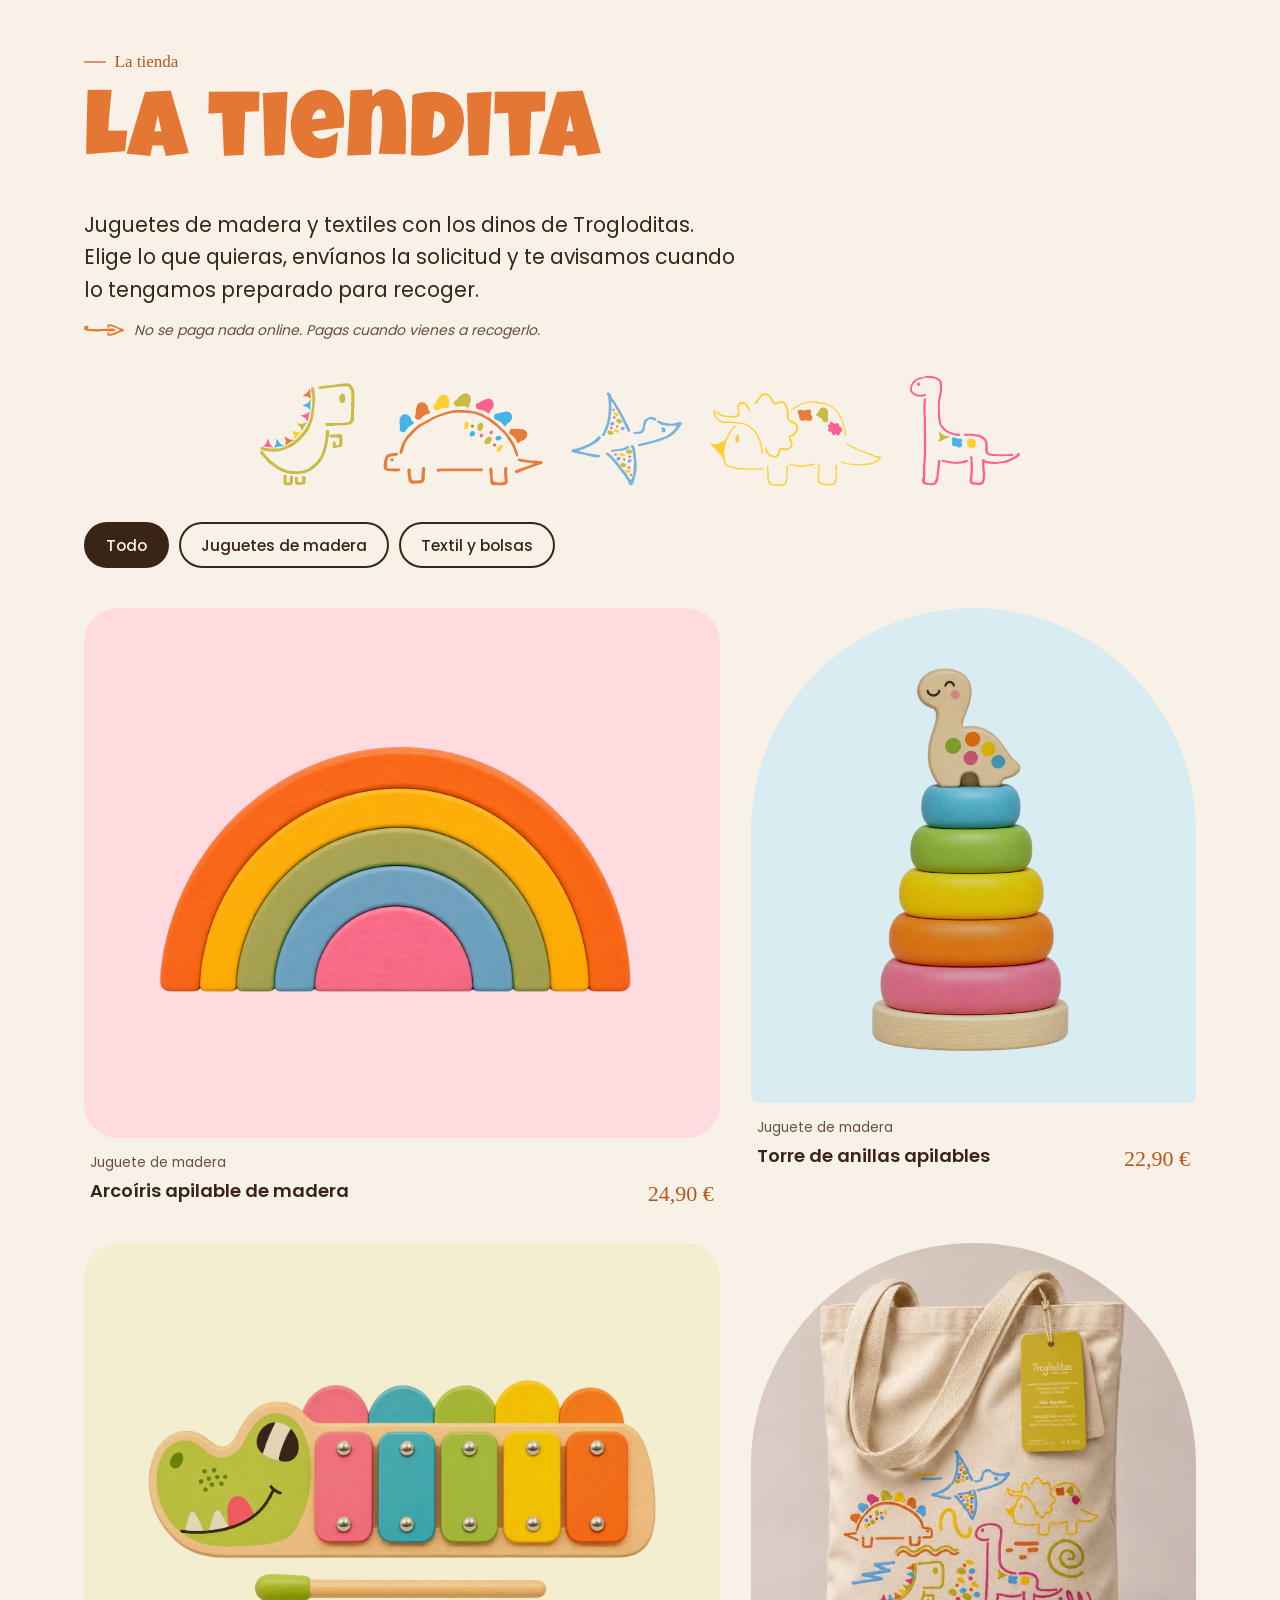
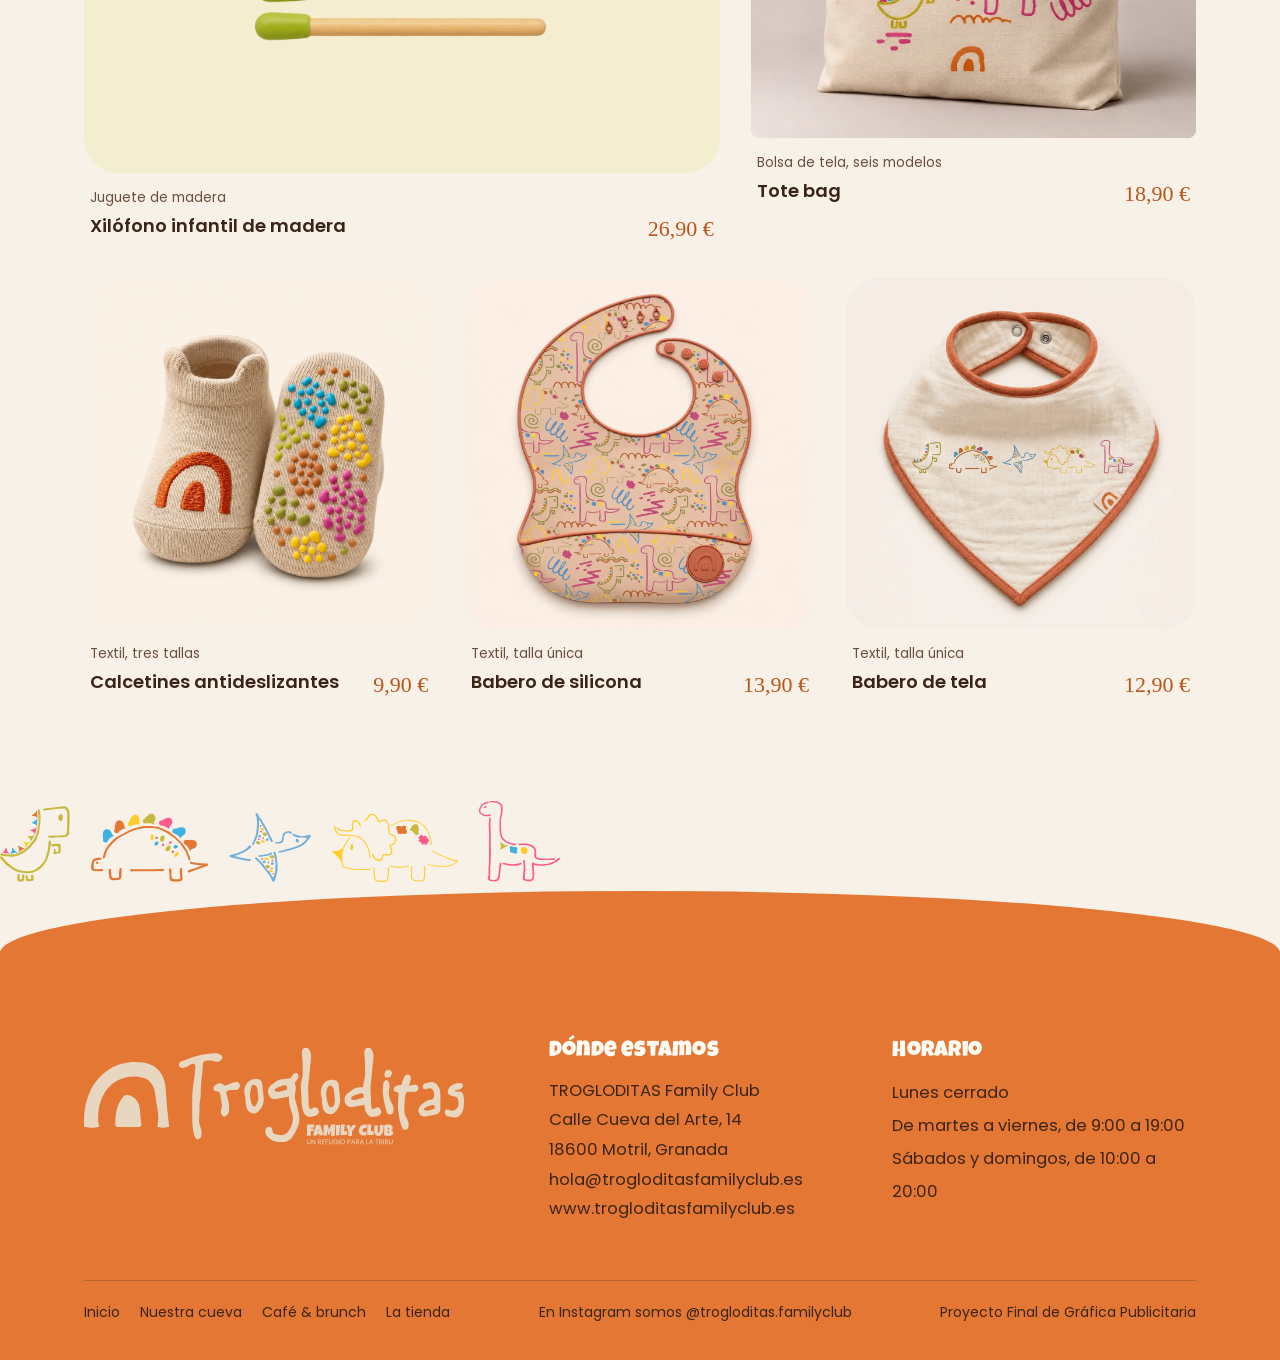
<file: trogloditas-github/sites/tienda.html>
<!DOCTYPE html>
<html lang="es">
<head>
<meta charset="utf-8">
<meta name="viewport" content="width=device-width, initial-scale=1">
<title>La tienda, Trogloditas Family Club</title>
<meta name="description" content="Juguetes de madera y textiles con los dinos de Trogloditas. Solicítalos online y recógelos en nuestro local de Motril.">
<meta name="theme-color" content="#E47734">
<link rel="icon" href="../assets/svg/isotipo.svg" type="image/svg+xml">
<link rel="preload" href="../assets/fonts/LuckiestGuy-Regular.woff" as="font" type="font/woff" crossorigin>
<link rel="stylesheet" href="../assets/css/site.css">
<link rel="stylesheet" href="../assets/css/pages.css">
<script>document.documentElement.classList.add('js')</script>
</head>
<body class="is-embed">
<a class="skip" href="#main">Saltar al contenido</a>
<div class="curtain" aria-hidden="true"><img src="../assets/svg/isotipo-beige.svg" alt=""></div>
<header class="top">
  <div class="wrap top__in">
    <a class="top__logo" href="index.html" aria-label="Trogloditas Family Club, inicio"><img src="../assets/svg/logo-horizontal.svg" alt="Trogloditas" width="300" height="70"></a>
    <nav class="nav" aria-label="Principal"><a href="index.html">Inicio</a><a href="cueva.html">Nuestra cueva</a><a href="cafe.html">Café &amp; brunch</a><a href="tienda.html" aria-current="page">La tienda</a></nav>
    <button class="burger" type="button" aria-expanded="false" aria-controls="menu" aria-label="Abrir menú"><span></span><span></span><span></span></button>
  </div>
</header>
<div class="menu" id="menu" role="dialog" aria-modal="true" aria-label="Menú" hidden>
  <button class="menu__close" type="button" aria-label="Cerrar menú">×</button>
  <nav aria-label="Menú móvil"><a href="index.html">Inicio</a><a href="cueva.html">Nuestra cueva</a><a href="cafe.html">Café &amp; brunch</a><a href="tienda.html" aria-current="page">La tienda</a></nav>
  <p class="menu__foot">Calle Cueva del Arte, 14, Motril<br>hola@trogloditasfamilyclub.es</p>
  <img class="menu__dino" src="../assets/svg/dino-verde.svg" alt="">
</div>
<main id="main">

<section class="shero" aria-labelledby="sh-t">
  <div class="wrap shero__grid">
    <p class="kicker">La tienda</p>
      <h1 id="sh-t" class="h-xl split-words" data-split>La tiendita</h1>
    <div class="shero__side">
      <p class="lead" data-reveal style="--d:.4s">Juguetes de madera y textiles con los dinos de Trogloditas. Elige lo que quieras, envíanos la solicitud y te avisamos cuando lo tengamos preparado para recoger.</p>
      <p class="note" data-reveal style="--d:.5s">No se paga nada online. Pagas cuando vienes a recogerlo.</p>
    </div>
  </div>
  <img class="deco shero__dinos" src="../assets/svg/dinos-conjunto.svg" alt="">
</section>

<section class="band catalog" aria-labelledby="cat-t">
  <div class="wrap">
    <h2 id="cat-t" class="sr">Catálogo</h2>
    <div class="filters" role="group" aria-label="Filtrar productos">
      <button type="button" class="chip" aria-pressed="true" data-filter="todo">Todo</button>
      <button type="button" class="chip" aria-pressed="false" data-filter="juguetes">Juguetes de madera</button>
      <button type="button" class="chip" aria-pressed="false" data-filter="textil">Textil y bolsas</button>
    </div>
    <div class="grid-products">
      <a class="pc pc--xl pc--cut" href="#arcoiris" data-cat="juguetes" data-reveal style="--c:var(--rosa)">
        <span class="pc__img"><img src="../assets/img/arcoiris.webp" alt="Arcoíris de madera de cinco arcos de colores" loading="lazy"><img class="pc__alt" src="../assets/img/arcoiris-caja.webp" alt="" loading="lazy"></span>
        <span class="pc__meta"><span class="pc__cat">Juguete de madera</span><span class="pc__name">Arcoíris apilable de madera</span><span class="pc__price hand">24,90 €</span></span>
        </a>
<a class="pc pc--tall pc--cut" href="#torre" data-cat="juguetes" data-reveal style="--c:var(--azul)">
        <span class="pc__img"><img src="../assets/img/torre.webp" alt="Torre de cinco anillas de colores con un dinosaurio de madera arriba" loading="lazy"><img class="pc__alt" src="../assets/img/torre-caja.webp" alt="" loading="lazy"></span>
        <span class="pc__meta"><span class="pc__cat">Juguete de madera</span><span class="pc__name">Torre de anillas apilables</span><span class="pc__price hand">22,90 €</span></span>
        </a>
<a class="pc pc--wide pc--cut" href="#xilofono" data-cat="juguetes" data-reveal style="--c:var(--oliva)">
        <span class="pc__img"><img src="../assets/img/xilofono.webp" alt="Xilófono con forma de cocodrilo y teclas de colores, con dos baquetas" loading="lazy"><img class="pc__alt" src="../assets/img/xilofono-caja.webp" alt="" loading="lazy"></span>
        <span class="pc__meta"><span class="pc__cat">Juguete de madera</span><span class="pc__name">Xilófono infantil de madera</span><span class="pc__price hand">26,90 €</span></span>
        </a>
<a class="pc pc--tall pc--photo" href="#tote" data-cat="textil" data-reveal style="--c:var(--amarillo)">
        <span class="pc__img"><img src="../assets/img/tote-tribu.webp" alt="Tote bag beige con los cinco dinosaurios de la tribu" loading="lazy"><img class="pc__alt" src="../assets/img/tote-rex.webp" alt="" loading="lazy"></span>
        <span class="pc__meta"><span class="pc__cat">Bolsa de tela, seis modelos</span><span class="pc__name">Tote bag</span><span class="pc__price hand">18,90 €</span></span>
        </a>
<a class="pc pc--sq pc--photo" href="#calcetines" data-cat="textil" data-reveal style="--c:var(--naranja)">
        <span class="pc__img"><img src="../assets/img/calcetines.webp" alt="Calcetines beige con la cueva bordada y puntos antideslizantes de colores" loading="lazy"></span>
        <span class="pc__meta"><span class="pc__cat">Textil, tres tallas</span><span class="pc__name">Calcetines antideslizantes</span><span class="pc__price hand">9,90 €</span></span>
        </a>
<a class="pc pc--sq pc--photo" href="#babero-silicona" data-cat="textil" data-reveal style="--c:var(--rosa)">
        <span class="pc__img"><img src="../assets/img/babero-silicona.webp" alt="Babero de silicona con estampado de dinosaurios y bolsillo recogemigas" loading="lazy"></span>
        <span class="pc__meta"><span class="pc__cat">Textil, talla única</span><span class="pc__name">Babero de silicona</span><span class="pc__price hand">13,90 €</span></span>
        </a>
<a class="pc pc--sq pc--photo" href="#babero-tela" data-cat="textil" data-reveal style="--c:var(--azul)">
        <span class="pc__img"><img src="../assets/img/babero-tela.webp" alt="Babero bandana de tela con ribete naranja y los cinco dinosaurios" loading="lazy"></span>
        <span class="pc__meta"><span class="pc__cat">Textil, talla única</span><span class="pc__name">Babero de tela</span><span class="pc__price hand">12,90 €</span></span>
        </a>
    </div>
  </div>
</section>

</main>
<footer class="foot">
  <img class="foot__dinos" src="../assets/svg/dinos-conjunto.svg" alt="" aria-hidden="true">
  <div class="wrap">
    <div class="foot__grid">
      <div><img class="foot__logo" src="../assets/svg/logo-horizontal-beige-completo.svg" alt="Trogloditas Family Club. Un refugio para la tribu" width="380" height="110"></div>
      <div>
        <h2>Dónde estamos</h2>
        <address>TROGLODITAS Family Club<br>Calle Cueva del Arte, 14<br>18600 Motril, Granada<br>
        <a href="mailto:hola@trogloditasfamilyclub.es">hola@trogloditasfamilyclub.es</a><br>
        <span>www.trogloditasfamilyclub.es</span></address>
      </div>
      <div>
        <h2>Horario</h2>
        <ul><li>Lunes cerrado</li><li>De martes a viernes, de 9:00 a 19:00</li><li>Sábados y domingos, de 10:00 a 20:00</li></ul>
      </div>
    </div>
    <div class="foot__bottom">
      <nav class="foot__nav" aria-label="Pie"><a href="index.html">Inicio</a><a href="cueva.html">Nuestra cueva</a><a href="cafe.html">Café &amp; brunch</a><a href="tienda.html">La tienda</a></nav>
      <span>En Instagram somos @trogloditas.familyclub</span>
      <span>Proyecto Final de Gráfica Publicitaria</span>
    </div>
  </div>
</footer>

<dialog class="modal pdp" id="pdp" aria-labelledby="pdp-name">
  <button class="modal__x" type="button" data-close aria-label="Cerrar ficha">×</button>
  <div class="pdp__grid">
    <div class="pdp__gallery">
      <div class="pdp__main"><img id="pdp-img" alt=""></div>
      <div class="pdp__thumbs" id="pdp-thumbs" role="group" aria-label="Fotografías del producto"></div>
    </div>
    <div class="pdp__info">
      <div id="pdp-view">
        <p class="kicker" id="pdp-cat"></p>
        <h2 id="pdp-name"></h2>
        <p class="pdp__price hand" id="pdp-price"></p>
        <p id="pdp-desc"></p>
        <ul class="pdp__facts" id="pdp-facts"></ul>
        <fieldset class="pdp__opts" id="pdp-opts"></fieldset>
        <div class="pdp__buy">
          <div class="qty" role="group" aria-label="Cantidad">
            <button type="button" data-q="-1" aria-label="Quitar una unidad">−</button>
            <input id="pdp-qty" type="number" inputmode="numeric" min="1" max="10" value="1" aria-label="Cantidad">
            <button type="button" data-q="1" aria-label="Añadir una unidad">+</button>
          </div>
          <button class="btn" type="button" id="pdp-req">Solicitar producto</button>
        </div>
        <p class="pdp__total">Total: <b id="pdp-total"></b></p>
      </div>
      <div id="pdp-form" hidden>
        <button class="link" type="button" id="pdp-back">Volver a la ficha</button>
        <h2 class="pdp__ftitle">Solicitar producto</h2>
        <ul class="summary" id="pdp-sum"></ul>
        <form class="form" id="req-form" novalidate>
          <div class="field full"><label for="rq-name">Nombre y apellidos</label><input id="rq-name" name="nombre" autocomplete="name" required><p class="err">Escribe tu nombre.</p></div>
          <div class="field"><label for="rq-mail">Correo electrónico</label><input id="rq-mail" name="email" type="email" autocomplete="email" required><p class="err">Revisa el correo.</p></div>
          <div class="field"><label for="rq-tel">Teléfono</label><input id="rq-tel" name="telefono" type="tel" autocomplete="tel" required pattern="[0-9 +]{9,15}"><p class="err">Necesitamos un teléfono válido.</p></div>
          <div class="field full"><label for="rq-com">Comentarios <span class="muted">(opcional)</span></label><textarea id="rq-com" name="comentarios" placeholder="Si es para regalo o qué día te viene bien recogerlo"></textarea></div>
          <label class="check full"><input type="checkbox" required id="rq-ok"> <span>Acepto que Trogloditas use estos datos para responder a mi solicitud.</span></label>
          <p class="note full">Prototipo académico: esta solicitud todavía no se envía a la tienda y no se cobra nada.</p>
          <div class="full"><button class="btn" type="submit">Enviar solicitud</button></div>
        </form>
      </div>
      <div id="pdp-done" class="done" hidden aria-live="polite"></div>
    </div>
  </div>
</dialog>
<script>window.PRODUCTS=[{"id": "arcoiris", "name": "Arcoíris apilable de madera", "cat": "juguetes", "catl": "Juguete de madera", "price": 24.9, "imgs": ["assets/img/arcoiris.webp", "assets/img/arcoiris-caja.webp", "assets/img/arcoiris-caja-trasera.webp"], "cut": true, "size": "xl", "tint": "var(--rosa)", "alts": ["Arcoíris de madera de cinco arcos de colores", "Caja del arcoíris apilable, vista frontal", "Caja del arcoíris apilable, vista trasera"], "desc": "Cinco arcos de madera para apilar, ordenar o construir puentes y túneles. Es un juguete abierto que acompaña al niño a medida que crece.", "facts": ["5 piezas de madera"]}, {"id": "torre", "name": "Torre de anillas apilables", "cat": "juguetes", "catl": "Juguete de madera", "price": 22.9, "imgs": ["assets/img/torre.webp", "assets/img/torre-caja.webp", "assets/img/torre-caja-trasera.webp"], "cut": true, "size": "tall", "tint": "var(--azul)", "alts": ["Torre de cinco anillas de colores con un dinosaurio de madera arriba", "Caja de la torre apilable, vista frontal", "Caja de la torre apilable, vista lateral"], "desc": "Cinco aros de colores, una base y un dinosaurio de madera que corona la torre. Sirve para apilar, ordenar por tamaños y volver a empezar cada vez que se cae.", "facts": ["5 aros, base y dinosaurio"]}, {"id": "xilofono", "name": "Xilófono infantil de madera", "cat": "juguetes", "catl": "Juguete de madera", "price": 26.9, "imgs": ["assets/img/xilofono.webp", "assets/img/xilofono-caja.webp", "assets/img/xilofono-caja-trasera.webp"], "cut": true, "size": "wide", "tint": "var(--oliva)", "alts": ["Xilófono con forma de cocodrilo y teclas de colores, con dos baquetas", "Caja del xilófono, vista frontal", "Caja del xilófono, vista trasera"], "desc": "Un cocodrilo de madera con cinco teclas de colores y dos baquetas para sus primeros ritmos.", "facts": ["Incluye 2 baquetas"]}, {"id": "tote", "name": "Tote bag", "cat": "textil", "catl": "Bolsa de tela", "price": 18.9, "imgs": ["assets/img/tote-tribu.webp"], "cut": false, "size": "tall", "tint": "var(--amarillo)", "alts": ["Tote bag beige con los cinco dinosaurios de la tribu"], "desc": "Bolsa de tela con asas largas y uno de nuestros dinosaurios dibujado a mano. Hay seis modelos para elegir.", "facts": ["Asas largas", "6 modelos"], "models": [{"id": "tribu", "name": "Toda la tribu", "img": "tote-tribu", "alt": "Tote bag con los cinco dinosaurios de la tribu"}, {"id": "tricera", "name": "Tricera amarillo", "img": "tote-tricera", "alt": "Tote bag con triceratops amarillo"}, {"id": "ptero", "name": "Ptero azul", "img": "tote-ptero", "alt": "Tote bag con pterodáctilo azul"}, {"id": "diplo", "name": "Diplo rosa", "img": "tote-diplo", "alt": "Tote bag con diplodocus rosa"}, {"id": "rex", "name": "Rex verde", "img": "tote-rex", "alt": "Tote bag con tiranosaurio verde"}, {"id": "estego", "name": "Estego naranja", "img": "tote-estego", "alt": "Tote bag con estegosaurio naranja"}]}, {"id": "calcetines", "name": "Calcetines antideslizantes", "cat": "textil", "catl": "Textil", "price": 9.9, "imgs": ["assets/img/calcetines.webp"], "cut": false, "size": "sq", "tint": "var(--naranja)", "alts": ["Calcetines beige con la cueva bordada y puntos antideslizantes de colores"], "desc": "Llevan nuestro logo bordado y puntos de goma de colores en la suela, para que no resbalen cuando empiezan a andar por casa.", "facts": ["Suela antideslizante"], "sizes": ["6-12 meses", "12-24 meses", "2-4 años"]}, {"id": "babero-silicona", "name": "Babero de silicona", "cat": "textil", "catl": "Textil", "price": 13.9, "imgs": ["assets/img/babero-silicona.webp"], "cut": false, "size": "sq", "tint": "var(--rosa)", "alts": ["Babero de silicona con estampado de dinosaurios y bolsillo recogemigas"], "desc": "De silicona blanda, con bolsillo recogemigas y cierre ajustable. Muy práctico para las primeras comidas.", "facts": ["Cierre ajustable"], "unica": true}, {"id": "babero-tela", "name": "Babero de tela", "cat": "textil", "catl": "Textil", "price": 12.9, "imgs": ["assets/img/babero-tela.webp"], "cut": false, "size": "sq", "tint": "var(--azul)", "alts": ["Babero bandana de tela con ribete naranja y los cinco dinosaurios"], "desc": "Bandana de tela con ribete naranja, cierre de corchetes y los cinco dinosaurios de la marca.", "facts": ["Cierre de corchetes"], "unica": true}];</script>
<script src="../assets/js/site.js" defer></script>
<script src="../assets/js/tienda.js" defer></script>
</body>
</html>
</file>
<file: trogloditas-github/assets/css/site.css>
/*
VOICE   cálida, juguetona y limpia: un club familiar con aire de estudio creativo
IDEA    la cueva como ventana: el arco del isotipo enmarca fotos y escenas; la tribu deja huellas y manchas
PICTURE fotografías en arcos, dinos originales que asoman y caminan, manchas que se pintan al tocar
COLOUR  crema/beige de base, naranja dominante, rosa-azul-oliva-amarillo como acentos puntuales
TYPE    Luckiest Guy titulares · Poppins texto · Segoe Print notas a mano
*/
@font-face{font-family:"Luckiest Guy";src:url(../fonts/LuckiestGuy-Regular.woff) format("woff");font-display:swap}
@font-face{font-family:Poppins;src:url(../fonts/Poppins-Regular.woff) format("woff");font-weight:400;font-display:swap}
@font-face{font-family:Poppins;src:url(../fonts/Poppins-Medium.woff) format("woff");font-weight:500;font-display:swap}
@font-face{font-family:Poppins;src:url(../fonts/Poppins-SemiBold.woff) format("woff");font-weight:600;font-display:swap}

:root{
  --naranja:#E47734;--beige:#E8D7C0;--rosa:#FF5A8C;--azul:#3DB2E3;--oliva:#C7B93D;--amarillo:#FFCD29;
  --crema:#F8F1E7;--papel:#FFFBF5;--ink:#3A2417;--ink-2:#6B4F3D;--tierra:#B9561C;
  --f-title:"Luckiest Guy","Arial Rounded MT Bold",system-ui,sans-serif;
  --f-text:Poppins,system-ui,-apple-system,"Segoe UI",sans-serif;
  --f-hand:"Segoe Print","Comic Neue","Bradley Hand","Chalkboard SE",cursive;
  --max:1240px;--pad:max(5vw,18px);
  --ease:cubic-bezier(.22,1,.36,1);--bounce:cubic-bezier(.34,1.56,.64,1);
  color-scheme:light;
}
*{box-sizing:border-box;min-width:0}
html{overflow-x:clip;scroll-behavior:smooth;scroll-padding-top:90px;-webkit-text-size-adjust:100%}
body{margin:0;background:var(--crema);color:var(--ink);font:400 16.5px/1.65 var(--f-text);overflow-x:clip}
img{max-width:100%;display:block}
[hidden]{display:none!important}
a{color:inherit}
h1,h2,h3{font-family:var(--f-title);font-weight:400;line-height:1.02;margin:0;letter-spacing:.01em;text-wrap:balance}
p{margin:0 0 1em}
.hand{font-family:var(--f-hand);font-weight:400}
.wrap{max-width:var(--max);margin-inline:auto;padding-inline:var(--pad)}
.sr{position:absolute!important;width:1px;height:1px;overflow:hidden;clip:rect(0 0 0 0);white-space:nowrap}
.skip{position:absolute;left:12px;top:-60px;z-index:200;background:var(--ink);color:var(--crema);padding:10px 16px;border-radius:12px}
.skip:focus{top:12px}
:focus-visible{outline:3px solid var(--azul);outline-offset:3px;border-radius:6px}

/* ---------- botones y enlaces ---------- */
.btn{--bg:var(--ink);--fg:var(--crema);display:inline-flex;align-items:center;gap:.6em;min-height:50px;padding:.75em 1.5em;border-radius:999px;border:0;background:var(--bg);color:var(--fg);font:600 16px/1 var(--f-text);text-decoration:none;cursor:pointer;position:relative;overflow:hidden;isolation:isolate;transition:transform .35s var(--bounce),color .3s}
.btn::before{content:"";position:absolute;inset:0;z-index:-1;background:var(--naranja);border-radius:inherit;transform:translateY(102%);transition:transform .45s var(--ease)}
.btn:hover{transform:translateY(-2px) rotate(-1.5deg);color:var(--ink)}
.btn:hover::before{transform:none}
.btn--light{--bg:var(--papel);--fg:var(--ink)}
.btn--light::before{background:var(--amarillo)}
.btn--ghost{--bg:transparent;--fg:var(--ink);box-shadow:inset 0 0 0 2px var(--ink)}
.btn--ghost::before{background:var(--beige)}
.btn .arr{display:inline-block;transition:transform .35s var(--ease)}
.btn:hover .arr{transform:translateX(4px)}
.link{display:inline-flex;align-items:center;gap:.5em;font-weight:600;text-decoration:none;padding:.4em 0;background:linear-gradient(currentColor,currentColor) 0 100%/0 2px no-repeat;transition:background-size .4s var(--ease)}
.link:hover{background-size:100% 2px}
.link img{width:46px;transform:scaleX(-1);transition:transform .4s var(--ease)}
.link:hover img{transform:scaleX(-1) translateX(-6px)}

/* ---------- cabecera ---------- */
.top{position:sticky;top:0;z-index:50;transition:background .3s,box-shadow .3s}
.top.is-scrolled{background:color-mix(in srgb,var(--crema) 88%,transparent);backdrop-filter:blur(10px);-webkit-backdrop-filter:blur(10px);box-shadow:0 1px 0 rgba(58,36,23,.08)}
.top__in{display:flex;align-items:center;justify-content:space-between;gap:20px;height:78px}
.top__logo img{height:42px;width:auto;transition:transform .4s var(--bounce)}
.top__logo:hover img{transform:rotate(-3deg) scale(1.04)}
.is-home .top:not(.is-scrolled) .top__logo{opacity:0;pointer-events:none}
.top__logo{transition:opacity .4s}
.nav{display:flex;gap:6px;align-items:center}
.nav a{position:relative;text-decoration:none;font-weight:500;font-size:15.5px;padding:10px 14px;border-radius:999px;transition:background .3s}
.nav a:hover{background:var(--beige)}
.nav a[aria-current=page]{background:var(--ink);color:var(--crema)}
.burger{display:none;width:50px;height:50px;border:0;border-radius:50%;background:var(--ink);cursor:pointer;place-items:center}
.burger span{display:block;width:20px;height:2px;background:var(--crema);margin:5px auto;border-radius:2px;transition:transform .3s}
@media (max-width:860px){
  .nav{display:none}.burger{display:grid}
  .top__logo img{height:34px}
}
.menu[hidden]{display:none}
.menu{position:fixed;inset:0;z-index:90;background:var(--naranja);color:var(--ink);display:flex;flex-direction:column;justify-content:center;padding:90px var(--pad) 40px;clip-path:circle(0 at calc(100% - 45px) 40px);transition:clip-path .6s var(--ease);visibility:hidden}
.menu.is-open{clip-path:circle(150% at calc(100% - 45px) 40px);visibility:visible}
.menu a{font-family:var(--f-title);font-size:clamp(38px,11vw,64px);text-decoration:none;line-height:1.15;color:var(--papel);display:block}
.menu a[aria-current=page]{color:var(--ink)}
.menu__close{position:absolute;top:14px;right:var(--pad);width:50px;height:50px;border-radius:50%;border:0;background:var(--ink);color:var(--crema);font-size:26px;cursor:pointer}
.menu__dino{position:absolute;right:-20px;bottom:30px;width:min(55vw,260px);opacity:.95}
.menu__foot{margin-top:28px;color:var(--ink);font-size:15px}

/* ---------- transición entre páginas: el arco ---------- */
.curtain{position:fixed;inset:0;z-index:300;pointer-events:none;display:grid;place-items:center}
.curtain::before{content:"";position:absolute;left:-10vw;right:-10vw;top:0;height:130vh;background:var(--naranja);border-radius:50% 50% 0 0/22vh 22vh 0 0;transform:translateY(0);transition:transform .7s var(--ease)}
.curtain img{position:relative;width:110px;transition:transform .55s var(--bounce),opacity .3s}

.curtain.is-up::before{transform:translateY(-135vh)}
.curtain.is-up img{transform:translateY(-60px) scale(.6);opacity:0}
.curtain.is-down::before{transform:translateY(130vh);transition:none}
.curtain.is-down img{opacity:0;transition:none}
.curtain.is-cover::before{transform:translateY(0)}
.curtain.is-cover img{opacity:1;transform:none}
html:not(.js) .curtain{display:none}

/* ---------- reveal ---------- */
html.js [data-reveal]{opacity:0;transform:translateY(40px);transition:opacity .9s var(--ease),transform 1s var(--ease);transition-delay:var(--d,0s)}
html.js [data-reveal=left]{transform:translateX(-60px)}
html.js [data-reveal=right]{transform:translateX(60px)}
html.js [data-reveal=pop]{transform:scale(.6) rotate(-8deg)}
html.js [data-reveal=arch]{transform:none;opacity:1}
html.js [data-reveal=arch] img{clip-path:inset(100% 0 0 0);transition:clip-path 1.3s var(--ease),transform 1.2s var(--ease)}
html.js [data-reveal].is-in{opacity:1;transform:none}
html.js [data-reveal=arch].is-in img{clip-path:inset(0 0 0 0)}
.split-words .w{display:inline-block;overflow:hidden;vertical-align:top;padding:.2em .04em .08em;margin:-.2em -.04em -.08em}
.split-words .w>span{display:inline-block;transform:translateY(105%);transition:transform .9s var(--ease);transition-delay:calc(var(--i)*70ms + .15s)}
.split-words.is-in .w>span{transform:none}
html:not(.js) .split-words .w>span{transform:none}

/* ---------- elementos vivos ---------- */
.float{animation:float 6s ease-in-out infinite;animation-delay:var(--fd,0s)}
@keyframes float{0%,100%{transform:translateY(0) rotate(var(--r,0deg))}50%{transform:translateY(-12px) rotate(calc(var(--r,0deg) + 3deg))}}
.wiggle:hover{animation:wiggle .6s ease}
@keyframes wiggle{25%{transform:rotate(-6deg)}50%{transform:rotate(5deg)}75%{transform:rotate(-3deg)}}
.spin{animation:spin 30s linear infinite}
@keyframes spin{to{transform:rotate(360deg)}}
.deco{position:absolute;pointer-events:none;user-select:none;z-index:0}
.peek{transition:transform 1.1s var(--bounce)}
html.js .peek-r{transform:translateX(70%) rotate(12deg)}
html.js .peek-l{transform:translateX(-70%) rotate(-12deg)}
html.js .peek-b{transform:translateY(60%)}
.peek.is-in{transform:none}

/* arco: marco recurrente */
.arch{border-radius:999px 999px 28px 28px;overflow:hidden;position:relative}
.arch img{width:100%;height:100%;object-fit:cover;transition:transform 1.2s var(--ease)}
.arch:hover img{transform:scale(1.04)}
.blob{border-radius:62% 38% 46% 54%/55% 45% 55% 45%;overflow:hidden;animation:blob 14s ease-in-out infinite}
@keyframes blob{50%{border-radius:42% 58% 60% 40%/45% 60% 40% 55%}}
.blob img{width:100%;height:100%;object-fit:cover}

/* huellas */
.trail{position:relative;height:150px;max-width:var(--max);margin-inline:auto}
.trail img{position:absolute;width:30px;opacity:0;transform:scale(.4) rotate(var(--rot));transition:opacity .35s,transform .5s var(--bounce);transition-delay:calc(var(--i)*170ms)}
.trail.is-in img{opacity:.9;transform:scale(1) rotate(var(--rot))}
.trail img:nth-child(even){width:26px}

/* etiquetas */
.kicker{display:inline-flex;align-items:center;gap:.5em;font-family:var(--f-hand);font-size:17px;color:var(--tierra);margin-bottom:14px}
.kicker::before{content:"";width:22px;height:2px;background:currentColor;border-radius:2px;opacity:.6}
.tag{display:inline-block;padding:.35em .9em;border-radius:999px;background:var(--papel);font-size:14px;font-weight:500;box-shadow:inset 0 0 0 1.5px rgba(58,36,23,.15)}

/* ---------- secciones comunes ---------- */
.band{padding-block:clamp(70px,10vw,140px);position:relative}
.h-xl{font-size:clamp(52px,9vw,132px);color:var(--naranja)}
.h-l{font-size:clamp(40px,6vw,78px);color:var(--naranja)}
.h-m{font-size:clamp(30px,3.6vw,46px)}
.lead{font-size:clamp(18px,1.6vw,21px);line-height:1.6;max-width:36em}
.muted{color:var(--ink-2)}

/* marquesina */
.marquee{background:var(--naranja);color:var(--papel);overflow:hidden;padding:18px 0;transform:rotate(-1.6deg);margin:-8px -2vw;position:relative;z-index:3}
.marquee__track{display:flex;width:max-content;animation:marq 38s linear infinite}
.marquee:hover .marquee__track{animation-play-state:paused}
.marquee span{font-family:var(--f-title);font-size:clamp(26px,3.4vw,40px);white-space:nowrap;display:inline-flex;align-items:center;gap:28px;padding-right:28px;padding-top:.12em}
.marquee img{width:38px;height:auto}
@keyframes marq{to{transform:translateX(-50%)}}

/* ---------- pie ---------- */
.foot{background:var(--naranja);color:var(--ink);position:relative;margin-top:120px;padding:90px 0 36px}
.foot::before{content:"";position:absolute;left:0;right:0;top:-60px;height:62px;background:var(--naranja);border-radius:50% 50% 0 0/100% 100% 0 0}
.foot__dinos{position:absolute;top:-150px;left:0;width:min(560px,80vw);animation:stroll 26s ease-in-out infinite alternate}
@keyframes stroll{from{transform:translateX(4vw)}to{transform:translateX(calc(100vw - min(560px,80vw) - 4vw))}}
.foot__grid{display:grid;grid-template-columns:1.4fr 1fr 1fr;gap:40px;align-items:start}
.foot__logo{width:min(380px,100%)}
.foot h2{font-size:22px;color:var(--papel);margin-bottom:12px}
.foot a{text-decoration:none}
.foot a:hover{text-decoration:underline}
.foot ul{list-style:none;margin:0;padding:0;line-height:2}
.foot__nav{display:flex;flex-wrap:wrap;gap:6px 20px}
.foot address{font-style:normal;line-height:1.8}
.foot__bottom{margin-top:56px;padding-top:20px;border-top:1.5px solid rgba(58,36,23,.25);display:flex;flex-wrap:wrap;justify-content:space-between;gap:10px;font-size:14px}
@media (max-width:760px){.foot__grid{grid-template-columns:1fr}.foot__dinos{top:-110px}}

/* ---------- diálogo / formularios ---------- */
dialog.modal{border:0;padding:0;width:min(680px,94vw);max-height:92vh;border-radius:32px;background:var(--papel);color:var(--ink);box-shadow:0 30px 80px rgba(58,36,23,.3);overflow:auto}
dialog.modal::backdrop{background:rgba(58,36,23,.55);backdrop-filter:blur(3px)}
dialog.modal[open]{animation:pop .5s var(--bounce)}
@keyframes pop{from{opacity:0;transform:translateY(30px) scale(.96)}}
.modal__head{position:relative;background:var(--beige);padding:34px 34px 28px;overflow:hidden}
.modal__head h2{font-size:clamp(28px,4vw,38px);color:var(--naranja);position:relative;z-index:1;max-width:80%}
.modal__head p{position:relative;z-index:1;margin:8px 0 0;max-width:74%}
.modal__head .deco{right:-18px;bottom:-30px;width:150px}
.modal__body{padding:28px 34px 34px}
.modal__x{position:absolute;top:16px;right:16px;z-index:3;width:46px;height:46px;border-radius:50%;border:0;background:var(--ink);color:var(--crema);font-size:22px;cursor:pointer;transition:transform .3s var(--bounce)}
.modal__x:hover{transform:rotate(90deg)}
.form{display:grid;grid-template-columns:1fr 1fr;gap:16px 18px}
.form .full{grid-column:1/-1}
.field label{display:block;font-weight:600;font-size:14.5px;margin-bottom:6px}
.field input,.field select,.field textarea{width:100%;font:16px/1.4 var(--f-text);color:var(--ink);padding:13px 16px;border-radius:16px;border:2px solid rgba(58,36,23,.18);background:#fff;transition:border-color .2s,box-shadow .2s}
.field textarea{min-height:90px;resize:vertical}
.field input:focus,.field select:focus,.field textarea:focus{outline:0;border-color:var(--naranja);box-shadow:0 0 0 4px color-mix(in srgb,var(--naranja) 22%,transparent)}
.field .err{display:none;color:#B3261E;font-size:13.5px;margin-top:5px}
.field.is-bad input,.field.is-bad select{border-color:#B3261E}
.field.is-bad .err{display:block}
.check{display:flex;gap:12px;align-items:flex-start;font-size:14.5px}
.check input{width:22px;height:22px;accent-color:var(--naranja);flex:none;margin-top:2px}
.note{font-size:14px;color:var(--ink-2);font-style:italic;margin:0}
.done{text-align:center;padding:10px 0}
.done img{width:170px;margin:0 auto 6px;animation:float 5s ease-in-out infinite}
.done h3{font-size:34px;color:var(--naranja);margin-bottom:10px}
.summary{list-style:none;padding:16px 20px;margin:16px 0;border-radius:18px;background:var(--crema);text-align:left}
.summary li{display:flex;justify-content:space-between;gap:16px;padding:5px 0;border-bottom:1px dashed rgba(58,36,23,.2)}
.summary li:last-child{border:0}
.summary b{font-weight:600;text-align:right}
@media (max-width:560px){.form{grid-template-columns:1fr}.modal__head,.modal__body{padding-inline:22px}}

/* ---------- toque pintado ---------- */
.splash{position:absolute;pointer-events:none;z-index:0;width:var(--s);transform:translate(-50%,-50%) rotate(var(--rot)) scale(1);animation:splash .55s var(--bounce);transition:opacity 1.2s}
@keyframes splash{from{transform:translate(-50%,-50%) rotate(var(--rot)) scale(0)}}

@media (prefers-reduced-motion:reduce){
  *,*::before,*::after{animation:none!important;transition-duration:.01ms!important;transition-delay:0s!important;scroll-behavior:auto!important}
  html.js [data-reveal],html.js .peek-r,html.js .peek-l,html.js .peek-b,html.js [data-reveal] img{opacity:1;transform:none;clip-path:none}
  .split-words .w>span{transform:none}
  .trail img{opacity:.9;transform:rotate(var(--rot))}
  .curtain{display:none}
  [data-walk]{transform:none!important}
}

/* dentro de Google Sites: la navegación la pone Sites */
.is-embed .top,.is-embed .menu,.is-embed .skip{display:none!important}
.is-embed .hero{padding-top:36px}
.is-embed .phero,.is-embed .chero,.is-embed .shero{padding-top:44px}
</file>
<file: trogloditas-github/assets/css/pages.css>
/* ============ INICIO ============ */
.hero{position:relative;padding:10px 0 90px;overflow:hidden;cursor:crosshair}
.hero a,.hero button{cursor:pointer}
.hero__grid{display:grid;grid-template-columns:1.05fr .95fr;gap:clamp(24px,4vw,60px);align-items:center;position:relative;z-index:2}
.hero__logo{width:min(400px,80%);height:auto;margin:0 0 20px -6px}
.hero .h-xl{font-size:clamp(54px,6.9vw,104px);margin-bottom:22px}
.hero__cta{display:flex;flex-wrap:wrap;gap:12px;margin-top:8px}
.hero__scene{position:relative;aspect-ratio:.86;max-height:78vh;justify-self:center;width:100%}
.hero__wall{position:absolute;inset:4% -8% -6% 6%;background:var(--beige);border-radius:50% 50% 0 0/38% 38% 0 0}
.hero__photo{position:absolute;inset:12% 10% 0 18%;box-shadow:0 30px 60px -30px rgba(58,36,23,.45)}
.hero__d1{width:44%;left:-14%;bottom:-2%;z-index:3}
.hero__d2{width:40%;right:-8%;top:-2%;z-index:3}
.hero__m1{width:30%;left:2%;top:6%;z-index:-0}
.hero__m2{width:20%;right:0;bottom:16%;z-index:3}
.hero__m3{width:13%;left:8%;top:44%;z-index:3}
.hero__hint{position:absolute;right:var(--pad);bottom:22px;margin:0;display:flex;align-items:center;gap:10px;font-size:15px;color:var(--ink-2);z-index:2;transition:opacity .6s}
.hero__hint img{width:44px}
.hero__hint.is-used{opacity:0}
@media (pointer:coarse){.hero__hint{font-size:0}.hero__hint::after{content:"Toca la pared, aquí se puede pintar";font-size:14px}}
@media (max-width:860px){
  .hero__grid{grid-template-columns:1fr}
  .hero__scene{max-width:380px;margin-top:30px}
  .hero__logo{width:min(320px,82%)}
  .hero__hint{position:static;justify-content:center;margin-top:30px}
}

/* quiénes somos */
.about{overflow:hidden}
.about__walker{width:min(190px,30vw);top:30px;left:0;z-index:0;opacity:.95}
.about__big{font-family:var(--f-text);font-weight:500;font-size:clamp(28px,3.6vw,50px);line-height:1.2;max-width:22ch;margin:8px 0 56px;text-wrap:balance;position:relative}
.about__big em{font-style:normal;font-family:var(--f-title);color:var(--naranja);font-weight:400}
.about__grid{display:grid;grid-template-columns:1fr 1.25fr;gap:clamp(30px,6vw,90px);align-items:start;margin-bottom:40px}
.values{list-style:none;margin:0;padding:0;display:grid;grid-template-columns:1fr 1fr;gap:34px 30px}
.values li{position:relative;padding:0 0 0 76px;rotate:var(--rot);min-height:64px}
.values li:nth-child(even){margin-top:46px}
.values li img{position:absolute;left:0;top:-4px;width:60px;height:60px;object-fit:contain;transition:transform .6s var(--bounce)}
.values li:hover img{transform:scale(1.15) rotate(8deg)}
.values h3{font-size:23px;line-height:1.15;margin-bottom:6px;color:var(--ink)}
.values p{font-size:15.5px;margin:0}
@media (max-width:760px){.about__grid{grid-template-columns:1fr}.values li:nth-child(even){margin-top:0}}
@media (max-width:420px){.values{grid-template-columns:1fr}}

/* bloques destacados */
.feat{padding-block:clamp(50px,7vw,110px)}
.feat__grid{display:grid;grid-template-columns:1.15fr .85fr;gap:clamp(30px,6vw,90px);align-items:center}
.feat--talleres .feat__grid{grid-template-columns:.85fr 1.15fr}
.feat__media{position:relative}
.feat__photo{aspect-ratio:1.15;position:relative;z-index:1}
.feat--juego .feat__photo{aspect-ratio:1}
.feat__mancha{width:46%;left:-12%;bottom:-10%}
.feat__dino{width:36%;left:-10%;top:-18%;z-index:2}
.feat__text .h-l{margin-bottom:20px;font-size:clamp(40px,4.8vw,66px)}
.tags{display:flex;flex-wrap:wrap;gap:8px;margin:0 0 28px}
.feat--talleres .feat__photo{aspect-ratio:1;max-width:560px;margin-left:auto;rotate:3deg}
.feat__scribble{width:30%;left:4%;top:-8%;z-index:2}
.feat__dots{width:20%;right:-4%;bottom:-6%;z-index:2}
@media (max-width:860px){
  .feat__grid,.feat--talleres .feat__grid{grid-template-columns:1fr}
  .feat--talleres .feat__media{order:-1}
  .feat__dino{right:-4%}
}

/* banda café */
.cafe-band{background:var(--naranja);color:var(--ink);position:relative;margin-top:160px;padding:0 0 110px;border-radius:50% 50% 0 0/80px 80px 0 0}
.cafe-band__grid{display:grid;grid-template-columns:.85fr 1.15fr;gap:clamp(30px,6vw,90px);align-items:end}
.cafe-band__photo{aspect-ratio:.8;margin-top:-120px;border:10px solid var(--crema);border-bottom-width:10px;box-shadow:0 30px 60px -20px rgba(58,36,23,.45)}
.cafe-band__text{padding-bottom:20px;position:relative}
.cafe-band .h-l{color:var(--papel);margin-bottom:18px}
.cafe-band__cup{position:absolute;right:0;top:-30px;width:110px;rotate:8deg;filter:brightness(0) invert(1);opacity:.9}
.today{font-size:19px;margin-bottom:22px;display:inline-block;background:var(--papel);padding:6px 16px;border-radius:999px;rotate:-1.5deg}
.cafe-band__wave{width:min(340px,50vw);right:4%;bottom:34px;opacity:.9}
@media (max-width:760px){.cafe-band__grid{grid-template-columns:1fr}.cafe-band__photo{max-width:360px}.cafe-band__cup{display:none}}

/* estantería */
.shelf{overflow:hidden;padding-bottom:40px}
.shelf__head{display:grid;grid-template-columns:1fr 1fr;gap:30px;align-items:end;margin-bottom:44px}
.shelf__rail{display:flex;gap:26px;overflow-x:auto;scroll-snap-type:x mandatory;padding:20px max(var(--pad),calc((100vw - var(--max))/2 + var(--pad))) 40px;scrollbar-width:thin;scrollbar-color:var(--naranja) transparent;scroll-padding-inline:max(var(--pad),calc((100vw - var(--max))/2 + var(--pad)))}
.shelf__item{flex:0 0 clamp(230px,24vw,300px);scroll-snap-align:start;text-decoration:none;display:flex;flex-direction:column;gap:6px}
.shelf__img{display:block;aspect-ratio:.82;border-radius:999px 999px 26px 26px;background:color-mix(in srgb,var(--c) 22%,var(--papel));overflow:hidden;position:relative;transition:transform .5s var(--bounce),background .4s}
.shelf__img img{width:100%;height:100%;object-fit:contain;padding:11% 9%;mix-blend-mode:multiply;transition:transform .6s var(--bounce)}
.shelf__item--photo .shelf__img img{object-fit:cover;padding:0;mix-blend-mode:normal}
.shelf__item:hover .shelf__img{transform:translateY(-8px) rotate(-1.5deg);background:color-mix(in srgb,var(--c) 40%,var(--papel))}
.shelf__item:hover .shelf__img img{transform:scale(1.08) rotate(3deg)}
.shelf__name{font-weight:600;margin-top:10px}
.shelf__price{font-size:20px;color:var(--tierra)}
.shelf__more{flex:0 0 220px;display:flex;flex-direction:column;justify-content:center;align-items:center;gap:14px;text-decoration:none;font-weight:600;scroll-snap-align:start}
.shelf__more img{width:170px}
@media (max-width:760px){.shelf__head{grid-template-columns:1fr}}

/* agenda */
.agenda{overflow:hidden}
.agenda__dino{width:min(190px,28vw);left:1vw;top:90px}
.agenda__head{display:flex;justify-content:space-between;align-items:end;flex-wrap:wrap;gap:20px;margin-bottom:40px}
.evs{display:grid;gap:0;border-top:2px solid var(--ink)}
.ev{display:grid;grid-template-columns:150px 1fr 110px auto;gap:28px;align-items:center;padding:30px 10px;border-bottom:2px solid var(--ink);position:relative;transition:background .4s}
.ev::before{content:"";position:absolute;inset:0;background:color-mix(in srgb,var(--c) 20%,transparent);transform:scaleY(0);transform-origin:bottom;transition:transform .5s var(--ease);z-index:-1;border-radius:6px}
.ev:hover::before,.ev.is-flash::before{transform:none}
.ev.is-flash{animation:flash 1.6s ease}
@keyframes flash{30%{background:color-mix(in srgb,var(--c) 30%,transparent)}}
.ev__date{display:flex;align-items:baseline;gap:8px;color:var(--c)}
.ev__day{font-family:var(--f-title);font-size:clamp(70px,8vw,110px);line-height:.8;-webkit-text-stroke:2px var(--ink);paint-order:stroke fill}
.ev__mon{font-family:var(--f-title);font-size:26px;color:var(--ink)}
.ev__meta{display:flex;flex-wrap:wrap;gap:10px;align-items:center;margin:0 0 6px;font-weight:500}
.ev h3{font-size:clamp(28px,3vw,38px);margin-bottom:6px}
.ev__kind{margin:0;color:var(--ink-2)}
.ev__dino{width:110px;transition:transform .6s var(--bounce)}
.ev:hover .ev__dino{transform:rotate(-10deg) scale(1.12) translateY(-6px)}
@media (max-width:900px){
  .ev{grid-template-columns:auto 1fr;gap:12px 20px}
  .ev__dino{position:absolute;right:6px;top:20px;width:76px}
  .ev__btn{grid-column:1/-1;justify-self:start}
  .ev__body{grid-column:1/-1}
  .agenda__head{padding-left:0}
}

/* ============ NUESTRA CUEVA ============ */
.phero{padding:20px 0 40px;overflow:hidden}
.phero__grid{display:grid;grid-template-columns:1.1fr .9fr;gap:clamp(30px,5vw,80px);align-items:center}
.phero .h-xl{margin-bottom:24px}
.cave{position:relative;aspect-ratio:1;max-width:520px;justify-self:center;width:100%}
.cave__arch{position:absolute;left:4%;bottom:8%;width:80%;height:auto;z-index:1}
.cave__dino{position:absolute;width:42%;right:-2%;bottom:6%;z-index:0;transform-origin:20% 100%;animation:peekin 5s ease-in-out infinite}
@keyframes peekin{0%,100%{transform:translateY(0) rotate(0)}40%{transform:translateY(-6%) rotate(-5deg)}60%{transform:translateY(-6%) rotate(4deg)}}
.cave__m1{width:30%;right:-6%;top:-2%}
.cave__m2{width:20%;left:-4%;top:18%}
.cave__m3{width:70%;left:10%;bottom:-2%;z-index:0}
@media (max-width:860px){.phero__grid{grid-template-columns:1fr}.cave{max-width:340px;order:-1}}

.zones__head{display:grid;grid-template-columns:1fr 1fr;gap:30px;align-items:end;margin-bottom:50px}
.zones__ui{display:grid;grid-template-columns:.9fr 1.1fr;gap:clamp(24px,4vw,60px);align-items:start}
.zones__map{display:grid;grid-template-columns:1fr 1fr;gap:18px 12px}
.zone{position:relative;border:0;background:none;cursor:pointer;min-height:130px;padding:18px;display:grid;place-items:center;text-align:center;font:600 16px/1.2 var(--f-text);color:var(--ink);isolation:isolate;transition:transform .45s var(--bounce)}
.zone:nth-child(even){translate:0 30px}
.zone img{position:absolute;inset:0;width:100%;height:100%;object-fit:contain;z-index:-1;opacity:.35;transition:opacity .4s,transform .6s var(--bounce);rotate:calc(var(--i)*47deg)}
.zone span{max-width:12ch}
.zone:hover{transform:scale(1.05)}
.zone:hover img{opacity:.6}
.zone[aria-selected=true] img{opacity:1;transform:scale(1.12)}
.zone[aria-selected=true] span{font-family:var(--f-title);font-weight:400;font-size:19px;letter-spacing:.02em}
.zp{display:grid;gap:26px;background:var(--papel);border-radius:36px;padding:clamp(20px,3vw,34px);box-shadow:0 0 0 2px color-mix(in srgb,var(--c) 50%,transparent);animation:zpin .6s var(--ease)}
@keyframes zpin{from{opacity:0;transform:translateY(16px)}}
.zp__photo{aspect-ratio:1.5;border-radius:999px 999px 24px 24px}
.zp__ill{position:relative;aspect-ratio:1.5;border-radius:999px 999px 24px 24px;overflow:hidden}
.zp__bg{position:absolute;inset:0;background:color-mix(in srgb,var(--c) 22%,var(--crema))}
.zp__main{position:absolute;width:52%;left:24%;bottom:6%}
.zp__a{position:absolute;width:30%;left:6%;top:12%}
.zp__b{position:absolute;width:24%;right:8%;top:18%}
.zp h3{color:var(--naranja);margin-bottom:12px}
.zp__facts{list-style:none;padding:0;margin:14px 0 0;display:flex;flex-wrap:wrap;gap:8px}
.zp__facts li{background:color-mix(in srgb,var(--c) 22%,var(--papel));padding:.35em .9em;border-radius:999px;font-size:14px;font-weight:500}
@media (max-width:860px){
  .zones__head,.zones__ui{grid-template-columns:1fr}
  .zones__map{display:flex;overflow-x:auto;gap:8px;scroll-snap-type:x mandatory;padding:6px 2px 14px;margin-inline:calc(var(--pad)*-1);padding-inline:var(--pad)}
  .zone{flex:0 0 150px;min-height:120px;scroll-snap-align:start}
  .zone:nth-child(even){translate:none}
}

.cal{overflow:hidden}
.cal__dino{width:min(200px,30vw);right:-20px;top:30px}
.cal__grid{display:grid;grid-template-columns:.8fr 1.2fr;gap:clamp(30px,5vw,70px);align-items:start;margin-top:40px}
.cal__month{background:var(--papel);border-radius:36px;padding:28px;position:sticky;top:100px}
.cal__mt{font-size:22px;margin:0 0 14px;color:var(--tierra)}
.cal__days{display:grid;grid-template-columns:repeat(7,minmax(0,1fr));gap:6px;text-align:center}
.cal__wd{font-weight:600;font-size:13px;color:var(--ink-2);padding-bottom:4px}
.cal__c{aspect-ratio:1;display:grid;place-items:center;border-radius:50%;font-size:15px}
.cal__c.is-off{color:color-mix(in srgb,var(--ink) 35%,transparent);text-decoration:line-through}
.cal__c.is-ev{background:var(--c);color:var(--ink);font-weight:600;text-decoration:none;transition:transform .35s var(--bounce);box-shadow:0 0 0 3px var(--papel),0 0 0 5px var(--c)}
.cal__c.is-ev:hover{transform:scale(1.18) rotate(-8deg)}
.cal__legend{font-size:13.5px;margin:16px 0 0;color:var(--ink-2)}
.cal__dot{display:inline-block;width:12px;height:12px;border-radius:50%;background:var(--naranja);vertical-align:middle}
.cal__off{text-decoration:line-through}
.cal .ev{grid-template-columns:110px 1fr;padding:24px 6px}
.cal .ev__dino{position:absolute;right:6px;top:18px;width:80px}
.cal .ev__btn{grid-column:2;justify-self:start}
.cal .ev__body{padding-right:86px}
.cal .ev__day{font-size:76px}
@media (max-width:900px){.cal__grid{grid-template-columns:1fr}.cal__month{position:static}.cal .ev__btn{grid-column:1/-1}}

/* ============ CAFÉ ============ */
.chero{padding:20px 0 60px;overflow:hidden}
.chero__grid{display:grid;grid-template-columns:1fr 1fr;gap:clamp(30px,5vw,80px);align-items:center}
.chero .h-xl{margin-bottom:24px}
.chero__collage{position:relative;aspect-ratio:.95;max-width:560px;justify-self:center;width:100%}
.chero__a{position:absolute;inset:0 26% 4% 6%}
.chero__b{position:absolute;width:52%;aspect-ratio:1;right:0;bottom:0;border-radius:50%;overflow:hidden;border:10px solid var(--crema);box-shadow:0 20px 50px -20px rgba(58,36,23,.4)}
.chero__b img{width:100%;height:100%;object-fit:cover}
.chero__steam{width:16%;left:-2%;top:-4%;animation:steam 4s ease-in-out infinite}
@keyframes steam{50%{transform:translateY(-10px) scaleY(1.06)}}
.chero__dots{width:18%;right:6%;top:2%}
@media (max-width:860px){.chero__grid{grid-template-columns:1fr}.chero__collage{max-width:420px}}

.why{padding-block:40px 60px}
.why__row{display:grid;grid-template-columns:repeat(3,minmax(0,1fr));gap:clamp(20px,4vw,60px)}
.why__item{position:relative;padding-left:84px}
.why__item:nth-child(2){margin-top:50px}
.why__item img{position:absolute;top:0;left:0;width:66px;height:66px;object-fit:contain}
.why__n{font-family:var(--f-title);font-size:28px;display:block;margin-bottom:6px;color:var(--naranja)}
@media (max-width:760px){.why__row{grid-template-columns:1fr}.why__item:nth-child(2){margin-top:0}}

.menu-board{background:var(--beige);border-radius:60px;margin-inline:clamp(10px,2vw,30px);overflow:hidden}
.mb__dino{width:min(220px,30vw);right:-20px;bottom:30px}
.mb__head{display:flex;align-items:end;gap:20px;flex-wrap:wrap;margin-bottom:40px}
.mb__note{font-size:18px;margin:0 0 8px;color:var(--tierra);rotate:-3deg}
.mb__cols{display:grid;grid-template-columns:repeat(2,minmax(0,1fr));gap:40px clamp(30px,6vw,90px);margin-bottom:44px;max-width:1000px}
.mb__col h3{font-size:26px;color:var(--naranja);margin-bottom:12px}
.mb__col ul{list-style:none;margin:0;padding:0}
.mb__col li{display:flex;align-items:baseline;gap:8px;padding:7px 0}
.mb__col li span{flex:0 1 auto}
.mb__col small{color:var(--ink-2);font-size:13px}
.mb__col li i{flex:1;border-bottom:2px dotted rgba(58,36,23,.35);min-width:20px;translate:0 -4px}
.mb__col li b{font-weight:600;white-space:nowrap}
@media (max-width:700px){.mb__cols{grid-template-columns:1fr}}

.carta__rail{display:flex;overflow-x:auto;scroll-snap-type:x mandatory;gap:16px;border-radius:18px}
.carta__rail img{flex:0 0 100%;scroll-snap-align:start;border-radius:18px}
.carta__nav{display:flex;justify-content:space-between;align-items:center;gap:10px;margin-top:16px;flex-wrap:wrap}
dialog.modal--carta{width:min(1000px,96vw)}

.hours__grid{display:grid;grid-template-columns:1fr 1fr;gap:clamp(30px,6vw,90px);align-items:center}
.hours__status{font-size:20px;color:var(--tierra);margin:10px 0 14px}
.hours__addr{font-style:normal;color:var(--ink-2)}
.hours__list{list-style:none;margin:0;padding:0}
.hours__list li{display:flex;justify-content:space-between;align-items:baseline;gap:16px;padding:22px 4px;border-bottom:2px solid var(--ink);position:relative;flex-wrap:wrap}
.hours__list li:first-child{border-top:2px solid var(--ink)}
.hours__list span{font-family:var(--f-title);font-size:clamp(24px,2.6vw,34px)}
.hours__list b{font-weight:600;font-size:18px;white-space:nowrap}
.hours__list li[data-days="1"] b{color:var(--ink-2)}
.hours__list li.is-today{background:color-mix(in srgb,var(--amarillo) 45%,transparent);border-radius:8px}
.hours__list em{position:absolute;left:-12px;top:-14px;font-style:normal;background:var(--rosa);color:var(--ink);padding:2px 12px;border-radius:999px;rotate:-6deg;font-size:14px}
@media (max-width:760px){.hours__grid{grid-template-columns:1fr}}

/* ============ TIENDA ============ */
.shero .h-xl{font-size:clamp(52px,7.4vw,108px)}
.shero{padding:20px 0 150px;position:relative;overflow:hidden}
.shero__grid{display:grid;grid-template-columns:1.2fr .8fr;gap:clamp(24px,5vw,70px);align-items:end}
.shero__side .note{display:inline-block;margin-top:6px}
.shero__dinos{width:min(760px,90vw);left:50%;bottom:6px;translate:-50% 0;opacity:.95}
@media (max-width:760px){.shero__grid{grid-template-columns:1fr}}

.catalog{padding-top:30px}
.filters{display:flex;flex-wrap:wrap;gap:10px;margin-bottom:40px}
.chip{min-height:46px;padding:0 20px;border-radius:999px;border:2px solid var(--ink);background:transparent;font:500 15.5px var(--f-text);color:var(--ink);cursor:pointer;transition:background .3s,color .3s,transform .3s var(--bounce)}
.chip:hover{transform:translateY(-2px)}
.chip[aria-pressed=true]{background:var(--ink);color:var(--crema)}
.grid-products{display:grid;grid-template-columns:repeat(12,minmax(0,1fr));grid-auto-flow:dense;gap:clamp(18px,2.4vw,34px)}
.pc{grid-column:span 4;text-decoration:none;display:flex;flex-direction:column;gap:14px}
.pc--xl{grid-column:span 7}
.pc--tall{grid-column:span 5}
.pc--wide{grid-column:span 7}
.pc.is-hidden{display:none}
.pc__img{display:block;position:relative;overflow:hidden;background:color-mix(in srgb,var(--c) 20%,var(--papel));border-radius:34px;aspect-ratio:1.2;transition:transform .5s var(--bounce),border-radius .6s var(--ease)}
.pc--tall .pc__img{aspect-ratio:.9;border-radius:999px 999px 34px 34px}
.pc--sq .pc__img{aspect-ratio:1}
.pc__img img{position:absolute;inset:0;width:100%;height:100%;object-fit:cover;transition:opacity .5s,transform .8s var(--ease)}
.pc--cut .pc__img img{object-fit:contain;padding:9%;mix-blend-mode:multiply}
.pc__alt{opacity:0}
.pc:hover .pc__img{transform:translateY(-6px);border-radius:120px 34px 120px 34px}
.pc--tall:hover .pc__img{border-radius:999px 999px 34px 34px}
.pc:hover .pc__img img:first-child{opacity:0}
.pc:hover .pc__alt{opacity:1;transform:scale(1.03)}
.pc:not(:has(.pc__alt)):hover .pc__img img:first-child{opacity:1;transform:scale(1.06)}
.pc__meta{display:grid;grid-template-columns:1fr auto;gap:2px 16px;padding-inline:6px}
.pc__cat{grid-column:1/-1;font-size:13.5px;color:var(--ink-2)}
.pc__name{font-weight:600;font-size:18px}
.pc__price{font-size:22px;color:var(--tierra);white-space:nowrap}
@media (max-width:900px){.pc,.pc--xl,.pc--wide,.pc--tall{grid-column:span 6}}
@media (max-width:560px){.pc,.pc--xl,.pc--wide,.pc--tall{grid-column:1/-1}}

/* ficha de producto */
dialog.pdp{width:min(1120px,96vw);border-radius:40px}
.pdp__grid{display:grid;grid-template-columns:1.1fr .9fr}
.pdp__gallery{background:color-mix(in srgb,var(--c) 20%,var(--papel));padding:clamp(16px,3vw,34px);display:flex;flex-direction:column;gap:16px}
.pdp__main{aspect-ratio:1;border-radius:28px;overflow:hidden;display:grid;place-items:center}
.pdp__main img{width:100%;height:100%;object-fit:cover}
.pdp--cut .pdp__main img{object-fit:contain;mix-blend-mode:multiply;padding:4%}
.pdp__main img.is-swap{animation:swap .5s var(--ease)}
@keyframes swap{from{opacity:0;transform:scale(.96)}}
.pdp__thumbs{display:flex;gap:10px}
.pdp__thumbs button{width:80px;height:80px;border-radius:18px;border:3px solid transparent;background:var(--papel);padding:4px;cursor:pointer;overflow:hidden;transition:border-color .3s,transform .3s var(--bounce)}
.pdp__thumbs button:hover{transform:translateY(-3px)}
.pdp__thumbs button[aria-pressed=true]{border-color:var(--ink)}
.pdp__thumbs img{width:100%;height:100%;object-fit:contain;mix-blend-mode:multiply}
.pdp__info{padding:clamp(22px,3.5vw,46px);padding-top:clamp(56px,6vw,70px)}
.pdp__info h2{font-size:clamp(32px,3.4vw,46px);color:var(--naranja);margin-bottom:6px}
.pdp__price{font-size:30px;color:var(--ink);margin:0 0 16px}
.pdp__facts{list-style:none;padding:0;margin:0 0 22px;display:flex;flex-wrap:wrap;gap:8px}
.pdp__facts li{background:var(--crema);padding:.35em .9em;border-radius:999px;font-size:14px;font-weight:500}
.pdp__opts{border:0;padding:0;margin:0 0 22px}
.pdp__opts legend{font-weight:600;margin-bottom:10px;padding:0}
.pdp__opts legend b{font-family:var(--f-hand);font-weight:400;color:var(--tierra)}
.swatches{display:grid;grid-template-columns:repeat(6,minmax(0,1fr));gap:8px}
.sw{cursor:pointer;display:flex;flex-direction:column;align-items:center;gap:4px;font-size:11.5px;text-align:center;line-height:1.2}
.sw input,.sz input{position:absolute;opacity:0;pointer-events:none}
.sw img{width:100%;aspect-ratio:1;object-fit:cover;border-radius:50%;border:3px solid transparent;transition:transform .35s var(--bounce),border-color .3s}
.sw:hover img{transform:scale(1.07)}
.sw input:checked+img{border-color:var(--ink);transform:scale(1.07)}
.sw input:focus-visible+img{outline:3px solid var(--azul);outline-offset:2px}
.sw span{min-height:2.4em}
.sizes{display:flex;flex-wrap:wrap;gap:8px}
.sz span{display:inline-flex;align-items:center;min-height:46px;padding:0 18px;border-radius:999px;border:2px solid rgba(58,36,23,.25);cursor:pointer;font-weight:500;transition:all .25s}
.sz:hover span{border-color:var(--ink)}
.sz input:checked+span{background:var(--ink);color:var(--crema);border-color:var(--ink)}
.sz input:focus-visible+span{outline:3px solid var(--azul);outline-offset:2px}
.sz-unica{margin:0;display:inline-block;padding:.4em 1em;border-radius:999px;background:var(--crema);font-weight:500}
.pdp__buy{display:flex;flex-wrap:wrap;gap:12px;align-items:center}
.qty{display:flex;align-items:center;border:2px solid var(--ink);border-radius:999px;height:52px;overflow:hidden}
.qty button{width:48px;height:100%;border:0;background:none;font-size:22px;cursor:pointer;color:var(--ink)}
.qty button:hover{background:var(--beige)}
.qty input{width:46px;text-align:center;border:0;font:600 17px var(--f-text);background:none;color:var(--ink);-moz-appearance:textfield}
.qty input::-webkit-inner-spin-button{-webkit-appearance:none}
.pdp__total{margin:14px 0 0;color:var(--ink-2)}
.pdp__total b{color:var(--ink)}
.pdp__ftitle{font-size:32px;color:var(--naranja);margin:12px 0 0}
@media (max-width:820px){.pdp__grid{grid-template-columns:1fr}.pdp__main{max-height:52vh}.swatches{grid-template-columns:repeat(3,minmax(0,1fr))}}

/* talleres: titular ancho y composición asimétrica */
.talleres__top{max-width:900px;margin-bottom:clamp(30px,4vw,56px)}
.talleres__title{font-size:clamp(46px,7vw,104px)}
.talleres__title span{display:block;color:var(--ink);font-size:.52em;margin-top:.15em;padding-left:clamp(0px,12vw,180px)}
.talleres__grid{display:grid;grid-template-columns:1.15fr .85fr;gap:clamp(30px,6vw,90px);align-items:end}
.talleres__text{padding-bottom:30px}
.talleres__note{font-size:19px;color:var(--tierra);rotate:-2deg;margin:6px 0 24px}
.feat--talleres .feat__photo{margin:0;max-width:600px}
@media (max-width:860px){.talleres__grid{grid-template-columns:1fr}.talleres__title span{padding-left:0}}
/* café: qué es BLW */
.blw{padding-block:clamp(50px,7vw,100px)}
.blw__grid{display:grid;grid-template-columns:1fr 1fr;gap:clamp(30px,6vw,90px);align-items:center}
.blw__q{font-size:clamp(44px,6.4vw,90px);color:var(--oliva);-webkit-text-stroke:2px var(--ink);paint-order:stroke fill;rotate:-2deg}
.blw__a{position:relative;padding:10px 0 10px 30px;border-left:3px solid var(--oliva)}
.blw__m{width:120px;right:-30px;top:-50px;opacity:.5;z-index:-1}
@media (max-width:760px){.blw__grid{grid-template-columns:1fr}}
.cal__legend{display:flex;flex-wrap:wrap;gap:6px 18px}

/* ===== menos burbujas: texto sobre fondo limpio ===== */
/* valores: titular con trazo de color, sin mancha detrás */
.values{gap:40px 44px}
.values li{padding:0;min-height:0;rotate:none}
.values li:nth-child(even){margin-top:40px}
.values h3{font-family:var(--f-title);font-size:22px;letter-spacing:.01em;padding-bottom:10px;margin-bottom:12px;position:relative}
.values h3::after{content:"";position:absolute;left:0;bottom:0;width:46px;height:5px;border-radius:3px;background:var(--c);transition:width .5s var(--ease)}
.values li:hover h3::after{width:100%}
.about__splash{width:min(300px,34vw);right:-60px;top:70px;opacity:.95}
@media (max-width:760px){.about__splash{display:none}}

/* fechas: edad como texto, no como pastilla */
.ev__age{color:var(--tierra);font-size:16px}
.ev__meta{gap:14px}

/* banda café recta, foto que sobresale */
.cafe-band{border-radius:0;margin-top:140px}
.today{background:none;padding:0;border-radius:0;color:var(--papel);font-size:20px;rotate:-2deg;display:block}

/* zonas: índice tipográfico + panel abierto */
.zones__map{display:flex;flex-direction:column;gap:4px}
.zone{min-height:0;padding:6px 0 6px 52px;place-items:start;text-align:left;justify-content:start;display:block;font:400 clamp(24px,2.6vw,36px)/1.15 var(--f-title);color:color-mix(in srgb,var(--ink) 38%,transparent);transition:color .3s,transform .4s var(--bounce)}
.zone:nth-child(even){translate:none}
.zone img{inset:auto;left:0;top:50%;width:40px;height:40px;opacity:0;transform:translateY(-50%) scale(.3) rotate(-40deg);rotate:none;transition:opacity .3s,transform .5s var(--bounce)}
.zone span{max-width:none}
.zone:hover{color:var(--ink);transform:translateX(6px)}
.zone:hover img{opacity:.5;transform:translateY(-50%) scale(.7)}
.zone[aria-selected=true]{color:var(--naranja)}
.zone[aria-selected=true] span{font-family:inherit;font-size:inherit;letter-spacing:inherit}
.zone[aria-selected=true] img{opacity:1;transform:translateY(-50%) scale(1)}
.zp{background:none;box-shadow:none;padding:0;border-radius:0;gap:22px}
.zp__ill{aspect-ratio:1.5;border-radius:0;overflow:visible}
.zp__main{width:46%;left:26%;bottom:4%}
.zp__a{width:28%;left:4%;top:8%}
.zp__b{width:22%;right:6%;top:14%}
.zp h3{display:none}
.zp__text p{font-size:18px;max-width:34em}
.zp__facts{display:block;margin-top:6px}
.zp__facts li{display:inline;background:none;padding:0;font-family:var(--f-hand);color:var(--tierra);font-size:16px}
.zp__facts li+li::before{content:", "}
@media (max-width:860px){
  .zones__map{display:flex;flex-direction:column;overflow:visible;margin:0;padding:0}
  .zone{flex:none;font-size:26px;padding-left:46px}
}

/* calendario sin tarjeta */
.cal__month{background:none;padding:0;border-radius:0}
.cal__month .cal__days{gap:4px 6px}

/* carta: banda beige a sangre, sin esquinas redondas */
.menu-board{border-radius:0;margin-inline:0}
.mb__col h3{display:flex;align-items:center;gap:10px}

/* horario: «hoy» escrito a mano, sin caja */
.hours__list li.is-today{background:none;border-radius:0}
.hours__list li.is-today span{color:var(--naranja)}
.hours__list li{flex-wrap:nowrap}
.hours__list span{font-size:clamp(22px,2.3vw,30px)}
.hours__list em{position:absolute;left:auto;right:-58px;top:50%;translate:0 -50%;background:none;padding:0;rotate:-8deg;color:var(--rosa);font-size:20px}
@media (max-width:1100px){.hours__list em{position:static;translate:none;order:2;margin-left:-6px}.hours__list li{flex-wrap:wrap}}

/* qué es BLW: sin filete lateral */
.blw__a{border-left:0;padding-left:0}

/* ficha de producto: datos en texto */
.pdp__facts{display:block;margin:0 0 22px;color:var(--ink-2)}
.pdp__facts li{display:inline;background:none;padding:0;font-size:15px;font-weight:500}
.pdp__facts li+li::before{content:". "}
.pdp__facts li:last-child::after{content:"."}
.sz-unica{background:none;padding:0;border-radius:0}

/* tienda: aviso en texto, con flecha original */
.shero__side .note{display:flex;align-items:center;gap:10px}
.shero__side .note::before{content:"";flex:none;width:40px;height:20px;background:url(../svg/flecha.svg) center/contain no-repeat;transform:scaleX(-1)}

/* ajustes finales: alineación */
.about__big{max-width:24ch;margin:8px 0 48px}
.about__grid{grid-template-columns:minmax(0,1fr) minmax(0,1fr);align-items:start;gap:clamp(30px,6vw,90px)}
.about__grid>.lead{margin:0}
.values{display:block;margin:0}
.values li,.values li:nth-child(even){margin:0;padding:18px 0;border-top:1.5px solid rgba(58,36,23,.16)}
.values li:last-child{border-bottom:1.5px solid rgba(58,36,23,.16)}
.values h3{font-size:20px;padding-bottom:8px;margin-bottom:8px}
.values p{max-width:38em}
@media (max-width:760px){.about__grid{grid-template-columns:1fr}}
.talleres__title{font-size:clamp(40px,4.8vw,66px)}
.zones__head{display:block;margin-bottom:40px}
.zones__head .h-l{white-space:nowrap;font-size:clamp(36px,6vw,78px)}
.zones__ui{align-items:start}
.zp__ill{margin-top:0}
.shero__grid{display:block}
.shero__side{max-width:40em;margin-top:22px}
.shero__side .lead{margin-bottom:12px}

.talleres__grid{align-items:center}
.talleres__text{padding-bottom:0}
.talleres__text .h-l{margin-bottom:20px}

@media (min-width:861px){.talleres__grid{grid-template-columns:.85fr 1.15fr}.talleres__grid .feat__media{order:2}.feat--talleres .feat__photo{margin-left:auto}}
</file>
